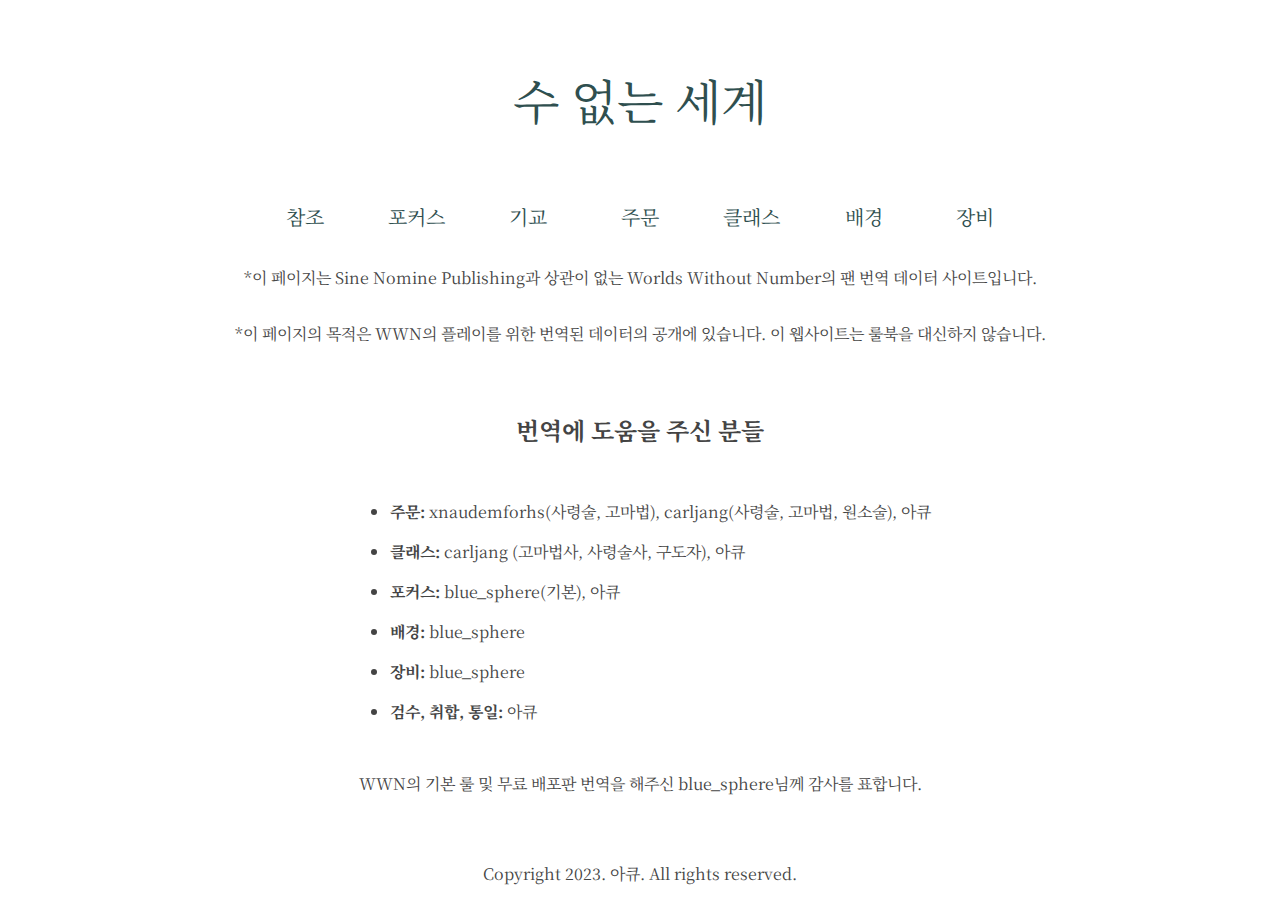
<file: index.html>
<!DOCTYPE html>
<html lang="en">
<head>
    <link rel="stylesheet" href="style.css">
    <meta charset="UTF-8">
    <meta http-equiv='cache-control' content='no-cache'> 
    <meta http-equiv='expires' content='0'> 
    <meta http-equiv='pragma' content='no-cache'>
    <title>Worlds Without Number</title>
    <script src="https://ajax.googleapis.com/ajax/libs/jquery/2.1.3/jquery.min.js"></script>
    <script>
        $(function(){
            $("#header").load("header.html");
            $("#footer").load("footer.html");
        });
    </script>
</head>
<body>
<div id="header"></div>
<p>*이 페이지는 Sine Nomine Publishing과 상관이 없는 Worlds Without Number의 팬 번역 데이터 사이트입니다.</p>
<p>*이 페이지의 목적은 WWN의 플레이를 위한 번역된 데이터의 공개에 있습니다. 이 웹사이트는 룰북을 대신하지 않습니다.</p>
<h2>번역에 도움을 주신 분들</h2>
<ul>
    <li><p><b>주문:</b> xnaudemforhs(사령술, 고마법), carljang(사령술, 고마법, 원소술), 아큐</p></li>
    <li><p><b>클래스:</b> carljang (고마법사, 사령술사, 구도자), 아큐</li></p>
    <li><p><b>포커스:</b> blue_sphere(기본), 아큐 </li></p>
    <li><p><b>배경:</b> blue_sphere</li></p>
    <li><p><b>장비:</b> blue_sphere</li></p>
    <li><p><b>검수, 취합, 통일:</b> 아큐</p></li>
</ul>
<p>WWN의 기본 룰 및 무료 배포판 번역을 해주신 blue_sphere님께 감사를 표합니다.</p>
<div id="footer"></div>
</body>
</html>
</file>
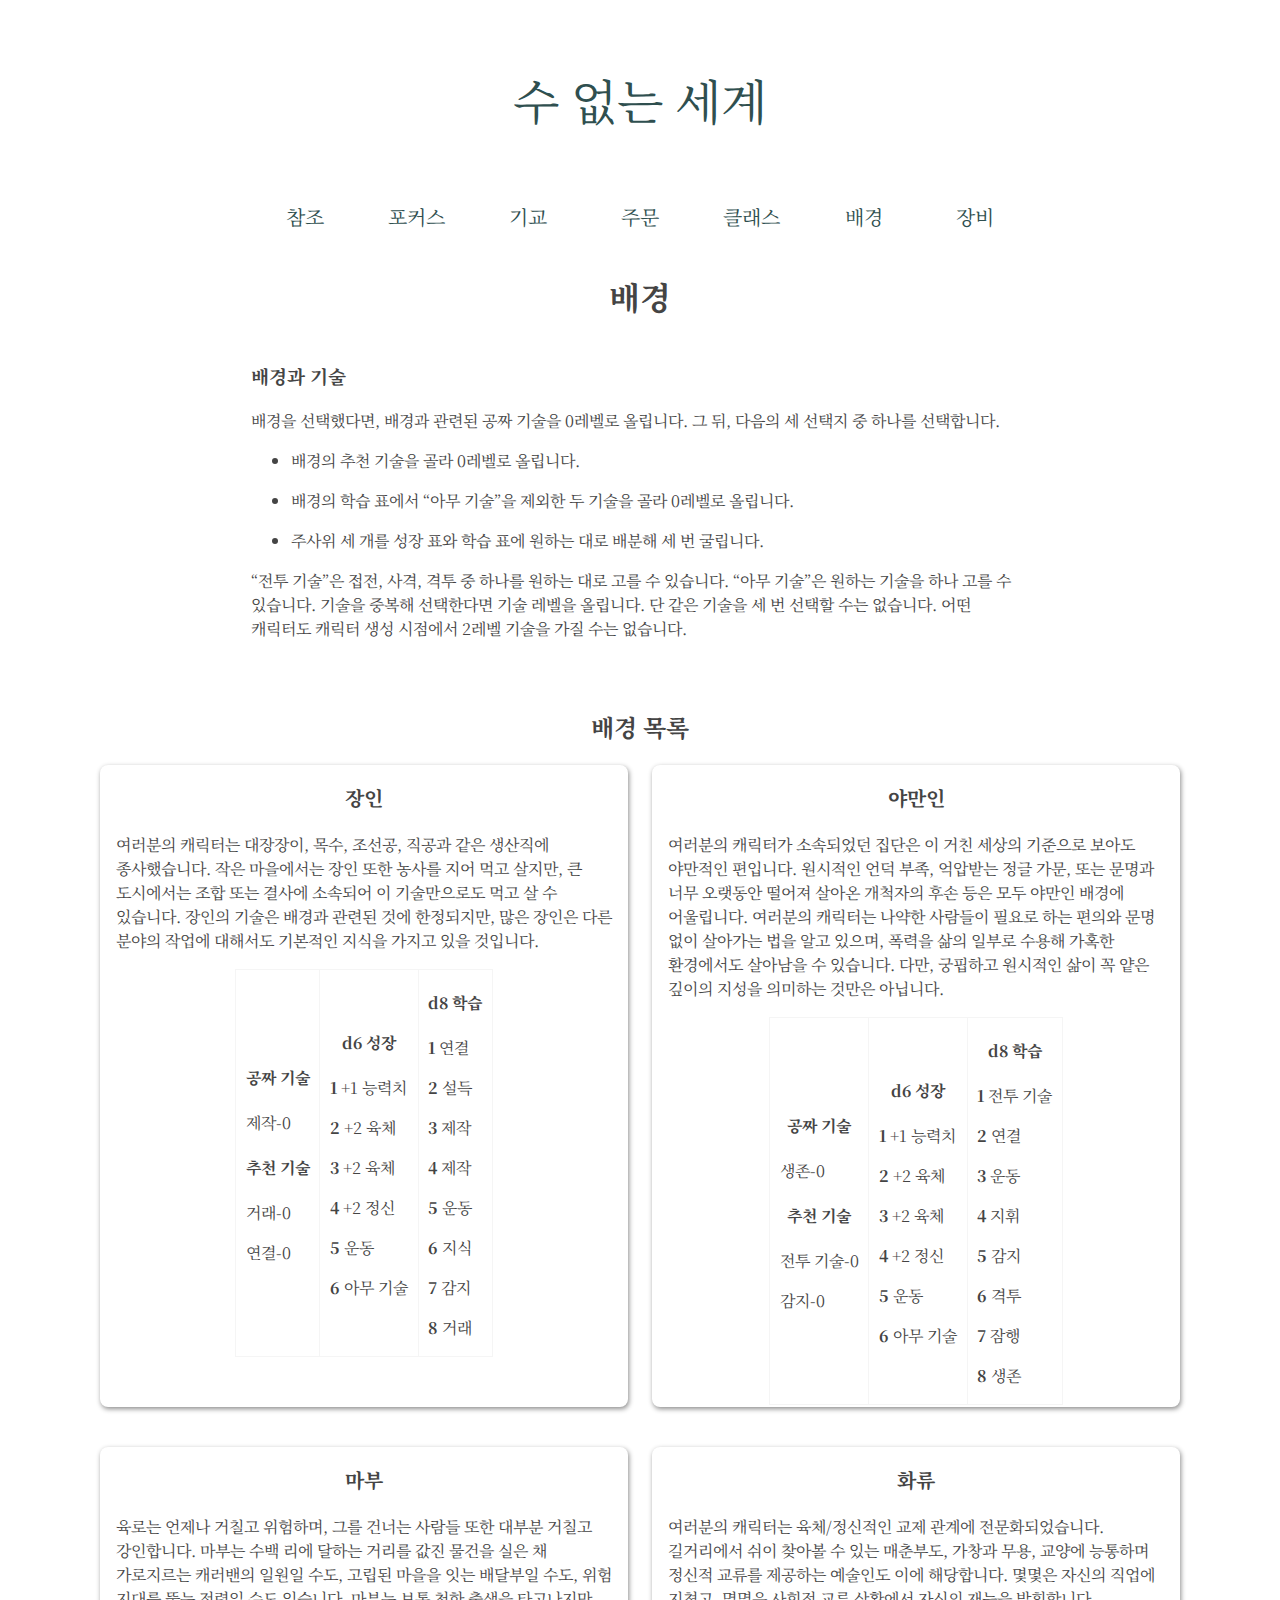
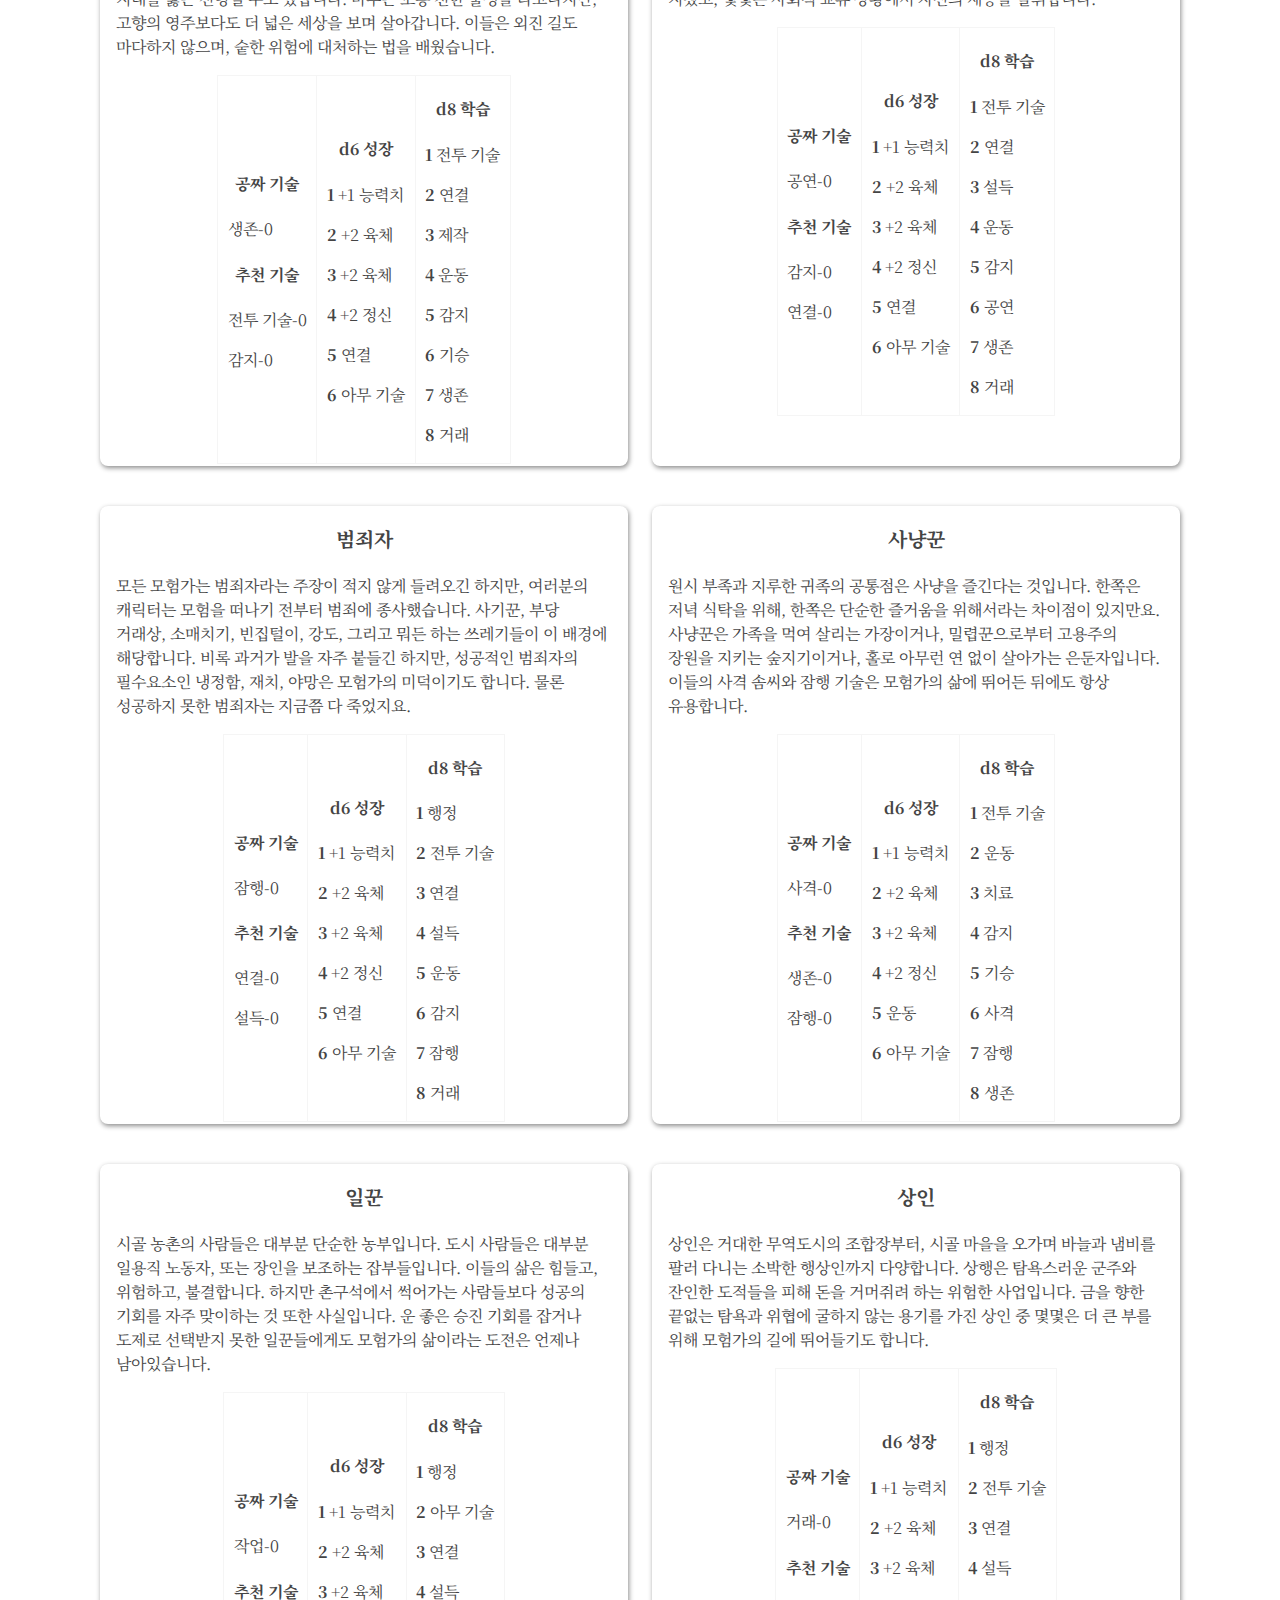
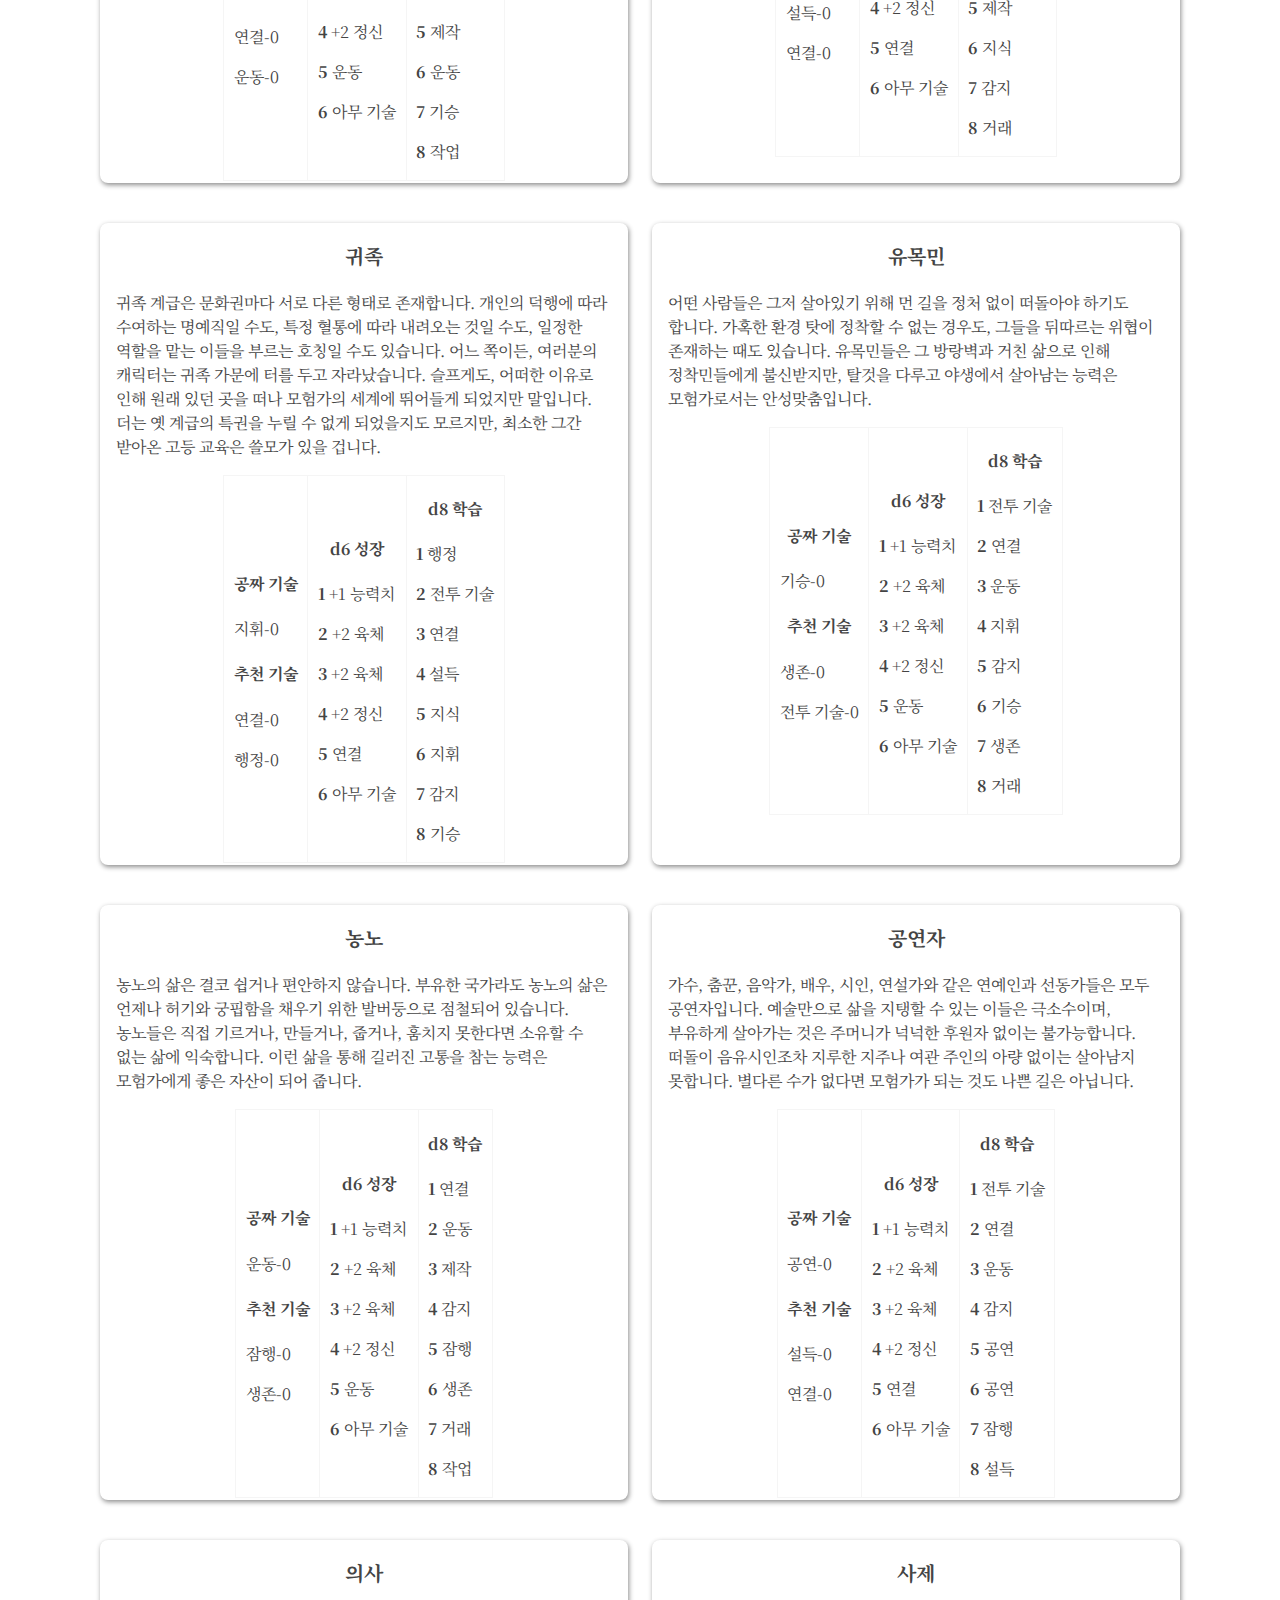
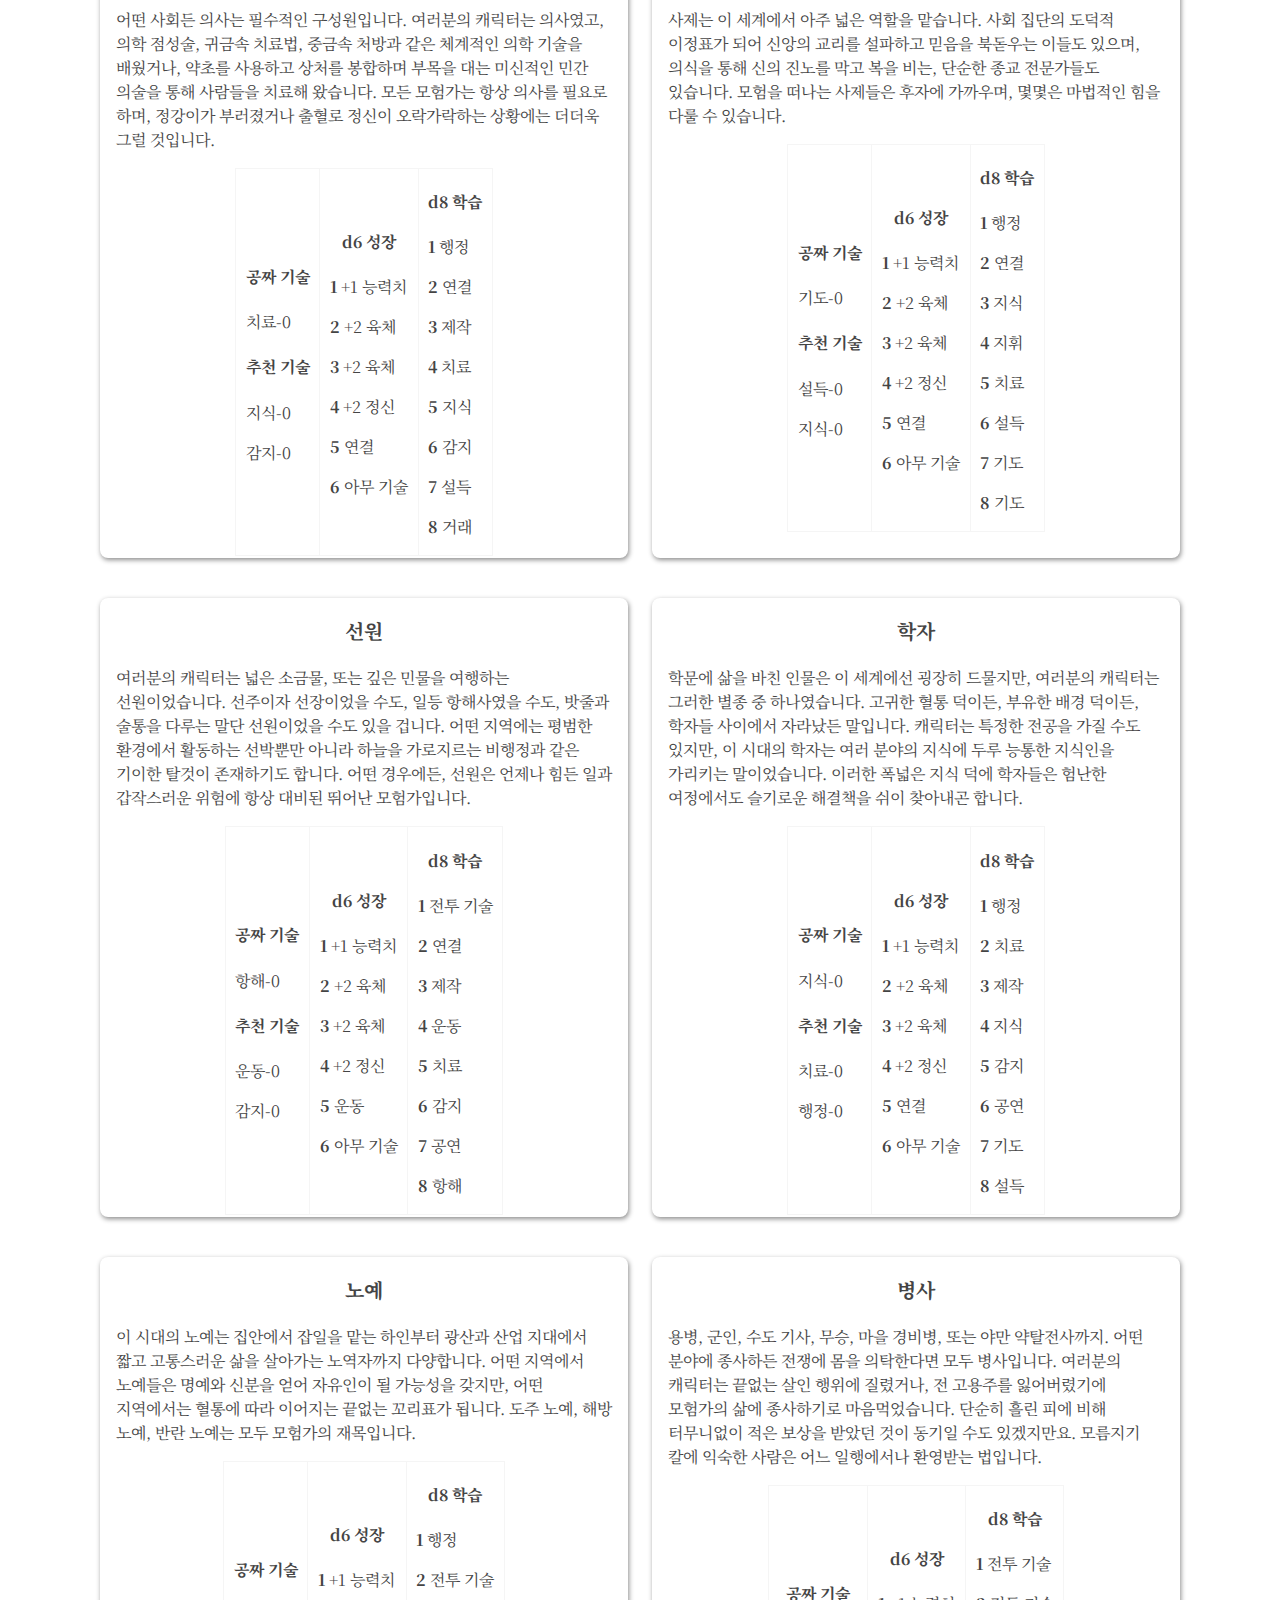
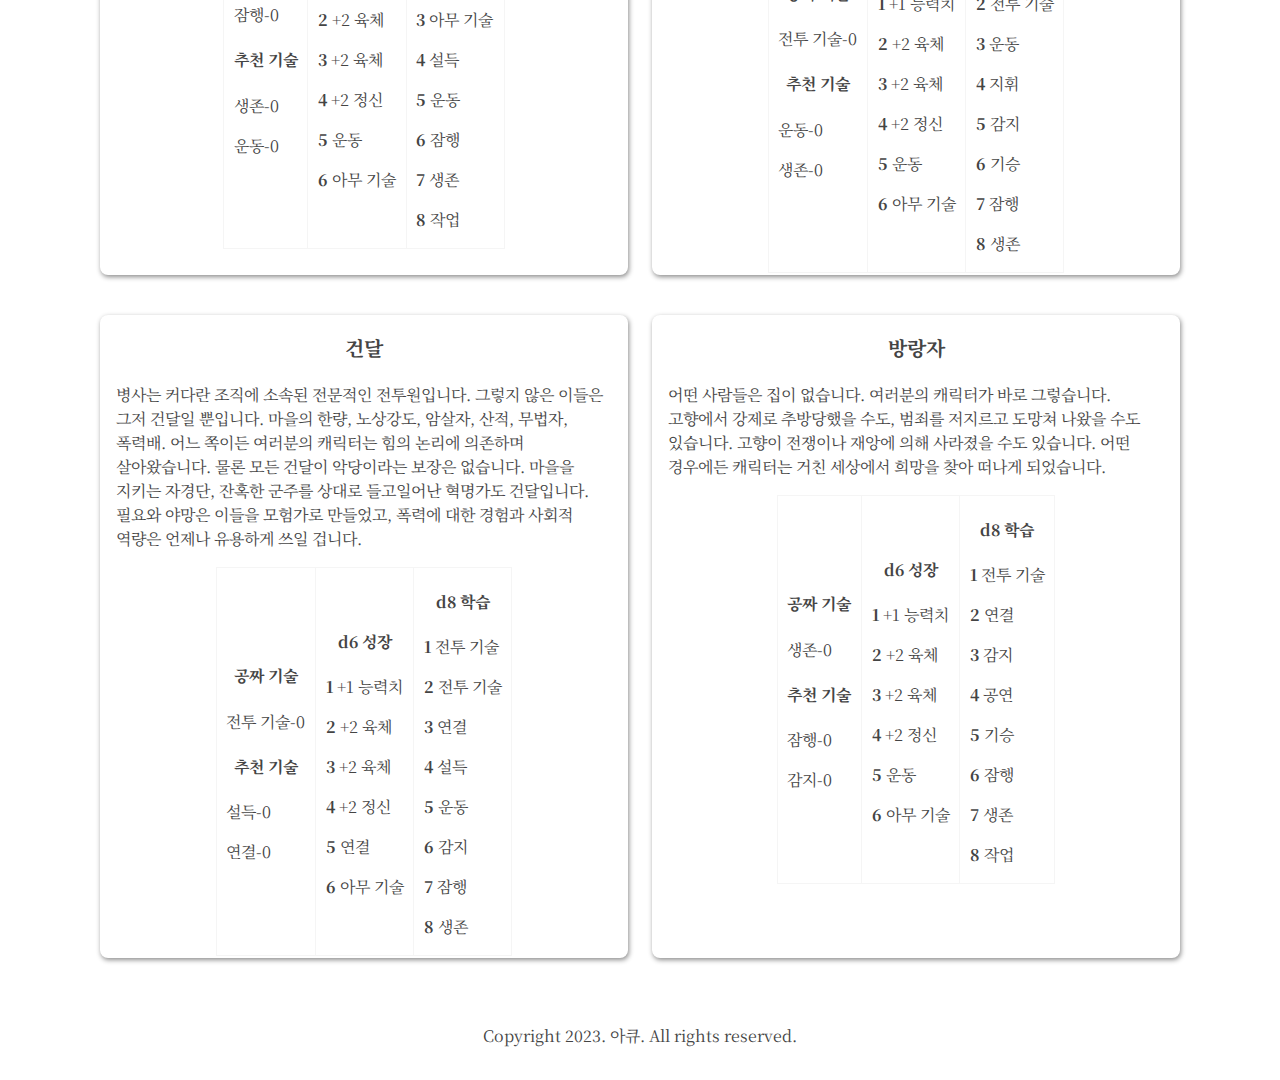
<file: backgrounds.html>
<!DOCTYPE html>
<html lang="en">
<head>
    <link rel="stylesheet" href="style.css">
    <meta charset="UTF-8">
    <title>WWN-Backgrounds</title>
    <script src="https://ajax.googleapis.com/ajax/libs/jquery/2.1.3/jquery.min.js"></script>
    <script>
        $(function(){
            $("#header").load("header.html");
            $("#footer").load("footer.html");
        });
    </script>
</head>
<body>
<div id="header"></div>
<h1>배경</h1>
<div class="listing">
    <h3>배경과 기술</h3>
    <p>배경을 선택했다면, 배경과 관련된 공짜 기술을 0레벨로 올립니다. 그 뒤, 다음의 세 선택지 중 하나를 선택합니다.</p>
    <ul>
        <li><p>배경의 추천 기술을 골라 0레벨로 올립니다.</p></li>
        <li><p>배경의 학습 표에서 “아무 기술”을 제외한 두 기술을 골라 0레벨로 올립니다.</p></li>
        <li><p>주사위 세 개를 성장 표와 학습 표에 원하는 대로 배분해 세 번 굴립니다.</p></li>
    </ul>
    <p>
        “전투 기술”은 접전, 사격, 격투 중 하나를 원하는 대로 고를 수 있습니다. 
        “아무 기술”은 원하는 기술을 하나 고를 수 있습니다. 기술을 중복해 선택한다면 기술 레벨을 올립니다. 
        단 같은 기술을 세 번 선택할 수는 없습니다. 어떤 캐릭터도 캐릭터 생성 시점에서 2레벨 기술을 가질 수는 없습니다. 
    </p>
</div>
<h2>배경 목록</h2>
<ul class="card-wrapper-2">
    <li class="card">
        <h3>장인</h3>
        <p>
            여러분의 캐릭터는 대장장이, 목수, 조선공, 직공과 같은 생산직에 종사했습니다. 
            작은 마을에서는 장인 또한 농사를 지어 먹고 살지만, 큰 도시에서는 조합 또는 결사에 소속되어 이 기술만으로도 먹고 살 수 있습니다. 
            장인의 기술은 배경과 관련된 것에 한정되지만, 많은 장인은 다른 분야의 작업에 대해서도 기본적인 지식을 가지고 있을 것입니다.
        </p>
        <table>
            <tr>
                <td rowspan="9" class="colcenter">
                    <h4>공짜 기술</h4>
                    <p>제작-0</p>
                    <h4>추천 기술</h4>
                    <p>거래-0</p>
                    <p>연결-0</p>
                </td>
                <td rowspan="9" class="colcenter">
                    <h4> d6 성장 </h4>
                    <p><b>1</b> +1 능력치</p>
                    <p><b>2</b> +2 육체</p>
                    <p><b>3</b> +2 육체</p>
                    <p><b>4</b> +2 정신</p>
                    <p><b>5</b> 운동</p>
                    <p><b>6</b> 아무 기술</p>
                </td>
                <td rowspan="9" class="colcenter">
                    <h4> d8 학습</h4>
                    <p><b>1</b> 연결</p>
                    <p><b>2</b> 설득</p>
                    <p><b>3</b> 제작</p>
                    <p><b>4</b> 제작</p>
                    <p><b>5</b> 운동</p>
                    <p><b>6</b> 지식</p>
                    <p><b>7</b> 감지</p>
                    <p><b>8</b> 거래</p>
                </td>
            </tr>
        </table>
    </li>

    <li class="card">
        <h3>야만인</h3>
        <p>
            여러분의 캐릭터가 소속되었던 집단은 이 거친 세상의 기준으로 보아도 야만적인 편입니다. 원시적인 언덕 부족, 억압받는 정글 가문, 또는 문명과 너무 오랫동안 떨어져 살아온 개척자의 후손 등은 모두 야만인 배경에 어울립니다. 여러분의 캐릭터는 나약한 사람들이 필요로 하는 편의와 문명 없이 살아가는 법을 알고 있으며, 폭력을 삶의 일부로 수용해 가혹한 환경에서도 살아남을 수 있습니다. 다만, 궁핍하고 원시적인 삶이 꼭 얕은 깊이의 지성을 의미하는 것만은 아닙니다.
        </p>
        <table>
            <tr>
                <td rowspan="9" class="colcenter">
                    <h4>공짜 기술</h4>
                    <p>생존-0</p>
                    <h4>추천 기술</h4>
                    <p>전투 기술-0</p>
                    <p>감지-0</p>
                </td>
                <td rowspan="9" class="colcenter">
                    <h4> d6 성장 </h4>
                    <p><b>1</b> +1 능력치</p>
                    <p><b>2</b> +2 육체</p>
                    <p><b>3</b> +2 육체</p>
                    <p><b>4</b> +2 정신</p>
                    <p><b>5</b> 운동</p>
                    <p><b>6</b> 아무 기술</p>
                </td>
                <td rowspan="9" class="colcenter">
                    <h4> d8 학습</h4>
                    <p><b>1</b> 전투 기술</p>
                    <p><b>2</b> 연결</p>
                    <p><b>3</b> 운동</p>
                    <p><b>4</b> 지휘</p>
                    <p><b>5</b> 감지</p>
                    <p><b>6</b> 격투</p>
                    <p><b>7</b> 잠행</p>
                    <p><b>8</b> 생존</p>
                </td>
            </tr>
        </table>
    </li>

    <li class="card">
        <h3>마부</h3>
        <p>
            육로는 언제나 거칠고 위험하며, 그를 건너는 사람들 또한 대부분 거칠고 강인합니다. 마부는 수백 리에 달하는 거리를 값진 물건을 실은 채 가로지르는 캐러밴의 일원일 수도, 고립된 마을을 잇는 배달부일 수도, 위험 지대를 뚫는 전령일 수도 있습니다. 마부는 보통 천한 출생을 타고나지만, 고향의 영주보다도 더 넓은 세상을 보며 살아갑니다. 이들은 외진 길도 마다하지 않으며, 숱한 위험에 대처하는 법을 배웠습니다.
        </p>

        <table>
            <tr>
                <td rowspan="9" class="colcenter">
                    <h4>공짜 기술</h4>
                    <p>생존-0</p>
                    <h4>추천 기술</h4>
                    <p>전투 기술-0</p>
                    <p>감지-0</p>
                </td>
                <td rowspan="9" class="colcenter">
                    <h4> d6 성장 </h4>
                    <p><b>1</b> +1 능력치</p>
                    <p><b>2</b> +2 육체</p>
                    <p><b>3</b> +2 육체</p>
                    <p><b>4</b> +2 정신</p>
                    <p><b>5</b> 연결</p>
                    <p><b>6</b> 아무 기술</p>
                </td>
                <td rowspan="9" class="colcenter">
                    <h4> d8 학습</h4>
                    <p><b>1</b> 전투 기술</p>
                    <p><b>2</b> 연결</p>
                    <p><b>3</b> 제작</p>
                    <p><b>4</b> 운동</p>
                    <p><b>5</b> 감지</p>
                    <p><b>6</b> 기승</p>
                    <p><b>7</b> 생존</p>
                    <p><b>8</b> 거래</p>
                </td>
            </tr>
        </table>
    </li>

    <li class="card">
        <h3>화류</h3>
        <p>
            여러분의 캐릭터는 육체/정신적인 교제 관계에 전문화되었습니다. 길거리에서 쉬이 찾아볼 수 있는 매춘부도, 가창과 무용, 교양에 능통하며 정신적 교류를 제공하는 예술인도 이에 해당합니다. 몇몇은 자신의 직업에 지쳤고, 몇몇은 사회적 교류 상황에서 자신의 재능을 발휘합니다.
        </p>
        <table>
            <tr>
                <td rowspan="9" class="colcenter">
                    <h4>공짜 기술</h4>
                    <p>공연-0</p>
                    <h4>추천 기술</h4>
                    <p>감지-0</p>
                    <p>연결-0</p>
                </td>
                <td rowspan="9" class="colcenter">
                    <h4> d6 성장 </h4>
                    <p><b>1</b> +1 능력치</p>
                    <p><b>2</b> +2 육체</p>
                    <p><b>3</b> +2 육체</p>
                    <p><b>4</b> +2 정신</p>
                    <p><b>5</b> 연결</p>
                    <p><b>6</b> 아무 기술</p>
                </td>
                <td rowspan="9" class="colcenter">
                    <h4> d8 학습</h4>
                    <p><b>1</b> 전투 기술</p>
                    <p><b>2</b> 연결</p>
                    <p><b>3</b> 설득</p>
                    <p><b>4</b> 운동</p>
                    <p><b>5</b> 감지</p>
                    <p><b>6</b> 공연</p>
                    <p><b>7</b> 생존</p>
                    <p><b>8</b> 거래</p>
                </td>
            </tr>
        </table>
    </li>

    <li class="card">
        <h3>범죄자</h3>
        <p>
            모든 모험가는 범죄자라는 주장이 적지 않게 들려오긴 하지만, 여러분의 캐릭터는 모험을 떠나기 전부터 범죄에 종사했습니다. 사기꾼, 부당 거래상, 소매치기, 빈집털이, 강도, 그리고 뭐든 하는 쓰레기들이 이 배경에 해당합니다. 비록 과거가 발을 자주 붙들긴 하지만, 성공적인 범죄자의 필수요소인 냉정함, 재치, 야망은 모험가의 미덕이기도 합니다. 물론 성공하지 못한 범죄자는 지금쯤 다 죽었지요.
        </p>
        <table>
            <tr>
                <td rowspan="9" class="colcenter">
                    <h4>공짜 기술</h4>
                    <p>잠행-0</p>
                    <h4>추천 기술</h4>
                    <p>연결-0</p>
                    <p>설득-0</p>
                </td>
                <td rowspan="9" class="colcenter">
                    <h4> d6 성장 </h4>
                    <p><b>1</b> +1 능력치</p>
                    <p><b>2</b> +2 육체</p>
                    <p><b>3</b> +2 육체</p>
                    <p><b>4</b> +2 정신</p>
                    <p><b>5</b> 연결</p>
                    <p><b>6</b> 아무 기술</p>
                </td>
                <td rowspan="9" class="colcenter">
                    <h4> d8 학습</h4>
                    <p><b>1</b> 행정</p>
                    <p><b>2</b> 전투 기술</p>
                    <p><b>3</b> 연결</p>
                    <p><b>4</b> 설득</p>
                    <p><b>5</b> 운동</p>
                    <p><b>6</b> 감지</p>
                    <p><b>7</b> 잠행</p>
                    <p><b>8</b> 거래</p>
                </td>
            </tr>
        </table>
    </li>

    <li class="card">
        <h3>사냥꾼</h3>
        <p>
            원시 부족과 지루한 귀족의 공통점은 사냥을 즐긴다는 것입니다. 한쪽은 저녁 식탁을 위해, 한쪽은 단순한 즐거움을 위해서라는 차이점이 있지만요. 사냥꾼은 가족을 먹여 살리는 가장이거나, 밀렵꾼으로부터 고용주의 장원을 지키는 숲지기이거나, 홀로 아무런 연 없이 살아가는 은둔자입니다. 이들의 사격 솜씨와 잠행 기술은 모험가의 삶에 뛰어든 뒤에도 항상 유용합니다.
        </p>
        <table>
            <tr>
                <td rowspan="9" class="colcenter">
                    <h4>공짜 기술</h4>
                    <p>사격-0</p>
                    <h4>추천 기술</h4>
                    <p>생존-0</p>
                    <p>잠행-0</p>
                </td>
                <td rowspan="9" class="colcenter">
                    <h4> d6 성장 </h4>
                    <p><b>1</b> +1 능력치</p>
                    <p><b>2</b> +2 육체</p>
                    <p><b>3</b> +2 육체</p>
                    <p><b>4</b> +2 정신</p>
                    <p><b>5</b> 운동</p>
                    <p><b>6</b> 아무 기술</p>
                </td>
                <td rowspan="9" class="colcenter">
                    <h4> d8 학습</h4>
                    <p><b>1</b> 전투 기술</p>
                    <p><b>2</b> 운동</p>
                    <p><b>3</b> 치료</p>
                    <p><b>4</b> 감지</p>
                    <p><b>5</b> 기승</p>
                    <p><b>6</b> 사격</p>
                    <p><b>7</b> 잠행</p>
                    <p><b>8</b> 생존</p>
                </td>
            </tr>
        </table>
    </li>

    <li class="card">
        <h3>일꾼</h3>
        <p>
            시골 농촌의 사람들은 대부분 단순한 농부입니다. 도시 사람들은 대부분 일용직 노동자, 또는 장인을 보조하는 잡부들입니다. 이들의 삶은 힘들고, 위험하고, 불결합니다. 하지만 촌구석에서 썩어가는 사람들보다 성공의 기회를 자주 맞이하는 것 또한 사실입니다. 운 좋은 승진 기회를 잡거나 도제로 선택받지 못한 일꾼들에게도 모험가의 삶이라는 도전은 언제나 남아있습니다.
        </p>
        <table>
            <tr>
                <td rowspan="9" class="colcenter">
                    <h4>공짜 기술</h4>
                    <p>작업-0</p>
                    <h4>추천 기술</h4>
                    <p>연결-0</p>
                    <p>운동-0</p>
                </td>
                <td rowspan="9" class="colcenter">
                    <h4> d6 성장 </h4>
                    <p><b>1</b> +1 능력치</p>
                    <p><b>2</b> +2 육체</p>
                    <p><b>3</b> +2 육체</p>
                    <p><b>4</b> +2 정신</p>
                    <p><b>5</b> 운동</p>
                    <p><b>6</b> 아무 기술</p>
                </td>
                <td rowspan="9" class="colcenter">
                    <h4> d8 학습</h4>
                    <p><b>1</b> 행정</p>
                    <p><b>2</b> 아무 기술</p>
                    <p><b>3</b> 연결</p>
                    <p><b>4</b> 설득</p>
                    <p><b>5</b> 제작</p>
                    <p><b>6</b> 운동</p>
                    <p><b>7</b> 기승</p>
                    <p><b>8</b> 작업</p>
                </td>
            </tr>
        </table>
    </li>

    <li class="card">
        <h3>상인</h3>
        <p>
            상인은 거대한 무역도시의 조합장부터, 시골 마을을 오가며 바늘과 냄비를 팔러 다니는 소박한 행상인까지 다양합니다. 상행은 탐욕스러운 군주와 잔인한 도적들을 피해 돈을 거머쥐려 하는 위험한 사업입니다. 금을 향한 끝없는 탐욕과 위협에 굴하지 않는 용기를 가진 상인 중 몇몇은 더 큰 부를 위해 모험가의 길에 뛰어들기도 합니다.
        </p>
        <table>
            <tr>
                <td rowspan="9" class="colcenter">
                    <h4>공짜 기술</h4>
                    <p>거래-0</p>
                    <h4>추천 기술</h4>
                    <p>설득-0</p>
                    <p>연결-0</p>
                </td>
                <td rowspan="9" class="colcenter">
                    <h4> d6 성장 </h4>
                    <p><b>1</b> +1 능력치</p>
                    <p><b>2</b> +2 육체</p>
                    <p><b>3</b> +2 육체</p>
                    <p><b>4</b> +2 정신</p>
                    <p><b>5</b> 연결</p>
                    <p><b>6</b> 아무 기술</p>
                </td>
                <td rowspan="9" class="colcenter">
                    <h4> d8 학습</h4>
                    <p><b>1</b> 행정</p>
                    <p><b>2</b> 전투 기술</p>
                    <p><b>3</b> 연결</p>
                    <p><b>4</b> 설득</p>
                    <p><b>5</b> 제작</p>
                    <p><b>6</b> 지식</p>
                    <p><b>7</b> 감지</p>
                    <p><b>8</b> 거래</p>
                </td>
            </tr>
        </table>
    </li>

    <li class="card">
        <h3>귀족</h3>
        <p>
            귀족 계급은 문화권마다 서로 다른 형태로 존재합니다. 개인의 덕행에 따라 수여하는 명예직일 수도, 특정 혈통에 따라 내려오는 것일 수도, 일정한 역할을 맡는 이들을 부르는 호칭일 수도 있습니다. 어느 쪽이든, 여러분의 캐릭터는 귀족 가문에 터를 두고 자라났습니다. 슬프게도, 어떠한 이유로 인해 원래 있던 곳을 떠나 모험가의 세계에 뛰어들게 되었지만 말입니다. 더는 옛 계급의 특권을 누릴 수 없게 되었을지도 모르지만, 최소한 그간 받아온 고등 교육은 쓸모가 있을 겁니다.
        </p>
        <table>
            <tr>
                <td rowspan="9" class="colcenter">
                    <h4>공짜 기술</h4>
                    <p>지휘-0</p>
                    <h4>추천 기술</h4>
                    <p>연결-0</p>
                    <p>행정-0</p>
                </td>
                <td rowspan="9" class="colcenter">
                    <h4> d6 성장 </h4>
                    <p><b>1</b> +1 능력치</p>
                    <p><b>2</b> +2 육체</p>
                    <p><b>3</b> +2 육체</p>
                    <p><b>4</b> +2 정신</p>
                    <p><b>5</b> 연결</p>
                    <p><b>6</b> 아무 기술</p>
                </td>
                <td rowspan="9" class="colcenter">
                    <h4> d8 학습</h4>
                    <p><b>1</b> 행정</p>
                    <p><b>2</b> 전투 기술</p>
                    <p><b>3</b> 연결</p>
                    <p><b>4</b> 설득</p>
                    <p><b>5</b> 지식</p>
                    <p><b>6</b> 지휘</p>
                    <p><b>7</b> 감지</p>
                    <p><b>8</b> 기승</p>
                </td>
            </tr>
        </table>
    </li>

    <li class="card">
        <h3>유목민</h3>
        <p>
            어떤 사람들은 그저 살아있기 위해 먼 길을 정처 없이 떠돌아야 하기도 합니다. 가혹한 환경 탓에 정착할 수 없는 경우도, 그들을 뒤따르는 위협이 존재하는 때도 있습니다. 유목민들은 그 방랑벽과 거친 삶으로 인해 정착민들에게 불신받지만, 탈것을 다루고 야생에서 살아남는 능력은 모험가로서는 안성맞춤입니다.
        </p>
        <table>
            <tr>
                <td rowspan="9" class="colcenter">
                    <h4>공짜 기술</h4>
                    <p>기승-0</p>
                    <h4>추천 기술</h4>
                    <p>생존-0</p>
                    <p>전투 기술-0</p>
                </td>
                <td rowspan="9" class="colcenter">
                    <h4> d6 성장 </h4>
                    <p><b>1</b> +1 능력치</p>
                    <p><b>2</b> +2 육체</p>
                    <p><b>3</b> +2 육체</p>
                    <p><b>4</b> +2 정신</p>
                    <p><b>5</b> 운동</p>
                    <p><b>6</b> 아무 기술</p>
                </td>
                <td rowspan="9" class="colcenter">
                    <h4> d8 학습</h4>
                    <p><b>1</b> 전투 기술</p>
                    <p><b>2</b> 연결</p>
                    <p><b>3</b> 운동</p>
                    <p><b>4</b> 지휘</p>
                    <p><b>5</b> 감지</p>
                    <p><b>6</b> 기승</p>
                    <p><b>7</b> 생존</p>
                    <p><b>8</b> 거래</p>
                </td>
            </tr>
        </table>
    </li>
    
    <li class="card">
        <h3>농노</h3>
        <p>
            농노의 삶은 결코 쉽거나 편안하지 않습니다. 부유한 국가라도 농노의 삶은 언제나 허기와 궁핍함을 채우기 위한 발버둥으로 점철되어 있습니다. 농노들은 직접 기르거나, 만들거나, 줍거나, 훔치지 못한다면 소유할 수 없는 삶에 익숙합니다. 이런 삶을 통해 길러진 고통을 참는 능력은 모험가에게 좋은 자산이 되어 줍니다.
        </p>
        <table>
            <tr>
                <td rowspan="9" class="colcenter">
                    <h4>공짜 기술</h4>
                    <p>운동-0</p>
                    <h4>추천 기술</h4>
                    <p>잠행-0</p>
                    <p>생존-0</p>
                </td>
                <td rowspan="9" class="colcenter">
                    <h4> d6 성장 </h4>
                    <p><b>1</b> +1 능력치</p>
                    <p><b>2</b> +2 육체</p>
                    <p><b>3</b> +2 육체</p>
                    <p><b>4</b> +2 정신</p>
                    <p><b>5</b> 운동</p>
                    <p><b>6</b> 아무 기술</p>
                </td>
                <td rowspan="9" class="colcenter">
                    <h4> d8 학습</h4>
                    <p><b>1</b> 연결</p>
                    <p><b>2</b> 운동</p>
                    <p><b>3</b> 제작</p>
                    <p><b>4</b> 감지</p>
                    <p><b>5</b> 잠행</p>
                    <p><b>6</b> 생존</p>
                    <p><b>7</b> 거래</p>
                    <p><b>8</b> 작업</p>
                </td>
            </tr>
        </table>
    </li>

    <li class="card">
        <h3>공연자</h3>
        <p>
            가수, 춤꾼, 음악가, 배우, 시인, 연설가와 같은 연예인과 선동가들은 모두 공연자입니다. 예술만으로 삶을 지탱할 수 있는 이들은 극소수이며, 부유하게 살아가는 것은 주머니가 넉넉한 후원자 없이는 불가능합니다. 떠돌이 음유시인조차 지루한 지주나 여관 주인의 아량 없이는 살아남지 못합니다. 별다른 수가 없다면 모험가가 되는 것도 나쁜 길은 아닙니다.
        </p>
        <table>
            <tr>
                <td rowspan="9" class="colcenter">
                    <h4>공짜 기술</h4>
                    <p>공연-0</p>
                    <h4>추천 기술</h4>
                    <p>설득-0</p>
                    <p>연결-0</p>
                </td>
                <td rowspan="9" class="colcenter">
                    <h4> d6 성장 </h4>
                    <p><b>1</b> +1 능력치</p>
                    <p><b>2</b> +2 육체</p>
                    <p><b>3</b> +2 육체</p>
                    <p><b>4</b> +2 정신</p>
                    <p><b>5</b> 연결</p>
                    <p><b>6</b> 아무 기술</p>
                </td>
                <td rowspan="9" class="colcenter">
                    <h4> d8 학습</h4>
                    <p><b>1</b> 전투 기술</p>
                    <p><b>2</b> 연결</p>
                    <p><b>3</b> 운동</p>
                    <p><b>4</b> 감지</p>
                    <p><b>5</b> 공연</p>
                    <p><b>6</b> 공연</p>
                    <p><b>7</b> 잠행</p>
                    <p><b>8</b> 설득</p>
                </td>
            </tr>
        </table>
    </li>

    <li class="card">
        <h3>의사</h3>
        <p>
            어떤 사회든 의사는 필수적인 구성원입니다. 여러분의 캐릭터는 의사였고, 의학 점성술, 귀금속 치료법, 중금속 처방과 같은 체계적인 의학 기술을 배웠거나, 약초를 사용하고 상처를 봉합하며 부목을 대는 미신적인 민간 의술을 통해 사람들을 치료해 왔습니다. 모든 모험가는 항상 의사를 필요로 하며, 정강이가 부러졌거나 출혈로 정신이 오락가락하는 상황에는 더더욱 그럴 것입니다.
        </p>
        <table>
            <tr>
                <td rowspan="9" class="colcenter">
                    <h4>공짜 기술</h4>
                    <p>치료-0</p>
                    <h4>추천 기술</h4>
                    <p>지식-0</p>
                    <p>감지-0</p>
                </td>
                <td rowspan="9" class="colcenter">
                    <h4> d6 성장 </h4>
                    <p><b>1</b> +1 능력치</p>
                    <p><b>2</b> +2 육체</p>
                    <p><b>3</b> +2 육체</p>
                    <p><b>4</b> +2 정신</p>
                    <p><b>5</b> 연결</p>
                    <p><b>6</b> 아무 기술</p>
                </td>
                <td rowspan="9" class="colcenter">
                    <h4> d8 학습</h4>
                    <p><b>1</b> 행정</p>
                    <p><b>2</b> 연결</p>
                    <p><b>3</b> 제작</p>
                    <p><b>4</b> 치료</p>
                    <p><b>5</b> 지식</p>
                    <p><b>6</b> 감지</p>
                    <p><b>7</b> 설득</p>
                    <p><b>8</b> 거래</p>
                </td>
            </tr>
        </table>
    </li>

    <li class="card">
        <h3>사제</h3>
        <p>
            사제는 이 세계에서 아주 넓은 역할을 맡습니다. 사회 집단의 도덕적 이정표가 되어 신앙의 교리를 설파하고 믿음을 북돋우는 이들도 있으며, 의식을 통해 신의 진노를 막고 복을 비는, 단순한 종교 전문가들도 있습니다. 모험을 떠나는 사제들은 후자에 가까우며, 몇몇은 마법적인 힘을 다룰 수 있습니다.
        </p>
        <table>
            <tr>
                <td rowspan="9" class="colcenter">
                    <h4>공짜 기술</h4>
                    <p>기도-0</p>
                    <h4>추천 기술</h4>
                    <p>설득-0</p>
                    <p>지식-0</p>
                </td>
                <td rowspan="9" class="colcenter">
                    <h4> d6 성장 </h4>
                    <p><b>1</b> +1 능력치</p>
                    <p><b>2</b> +2 육체</p>
                    <p><b>3</b> +2 육체</p>
                    <p><b>4</b> +2 정신</p>
                    <p><b>5</b> 연결</p>
                    <p><b>6</b> 아무 기술</p>
                </td>
                <td rowspan="9" class="colcenter">
                    <h4> d8 학습</h4>
                    <p><b>1</b> 행정</p>
                    <p><b>2</b> 연결</p>
                    <p><b>3</b> 지식</p>
                    <p><b>4</b> 지휘</p>
                    <p><b>5</b> 치료</p>
                    <p><b>6</b> 설득</p>
                    <p><b>7</b> 기도</p>
                    <p><b>8</b> 기도</p>
                </td>
            </tr>
        </table>
    </li>

    <li class="card">
        <h3>선원</h3>
        <p>
            여러분의 캐릭터는 넓은 소금물, 또는 깊은 민물을 여행하는 선원이었습니다. 선주이자 선장이었을 수도, 일등 항해사였을 수도, 밧줄과 술통을 다루는 말단 선원이었을 수도 있을 겁니다. 어떤 지역에는 평범한 환경에서 활동하는 선박뿐만 아니라 하늘을 가로지르는 비행정과 같은 기이한 탈것이 존재하기도 합니다. 어떤 경우에든, 선원은 언제나 힘든 일과 갑작스러운 위험에 항상 대비된 뛰어난 모험가입니다.
        </p>
        <table>
            <tr>
                <td rowspan="9" class="colcenter">
                    <h4>공짜 기술</h4>
                    <p>항해-0</p>
                    <h4>추천 기술</h4>
                    <p>운동-0</p>
                    <p>감지-0</p>
                </td>
                <td rowspan="9" class="colcenter">
                    <h4> d6 성장 </h4>
                    <p><b>1</b> +1 능력치</p>
                    <p><b>2</b> +2 육체</p>
                    <p><b>3</b> +2 육체</p>
                    <p><b>4</b> +2 정신</p>
                    <p><b>5</b> 운동</p>
                    <p><b>6</b> 아무 기술</p>
                </td>
                <td rowspan="9" class="colcenter">
                    <h4> d8 학습</h4>
                    <p><b>1</b> 전투 기술</p>
                    <p><b>2</b> 연결</p>
                    <p><b>3</b> 제작</p>
                    <p><b>4</b> 운동</p>
                    <p><b>5</b> 치료</p>
                    <p><b>6</b> 감지</p>
                    <p><b>7</b> 공연</p>
                    <p><b>8</b> 항해</p>
                </td>
            </tr>
        </table>
    </li>

    <li class="card">
        <h3>학자</h3>
        <p>
            학문에 삶을 바친 인물은 이 세계에선 굉장히 드물지만, 여러분의 캐릭터는 그러한 별종 중 하나였습니다. 고귀한 혈통 덕이든, 부유한 배경 덕이든, 학자들 사이에서 자라났든 말입니다. 캐릭터는 특정한 전공을 가질 수도 있지만, 이 시대의 학자는 여러 분야의 지식에 두루 능통한 지식인을 가리키는 말이었습니다. 이러한 폭넓은 지식 덕에 학자들은 험난한 여정에서도 슬기로운 해결책을 쉬이 찾아내곤 합니다.
        </p>
        <table>
            <tr>
                <td rowspan="9" class="colcenter">
                    <h4>공짜 기술</h4>
                    <p>지식-0</p>
                    <h4>추천 기술</h4>
                    <p>치료-0</p>
                    <p>행정-0</p>
                </td>
                <td rowspan="9" class="colcenter">
                    <h4> d6 성장 </h4>
                    <p><b>1</b> +1 능력치</p>
                    <p><b>2</b> +2 육체</p>
                    <p><b>3</b> +2 육체</p>
                    <p><b>4</b> +2 정신</p>
                    <p><b>5</b> 연결</p>
                    <p><b>6</b> 아무 기술</p>
                </td>
                <td rowspan="9" class="colcenter">
                    <h4> d8 학습</h4>
                    <p><b>1</b> 행정</p>
                    <p><b>2</b> 치료</p>
                    <p><b>3</b> 제작</p>
                    <p><b>4</b> 지식</p>
                    <p><b>5</b> 감지</p>
                    <p><b>6</b> 공연</p>
                    <p><b>7</b> 기도</p>
                    <p><b>8</b> 설득</p>
                </td>
            </tr>
        </table>
    </li>

    <li class="card">
        <h3>노예</h3>
        <p>
            이 시대의 노예는 집안에서 잡일을 맡는 하인부터 광산과 산업 지대에서 짧고 고통스러운 삶을 살아가는 노역자까지 다양합니다. 어떤 지역에서 노예들은 명예와 신분을 얻어 자유인이 될 가능성을 갖지만, 어떤 지역에서는 혈통에 따라 이어지는 끝없는 꼬리표가 됩니다. 도주 노예, 해방 노예, 반란 노예는 모두 모험가의 재목입니다.
        </p>
        <table>
            <tr>
                <td rowspan="9" class="colcenter">
                    <h4>공짜 기술</h4>
                    <p>잠행-0</p>
                    <h4>추천 기술</h4>
                    <p>생존-0</p>
                    <p>운동-0</p>
                </td>
                <td rowspan="9" class="colcenter">
                    <h4> d6 성장 </h4>
                    <p><b>1</b> +1 능력치</p>
                    <p><b>2</b> +2 육체</p>
                    <p><b>3</b> +2 육체</p>
                    <p><b>4</b> +2 정신</p>
                    <p><b>5</b> 운동</p>
                    <p><b>6</b> 아무 기술</p>
                </td>
                <td rowspan="9" class="colcenter">
                    <h4> d8 학습</h4>
                    <p><b>1</b> 행정</p>
                    <p><b>2</b> 전투 기술</p>
                    <p><b>3</b> 아무 기술</p>
                    <p><b>4</b> 설득</p>
                    <p><b>5</b> 운동</p>
                    <p><b>6</b> 잠행</p>
                    <p><b>7</b> 생존</p>
                    <p><b>8</b> 작업</p>
                </td>
            </tr>
        </table>
    </li>

    <li class="card">
        <h3>병사</h3>
        <p>
            용병, 군인, 수도 기사, 무승, 마을 경비병, 또는 야만 약탈전사까지. 어떤 분야에 종사하든 전쟁에 몸을 의탁한다면 모두 병사입니다. 여러분의 캐릭터는 끝없는 살인 행위에 질렸거나, 전 고용주를 잃어버렸기에 모험가의 삶에 종사하기로 마음먹었습니다. 단순히 흘린 피에 비해 터무니없이 적은 보상을 받았던 것이 동기일 수도 있겠지만요. 모름지기 칼에 익숙한 사람은 어느 일행에서나 환영받는 법입니다.
        </p>
        <table>
            <tr>
                <td rowspan="9" class="colcenter">
                    <h4>공짜 기술</h4>
                    <p>전투 기술-0</p>
                    <h4>추천 기술</h4>
                    <p>운동-0</p>
                    <p>생존-0</p>
                </td>
                <td rowspan="9" class="colcenter">
                    <h4> d6 성장 </h4>
                    <p><b>1</b> +1 능력치</p>
                    <p><b>2</b> +2 육체</p>
                    <p><b>3</b> +2 육체</p>
                    <p><b>4</b> +2 정신</p>
                    <p><b>5</b> 운동</p>
                    <p><b>6</b> 아무 기술</p>
                </td>
                <td rowspan="9" class="colcenter">
                    <h4> d8 학습</h4>
                    <p><b>1</b> 전투 기술</p>
                    <p><b>2</b> 전투 기술</p>
                    <p><b>3</b> 운동</p>
                    <p><b>4</b> 지휘</p>
                    <p><b>5</b> 감지</p>
                    <p><b>6</b> 기승</p>
                    <p><b>7</b> 잠행</p>
                    <p><b>8</b> 생존</p>
                </td>
            </tr>
        </table>
    </li>

    <li class="card">
        <h3>건달</h3>
        <p>
           병사는 커다란 조직에 소속된 전문적인 전투원입니다. 그렇지 않은 이들은 그저 건달일 뿐입니다. 마을의 한량, 노상강도, 암살자, 산적, 무법자, 폭력배. 어느 쪽이든 여러분의 캐릭터는 힘의 논리에 의존하며 살아왔습니다. 물론 모든 건달이 악당이라는 보장은 없습니다. 마을을 지키는 자경단, 잔혹한 군주를 상대로 들고일어난 혁명가도 건달입니다. 필요와 야망은 이들을 모험가로 만들었고, 폭력에 대한 경험과 사회적 역량은 언제나 유용하게 쓰일 겁니다.
        </p>
        <table>
            <tr>
                <td rowspan="9" class="colcenter">
                    <h4>공짜 기술</h4>
                    <p>전투 기술-0</p>
                    <h4>추천 기술</h4>
                    <p>설득-0</p>
                    <p>연결-0</p>
                </td>
                <td rowspan="9" class="colcenter">
                    <h4> d6 성장 </h4>
                    <p><b>1</b> +1 능력치</p>
                    <p><b>2</b> +2 육체</p>
                    <p><b>3</b> +2 육체</p>
                    <p><b>4</b> +2 정신</p>
                    <p><b>5</b> 연결</p>
                    <p><b>6</b> 아무 기술</p>
                </td>
                <td rowspan="9" class="colcenter">
                    <h4> d8 학습</h4>
                    <p><b>1</b> 전투 기술</p>
                    <p><b>2</b> 전투 기술</p>
                    <p><b>3</b> 연결</p>
                    <p><b>4</b> 설득</p>
                    <p><b>5</b> 운동</p>
                    <p><b>6</b> 감지</p>
                    <p><b>7</b> 잠행</p>
                    <p><b>8</b> 생존</p>
                </td>
            </tr>
        </table>
    </li>

    <li class="card">
        <h3>방랑자</h3>
        <p>
           어떤 사람들은 집이 없습니다. 여러분의 캐릭터가 바로 그렇습니다. 고향에서 강제로 추방당했을 수도, 범죄를 저지르고 도망쳐 나왔을 수도 있습니다. 고향이 전쟁이나 재앙에 의해 사라졌을 수도 있습니다. 어떤 경우에든 캐릭터는 거친 세상에서 희망을 찾아 떠나게 되었습니다.
        </p>
        <table>
            <tr>
                <td rowspan="9" class="colcenter">
                    <h4>공짜 기술</h4>
                    <p>생존-0</p>
                    <h4>추천 기술</h4>
                    <p>잠행-0</p>
                    <p>감지-0</p>
                </td>
                <td rowspan="9" class="colcenter">
                    <h4> d6 성장 </h4>
                    <p><b>1</b> +1 능력치</p>
                    <p><b>2</b> +2 육체</p>
                    <p><b>3</b> +2 육체</p>
                    <p><b>4</b> +2 정신</p>
                    <p><b>5</b> 운동</p>
                    <p><b>6</b> 아무 기술</p>
                </td>
                <td rowspan="9" class="colcenter">
                    <h4> d8 학습</h4>
                    <p><b>1</b> 전투 기술</p>
                    <p><b>2</b> 연결</p>
                    <p><b>3</b> 감지</p>
                    <p><b>4</b> 공연</p>
                    <p><b>5</b> 기승</p>
                    <p><b>6</b> 잠행</p>
                    <p><b>7</b> 생존</p>
                    <p><b>8</b> 작업</p>
                </td>
            </tr>
        </table>
    </li>
</ul>
<div id="footer"></div>
</body>
</html>
</file>
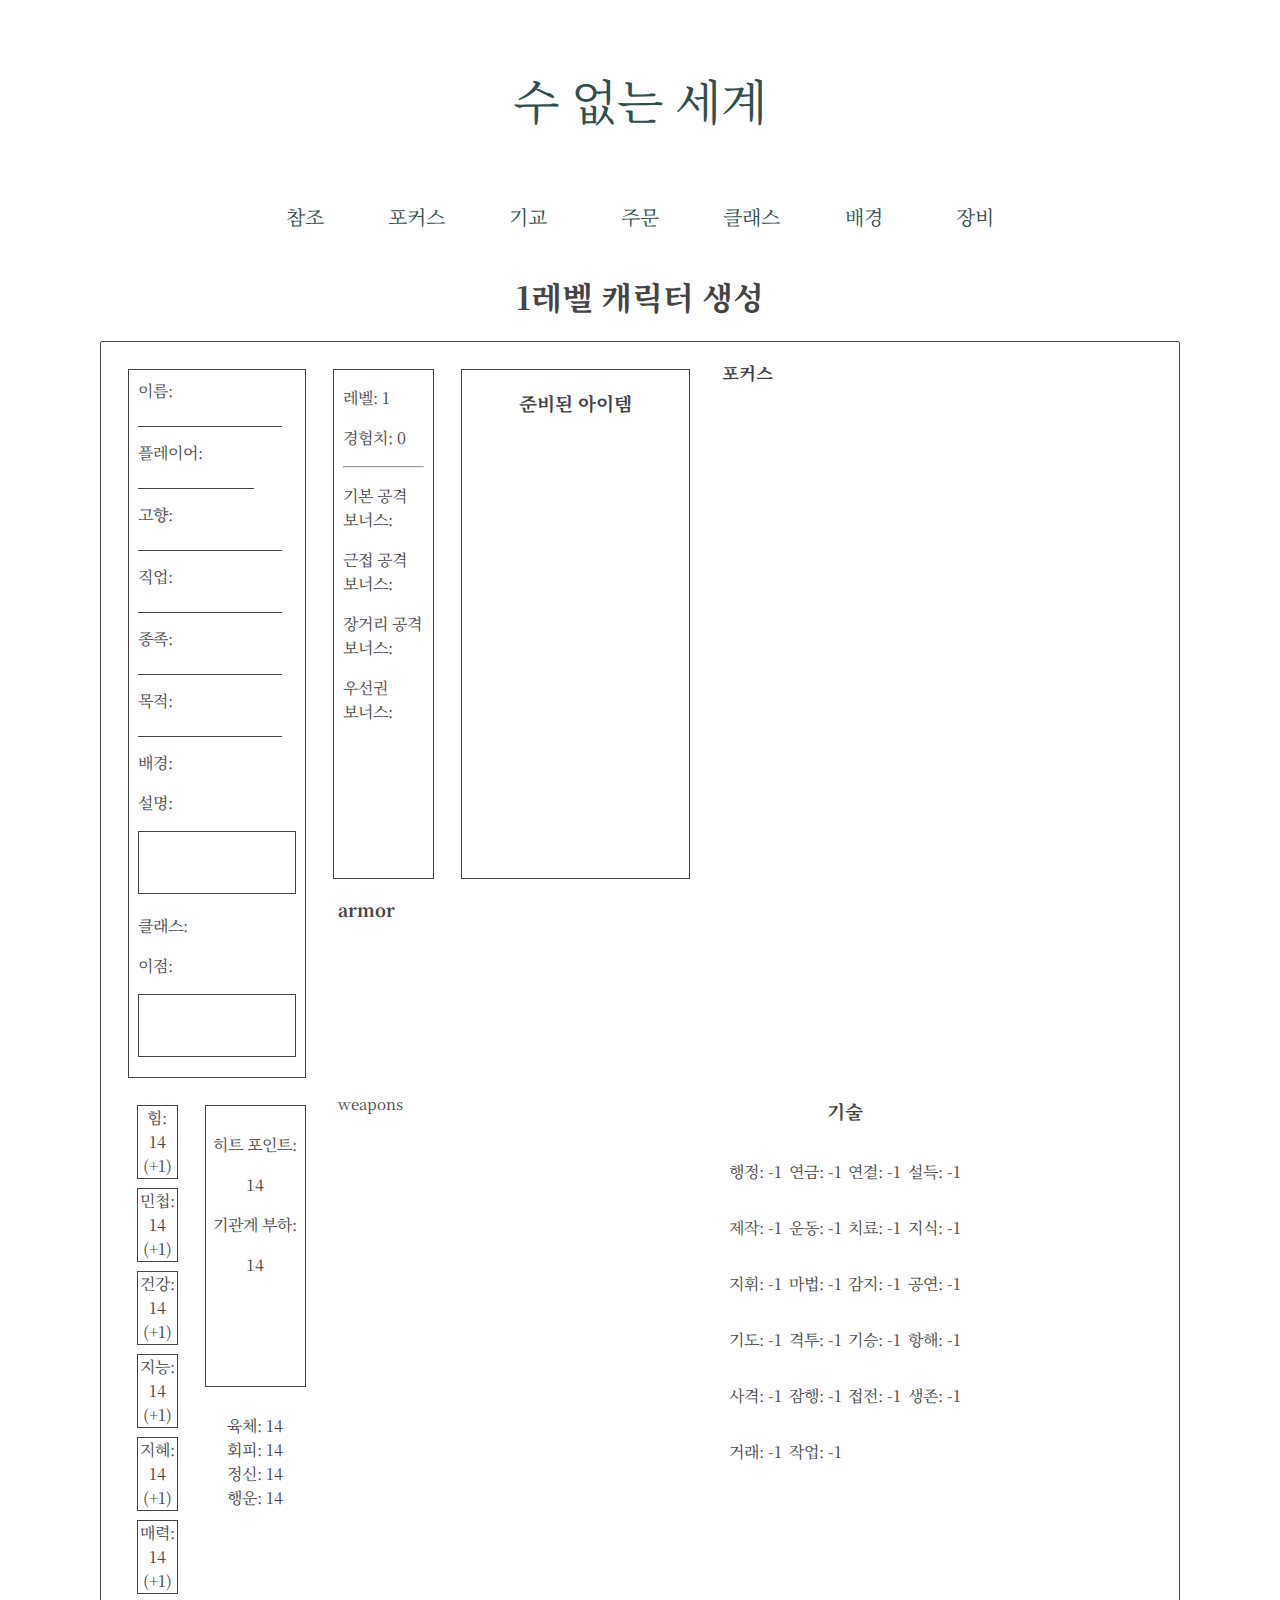
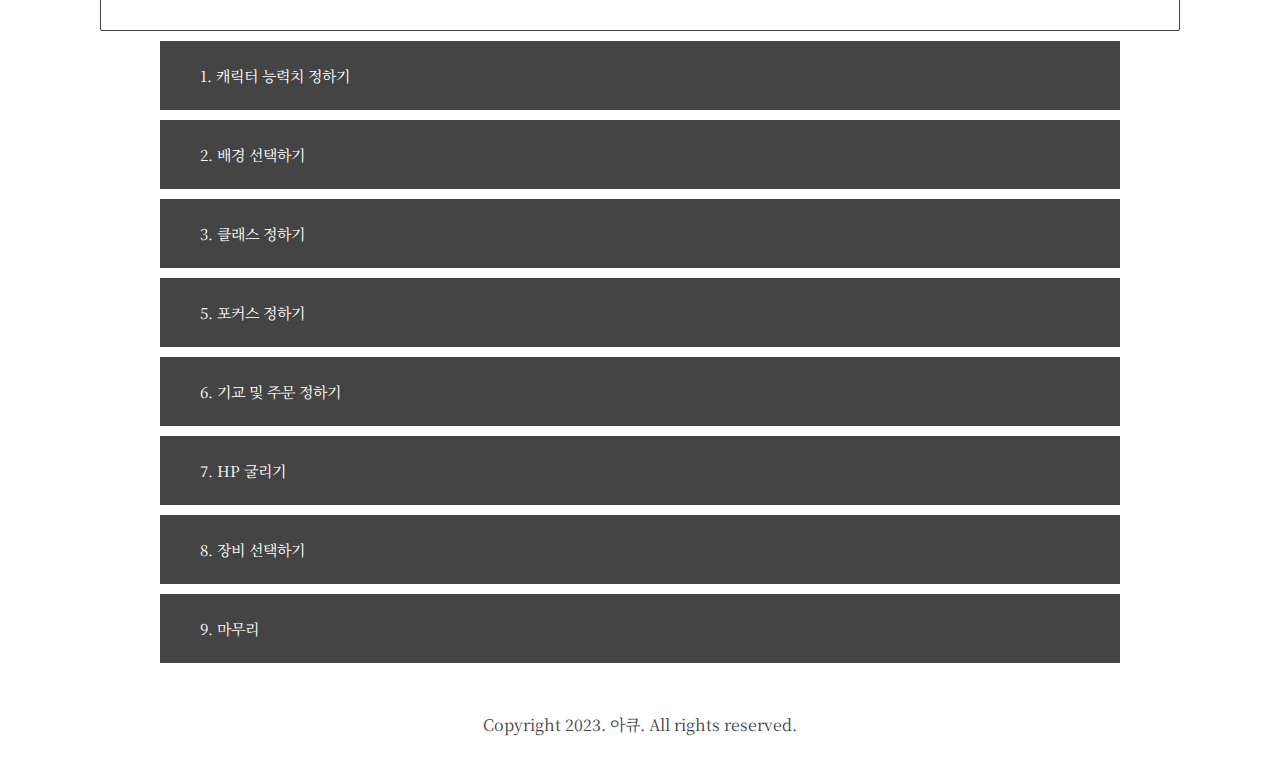
<file: charmaking.html>
<!DOCTYPE html>
<html lang="en">

<head>
    <link rel="stylesheet" href="style.css">
    <meta charset="UTF-8">
    <title>WWN-Character-Making</title>
    <script src="https://ajax.googleapis.com/ajax/libs/jquery/2.1.3/jquery.min.js"></script>
    <script src="charmaking.js"></script>
    <script>
        $(function(){
            $("#header").load("header.html");
            $("#footer").load("footer.html");
            setInputLength()
        });
    </script>
</head>
<body>
<div id="header"></div>
<h1>1레벨 캐릭터 생성</h1>
<div class="char-sheet">
    <div class="name-box">
        <label for="name" id="pc-label">이름: </label>
        <input type="text" id="pc-name" >
        <br>
        <label for="name" id="pl-label">플레이어: </label>
        <input type="text" id="pl-name" size="16">
        <br>
        <label for="name" id="hl-label">고향: </label>
        <input type="text" id="hl-name">
        <br>
        <label for="name" id="oc-label">직업: </label>
        <input type="text" id="oc-name">
        <br>
        <label for="name" id="rc-label">종족: </label>
        <input type="text" id="rc-name">
        <br>
        <label for="name" id="gl-label">목적: </label>
        <input type="text" id="gl-name">
        <br>
        <label>배경: </label> <p id="bg"></p>
        <p>설명: </p> <textarea type="text" id="bg-desc" rows="3" cols="28"></textarea>
        <br>
        <label>클래스: </label>
        <p>이점: </p> <textarea type="text" id="cl-desc" rows="3" cols="28"></textarea>
    </div>
    <div class="level-box">
        <p class="attribute" id="char-sheet-level">레벨: 1</p>
        <p class="attribute" id="char-sheet-exp">경험치: 0</p>
        <hr>
        <p>기본 공격 보너스:</p>
        <p>근접 공격 보너스:</p>
        <p>장거리 공격 보너스:</p>
        <p>우선권 보너스:</p>
    </div>
    <div class="readied-box">
        <h3>준비된 아이템</h3>
    </div>
    <div class="focus-box">
        <h3>포커스</h3>
    </div>
    <div class="armor-box">
        <h3>armor</h3>
    </div>
    <div class="attribute-box">
        <div class="attribute-single" id="strbox">
            <span class="attribute" id="char-sheet-str">힘: </span>
            <br>
            <span class="attribute-val" id="char-sheet-str-val">14</span>
            <span class="attribute-mod" id="char-sheet-str-mod">(+1)</span>
        </div>
        <div class="attribute-single" id="dexbox">
            <span class="attribute" id="char-sheet-dex">민첩: </span>
            <br>
            <span class="attribute-val" id="char-sheet-dex-val">14</span>
            <span class="attribute-mod" id="char-sheet-dex-mod">(+1)</span>
        </div>
        <div class="attribute-single" id="conbox">
            <span class="attribute" id="char-sheet-con">건강: </span>
            <br>
            <span class="attribute-val" id="char-sheet-con-val">14</span>
            <span class="attribute-mod" id="char-sheet-con-mod">(+1)</span>
        </div>
        <div class="attribute-single" id="intbox">
            <span class="attribute" id="char-sheet-int">지능: </span>
            <br>
            <span class="attribute-val" id="char-sheet-int-val">14</span>
            <span class="attribute-mod" id="char-sheet-int-mod">(+1)</span>
        </div>
        <div class="attribute-single" id="wisbox">
            <span class="attribute" id="char-sheet-wis">지혜: </span>
            <br>
            <span class="attribute-val" id="char-sheet-wis-val">14</span>
            <span class="attribute-mod" id="char-sheet-wis-mod">(+1)</span>
        </div>
        <div class="attribute-single" id="chabox">
            <span class="attribute" id="char-sheet-cha">매력: </span>
            <br>
            <span class="attribute-val" id="char-sheet-cha-val">14</span>
            <span class="attribute-mod" id="char-sheet-cha-mod">(+1)</span>
        </div>
    </div>
    <div class="hit-point-box">
        <span class="attribute" id="char-sheet-hp">히트 포인트: </span>
        <p class="attribute-val" id="char-sheet-hp-val">14</p>
        <span class="attribute" id="char-sheet-ss">기관계 부하: </span>
        <p class="attribute-val" id="char-sheet-ss-val">14</p>
    </div>
    <div class="weapon-box">
        <p>weapons</p>
    </div>
    <div class = "skill-box">
        <h3>기술</h3>
        <div class="skills">
            <p/>
            <span class="skill" id="char-sheet-admin">행정: </span>
            <span class="attribute-val" id="char-sheet-admin-val">-1</span>
            <p/>
            <span class="skill" id="char-sheet-alch">연금: </span>
            <span class="attribute-val" id="char-sheet-alch-val">-1</span>
            <p/>
            <span class="skill" id="char-sheet-conn">연결: </span>
            <span class="attribute-val" id="char-sheet-conn-val">-1</span>
            <p/>
            <span class="skill" id="char-sheet-conn">설득: </span>
            <span class="attribute-val" id="char-sheet-conn-val">-1</span>
            <p/>
            <span class="skill" id="char-sheet-conn">제작: </span>
            <span class="attribute-val" id="char-sheet-conn-val">-1</span>
            <p/>
            <span class="skill" id="char-sheet-conn">운동: </span>
            <span class="attribute-val" id="char-sheet-conn-val">-1</span>
            <p/>
            <span class="skill" id="char-sheet-conn">치료: </span>
            <span class="attribute-val" id="char-sheet-conn-val">-1</span>
            <p/>
            <span class="skill" id="char-sheet-conn">지식: </span>
            <span class="attribute-val" id="char-sheet-conn-val">-1</span>
            <p/>
            <span class="skill" id="char-sheet-conn">지휘: </span>
            <span class="attribute-val" id="char-sheet-conn-val">-1</span>
            <p/>
            <span class="skill" id="char-sheet-conn">마법: </span>
            <span class="attribute-val" id="char-sheet-conn-val">-1</span>
            <p/>
            <span class="skill" id="char-sheet-conn">감지: </span>
            <span class="attribute-val" id="char-sheet-conn-val">-1</span>
            <p/>
            <span class="skill" id="char-sheet-conn">공연: </span>
            <span class="attribute-val" id="char-sheet-conn-val">-1</span>
            <p/>
            <span class="skill" id="char-sheet-conn">기도: </span>
            <span class="attribute-val" id="char-sheet-conn-val">-1</span>
            <p/>
            <span class="skill" id="char-sheet-conn">격투: </span>
            <span class="attribute-val" id="char-sheet-conn-val">-1</span>
            <p/>
            <span class="skill" id="char-sheet-conn">기승: </span>
            <span class="attribute-val" id="char-sheet-conn-val">-1</span>
            <p/>
            <span class="skill" id="char-sheet-conn">항해: </span>
            <span class="attribute-val" id="char-sheet-conn-val">-1</span>
            <p/>
            <span class="skill" id="char-sheet-conn">사격: </span>
            <span class="attribute-val" id="char-sheet-conn-val">-1</span>
            <p/>
            <span class="skill" id="char-sheet-conn">잠행: </span>
            <span class="attribute-val" id="char-sheet-conn-val">-1</span>
            <p/>
            <span class="skill" id="char-sheet-conn">접전: </span>
            <span class="attribute-val" id="char-sheet-conn-val">-1</span>
            <p/>
            <span class="skill" id="char-sheet-conn">생존: </span>
            <span class="attribute-val" id="char-sheet-conn-val">-1</span>
            <p/>
            <span class="skill" id="char-sheet-conn">거래: </span>
            <span class="attribute-val" id="char-sheet-conn-val">-1</span>
            <p/>
            <span class="skill" id="char-sheet-conn">작업: </span>
            <span class="attribute-val" id="char-sheet-conn-val">-1</span>
        </div>
    </div>
    <div class="saves-box">
        <span class="attribute" id="char-sheet-ps">육체: </span>
        <span class="attribute-val" id="char-sheet-ps-val">14</span>
        <br>
        <span class="attribute" id="char-sheet-es">회피: </span>
        <span class="attribute-val" id="char-sheet-es-val">14</span>
        <br>
        <span class="attribute" id="char-sheet-ms">정신: </span>
        <span class="attribute-val" id="char-sheet-ms-val">14</span>
        <br>
        <span class="attribute" id="char-sheet-ls">행운: </span>
        <span class="attribute-val" id="char-sheet-ls-val">14</span>
    </div>
</div>




<button type="button" class="collapsible">1. 캐릭터 능력치 정하기 </button>
<div class="content">
    <p>캐릭터에게는 6개의 능력치 - <i>힘</i>, <i>민첩</i>, <i>건강</i>, <i>지능</i>, <i>지혜</i>, <i>매력</i>이 있습니다.
        이들은 캐릭터의 능력을 어느정도 대변하지만 전부는 아니며, 캐릭터의 모험에 따라 바뀔 수 있습니다.
        순수한 능력치에 따른 기본 수정치는 -2부터 2까지 가능하며, 주로 -1과 1 사이입니다.</p>
    <div class="centerize-buttons">
        <div class="statName">힘</div>
        <div class="statName">민첩</div>
        <div class="statName">건강</div>
        <div class="statName">지능</div>
        <div class="statName">지혜</div>
        <div class="statName">매력</div>
        <div class="attval" id="strVal">-</div>
        <div class="attval" id="dexVal">-</div>
        <div class="attval" id="conVal">-</div>
        <div class="attval" id="intVal">-</div>
        <div class="attval" id="wisVal">-</div>
        <div class="attval" id="chaVal">-</div>
    </div>
    <div class="centerize-less-pad">
        <button type="button" class="rollStat" onclick="genStats()">굴리기</button>
    </div>
    <h2></h2>
    <p>능력치를 다 정했으면 능력치 중 하나를 14로 바꿀 수 있습니다.</p>
    <div class="centerize-less-pad">
        <select class="changeStats" onchange="changeTo14()">
            <option value="0" selected>능력치를 선택하세요.</option>
            <option value="1">힘</option>
            <option value="2">민첩</option>
            <option value="3">건강</option>
            <option value="4">지능</option>
            <option value="5">지혜</option>
            <option value="6">매력</option>
        </select>
    </div>
</div>

<button type="button" class="collapsible">2. 배경 선택하기 </button>
<div class="content">
  <p>캐릭터의 과거 경험을 가장 잘 대변할 수 있는 배경을 선택하세요.</p>
  <div class="centerize-less-pad"> 
    <select class="bgs">
      <option value="0" selected>배경을 선택하세요.</option>
      <option value="1">장인</option>
      <option value="2">야만인</option>
      <option value="3">마부</option>
      <option value="4">화류</option>
      <option value="5">범죄자</option>
      <option value="6">사냥꾼</option>
      <option value="7">일꾼</option>
      <option value="8">상인</option>
      <option value="9">귀족</option>
      <option value="10">유목민</option>
      <option value="11">농노</option>
      <option value="12">공연자</option>
      <option value="13">의사</option>
      <option value="14">사제</option>
      <option value="15">선원</option>
      <option value="16">학자</option>
      <option value="17">노예</option>
      <option value="18">병사</option>
      <option value="19">건달</option>
      <option value="20">방랑자</option>
    </select>
  </div>
</div>

<button type="button" class="collapsible">3. 클래스 정하기 </button>
<div class="content">
    <select id="class1">
        <option value="0" disabled selected>클래스를 선택하세요.</option>
        <option value="10">전사</option>
        <option value="11">항마사</option>
        <option value="20">전문가</option>
        <option value="21">음유시인</option>
        <option value="22">현인</option>
        <option value="300">고마법사</option>
        <option value="301">원소술사</option>
        <option value="302">사령술사</option>
        <option value="303">치유사</option>
        <option value="304">구도자</option>
        <option value="305">소언사</option>
        <option value="306">변신술사</option>
        <option value="307">결투가</option>
        <option value="308">야수조련사</option>
        <option value="309">사제</option>
        <option value="310">생각 귀족</option>
        <option value="311">저주받은 자</option>
    </select>
    <select id="class2">
        <option value="0" disabled selected>클래스를 선택하세요.</option>
        <option value="10">전사</option>
        <option value="11">항마사</option>
        <option value="20">전문가</option>
        <option value="21">음유시인</option>
        <option value="22">현인</option>
        <option value="300">고마법사</option>
        <option value="301">원소술사</option>
        <option value="302">사령술사</option>
        <option value="303">치유사</option>
        <option value="304">구도자</option>
        <option value="305">소언사</option>
        <option value="306">변신술사</option>
        <option value="307">결투가</option>
        <option value="308">야수조련사</option>
        <option value="309">사제</option>
        <option value="310">생각 귀족</option>
        <option value="311">저주받은 자</option>
    </select>
</div>
<button type="button" class="collapsible">5. 포커스 정하기 </button>
<div class="content">
  <p>Lorem ipsum dolor sit amet, consectetur adipisicing elit, sed do eiusmod tempor incididunt ut labore et dolore magna aliqua. Ut enim ad minim veniam, quis nostrud exercitation ullamco laboris nisi ut aliquip ex ea commodo consequat.</p>
</div>
<button type="button" class="collapsible">6. 기교 및 주문 정하기 </button>
<div class="content">
  <p>Lorem ipsum dolor sit amet, consectetur adipisicing elit, sed do eiusmod tempor incididunt ut labore et dolore magna aliqua. Ut enim ad minim veniam, quis nostrud exercitation ullamco laboris nisi ut aliquip ex ea commodo consequat.</p>
</div>
<button type="button" class="collapsible">7. HP 굴리기 </button>
<div class="content">
  <p>클래스에 따라 HP를 굴립니다. 이후 레벨이 오를 때마다 굴립니다.</p>
  <div class="centerize-less-pad"> 
    <button type="button" class="rollStat">굴리기</button>
  </div>
</div>
<button type="button" class="collapsible">8. 장비 선택하기 </button>
<div class="content">
  <p>Lorem ipsum dolor sit amet, consectetur adipisicing elit, sed do eiusmod tempor incididunt ut labore et dolore magna aliqua. Ut enim ad minim veniam, quis nostrud exercitation ullamco laboris nisi ut aliquip ex ea commodo consequat.</p>
</div>
<button type="button" class="collapsible">9. 마무리 </button>
<div class="content">
  <p>캐릭터 이름, 종족, 목표, 혹은 기타 특이사항을 정하십시오.</p>
</div>
<script>
    var coll = $(".collapsible");
    var i;

    for (i = 0; i < coll.length; i++) {
      coll[i].addEventListener("click", function() {
        this.classList.toggle("active");
        var content = this.nextElementSibling;
        if (content.style.display === "block") {
          content.style.display = "none";
        } else {
          content.style.display = "block";
        }
      });
    }
</script>
<div id="footer"></div>
</body>
</file>
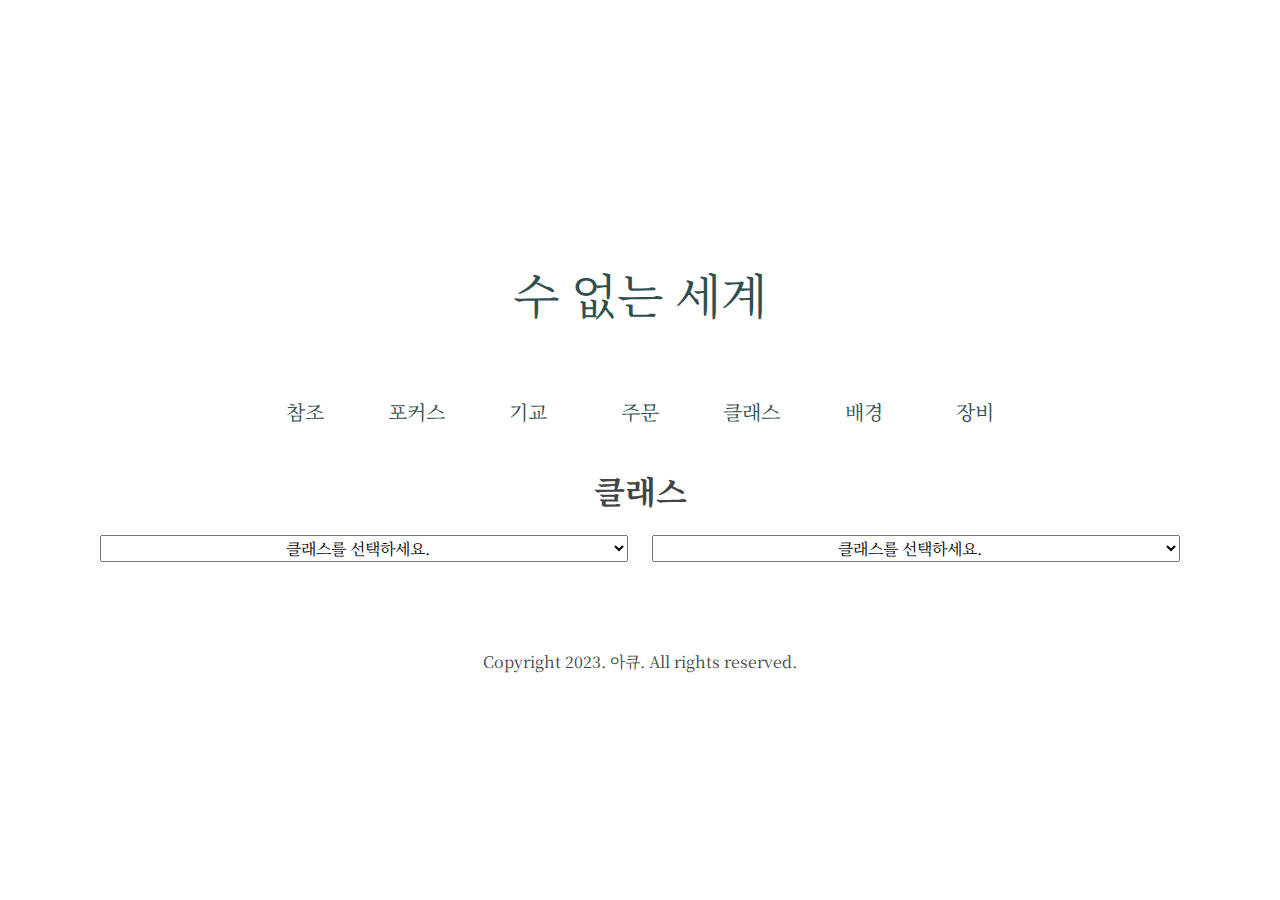
<file: classes.html>
<!DOCTYPE html>
<html lang="en">
<head>
    <link rel="stylesheet" href="style.css">
    <meta charset="UTF-8">
    <title>WWN-Classes</title>
    <script src="https://ajax.googleapis.com/ajax/libs/jquery/2.1.3/jquery.min.js"></script>
    <script src="src.js"></script>
    <script src="classes.js"></script>
    <script>
        $(function(){
            $("#header").load("header.html");
            $("#footer").load("footer.html");
        });

        $(document).on('change', 'select', function() {

            if($("#class1").val()){
                blockClassChoice($("#class1").val(), "#class2")
            }

            if($("#class2").val()){
                blockClassChoice($("#class2").val(), "#class1")
            }

            if($("#class1").val() && $("#class2").val()){
                setupClassTable()
            }
        });
    </script>
</head>
<body>
<div id="header"></div>
<h1>클래스</h1>
<ul class="card-wrapper">
    <select id="class1">
        <option value="0" disabled selected>클래스를 선택하세요.</option>
        <option value="10">전사</option>
        <option value="11">항마사</option>
        <option value="20">전문가</option>
        <option value="21">음유시인</option>
        <option value="22">현인</option>
        <option value="300">고마법사</option>
        <option value="301">원소술사</option>
        <option value="302">사령술사</option>
        <option value="303">치유사</option>
        <option value="304">구도자</option>
        <option value="305">소언사</option>
        <option value="306">변신술사</option>
        <option value="307">결투가</option>
        <option value="308">야수조련사</option>
        <option value="309">사제</option>
        <option value="310">생각 귀족</option>
        <option value="311">저주받은 자</option>
    </select>
    <select id="class2">
        <option value="0" disabled selected>클래스를 선택하세요.</option>
        <option value="10">전사</option>
        <option value="11">항마사</option>
        <option value="20">전문가</option>
        <option value="21">음유시인</option>
        <option value="22">현인</option>
        <option value="300">고마법사</option>
        <option value="301">원소술사</option>
        <option value="302">사령술사</option>
        <option value="303">치유사</option>
        <option value="304">구도자</option>
        <option value="305">소언사</option>
        <option value="306">변신술사</option>
        <option value="307">결투가</option>
        <option value="308">야수조련사</option>
        <option value="309">사제</option>
        <option value="310">생각 귀족</option>
        <option value="311">저주받은 자</option>
    </select>
</ul>
<div id="ct" class="card-wrapper">
</div>
<h3></h3>
<div id="class_card" class="card-wrapper">
</div>
<div id="footer"></div>
</body>
</html>
</file>
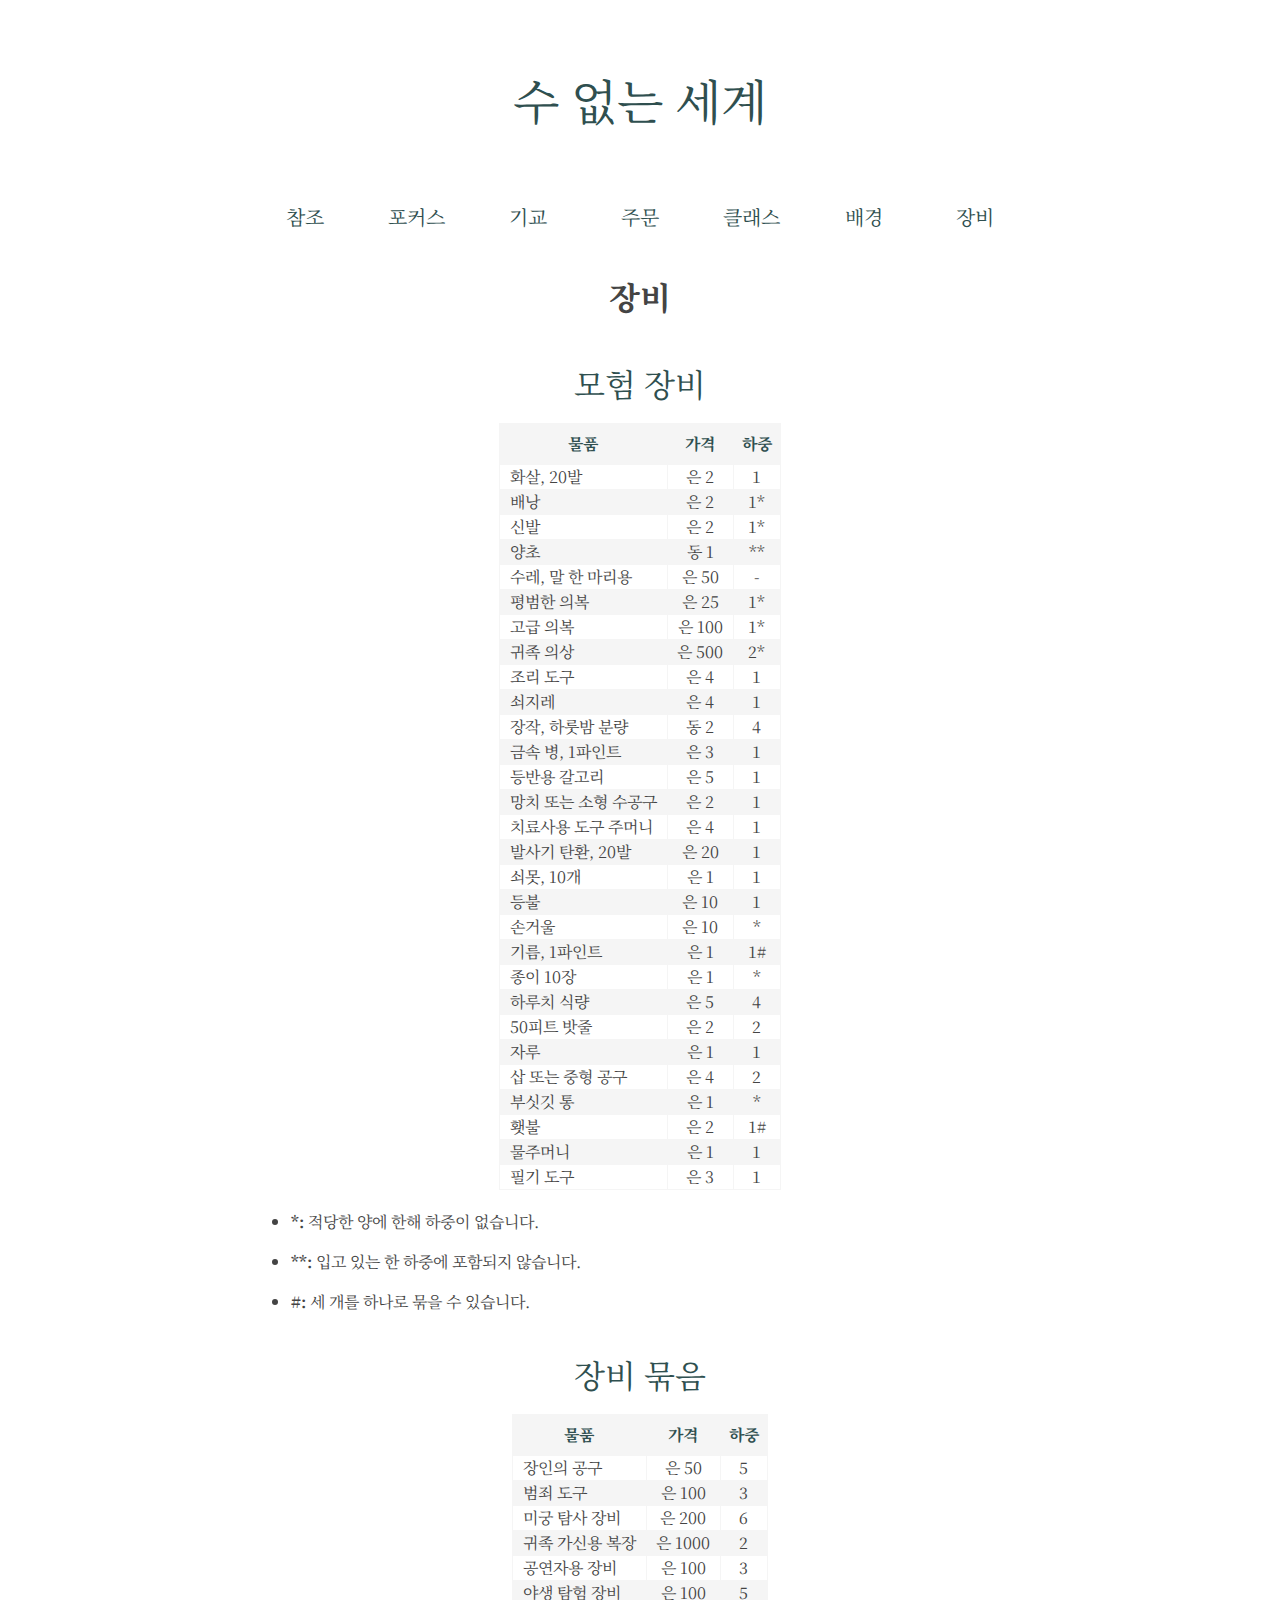
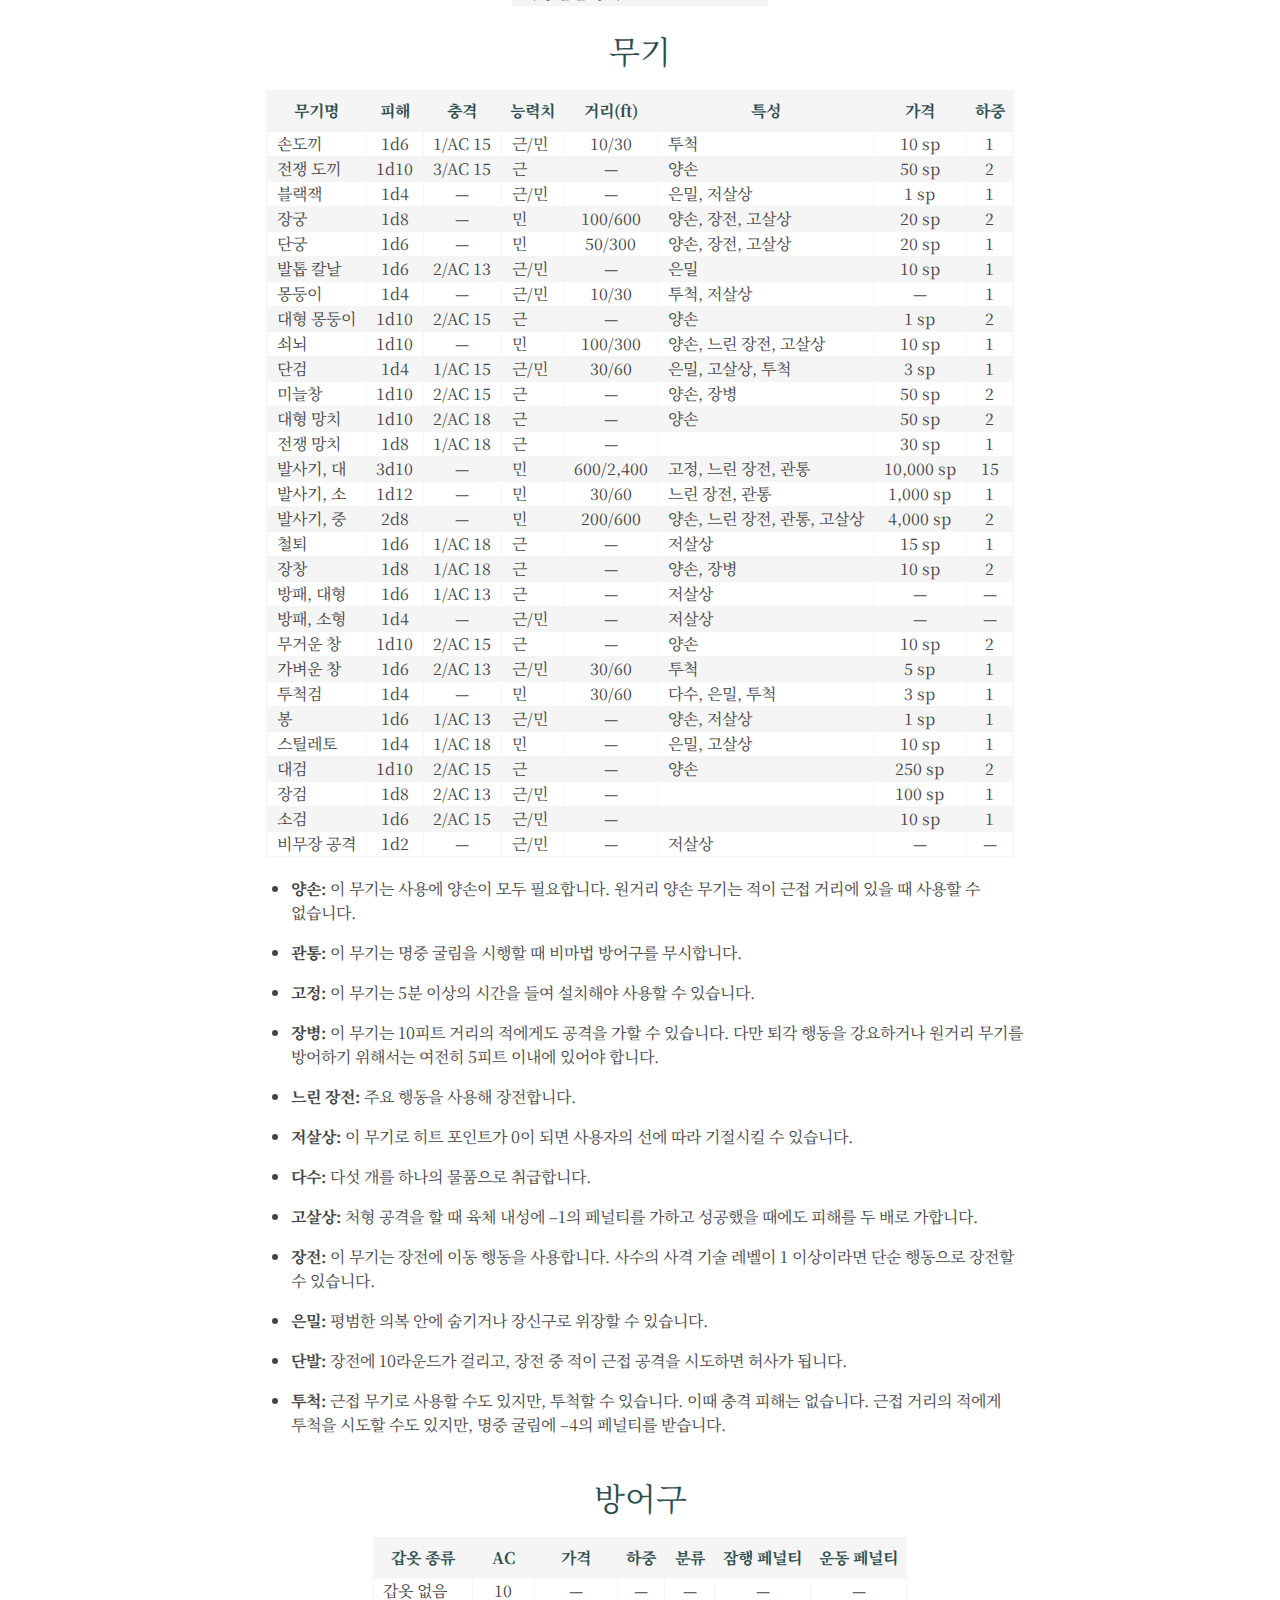
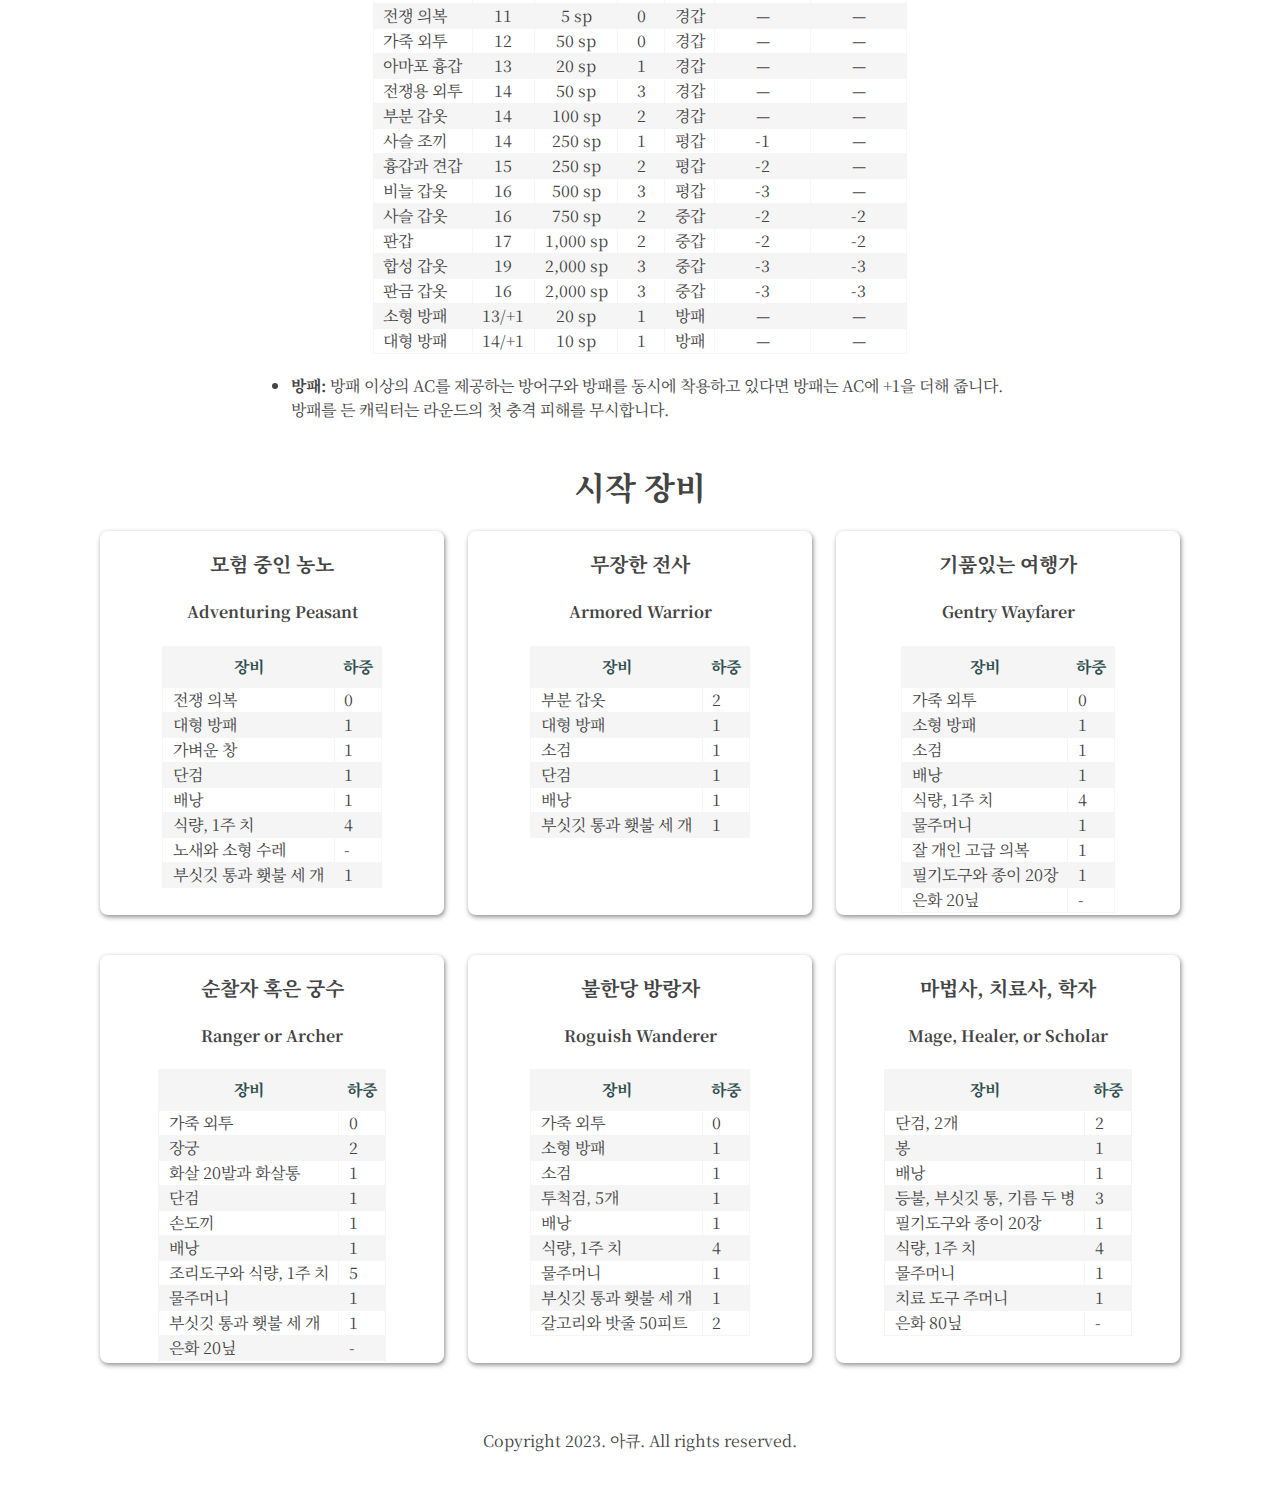
<file: equipment.html>
<!DOCTYPE html>
<html lang="en">
<script src="https://ajax.googleapis.com/ajax/libs/jquery/2.1.3/jquery.min.js"></script>
<script src="src.js"></script>
<script>
    $(function(){
        $("#header").load("header.html");
        $("#footer").load("footer.html");
    });
</script>
<head>
    <link rel="stylesheet" href="style.css">
    <meta charset="UTF-8">
    <title>WWN-Equipment</title>
</head>
<body>
<div id="header"></div>
<h1>장비</h1>
<ul class="header-card">
<table id="gear_tbl">
    <caption>모험 장비</caption>
    <thead>
    <tr>
        <th>물품</th>
        <th class="stat">가격</th>
        <th class="stat">하중</th>
    </tr>
    </thead>
    <tbody>
    <tr>
        <td>화살, 20발</td>
        <td class="stat">은 2</td>
        <td class="stat">1</td>
    </tr>
    <tr>
        <td>배낭</td>
        <td class="stat">은 2</td>
        <td class="stat">1*</td>
    </tr>
    <tr>
        <td>신발</td>
        <td class="stat">은 2</td>
        <td class="stat">1*</td>
    </tr>
    <tr>
        <td>양초</td>
        <td class="stat">동 1</td>
        <td class="stat">**</td>
    </tr>
    <tr>
        <td>수레, 말 한 마리용</td>
        <td class="stat">은 50</td>
        <td class="stat">-</td>
    </tr>
    <tr>
        <td>평범한 의복</td>
        <td class="stat">은 25</td>
        <td class="stat">1*</td>    </tr>
    <tr>
        <td>고급 의복</td>
        <td class="stat">은 100</td>
        <td class="stat">1*</td>
    </tr>
    <tr>
        <td>귀족 의상</td>
        <td class="stat">은 500</td>
        <td class="stat">2*</td>
    </tr>
    <tr>
        <td>조리 도구</td>
        <td class="stat">은 4</td>
        <td class="stat">1</td>
    </tr>
    <tr>
        <td>쇠지레</td>
        <td class="stat">은 4</td>
        <td class="stat">1</td>
    </tr>
    <tr>
        <td>장작, 하룻밤 분량</td>
        <td class="stat">동 2</td>
        <td class="stat">4</td>    
    </tr>
    <tr>
        <td>금속 병, 1파인트</td>
        <td class="stat">은 3</td>
        <td class="stat">1</td>
    </tr>
    <tr>
        <td>등반용 갈고리</td>
        <td class="stat">은 5</td>
        <td class="stat">1</td>
    </tr>
    <tr>
        <td>망치 또는 소형 수공구</td>
        <td class="stat">은 2</td>
        <td class="stat">1</td>        
    </tr>
    <tr>
        <td>치료사용 도구 주머니</td>
        <td class="stat">은 4</td>
        <td class="stat">1</td>
    </tr>
    <tr>
        <td>발사기 탄환, 20발</td>
        <td class="stat">은 20</td>
        <td class="stat">1</td>
    </tr>
    <tr>
        <td>쇠못, 10개</td>
        <td class="stat">은 1</td>
        <td class="stat">1</td>
    </tr>
    <tr>
        <td>등불</td>
        <td class="stat">은 10</td>
        <td class="stat">1</td>
    </tr>
    <tr>
        <td>손거울</td>
        <td class="stat">은 10</td>
        <td class="stat">*</td>
    </tr>
    <tr>
        <td>기름, 1파인트</td>
        <td class="stat">은 1</td>
        <td class="stat">1#</td>
    </tr>
    <tr>
        <td>종이 10장</td>
        <td class="stat">은 1</td>
        <td class="stat">*</td>
    </tr>
    <tr>
        <td>하루치 식량</td>
        <td class="stat">은 5</td>
        <td class="stat">4</td>
    </tr>
    <tr>
        <td>50피트 밧줄</td>
        <td class="stat">은 2</td>
        <td class="stat">2</td>
    </tr>
    <tr>
        <td>자루</td>
        <td class="stat">은 1</td>
        <td class="stat">1</td>
    </tr>
    <tr>
        <td>삽 또는 중형 공구</td>
        <td class="stat">은 4</td>
        <td class="stat">2</td>
    </tr>
    <tr>
        <td>부싯깃 통</td>
        <td class="stat">은 1</td>
        <td class="stat">*</td>
    </tr>
    <tr>
        <td>횃불</td>
        <td class="stat">은 2</td>
        <td class="stat">1#</td>
    <tr>
        <td>물주머니</td>
        <td class="stat">은 1</td>
        <td class="stat">1</td>
    </tr>
    <tr>
        <td>필기 도구</td>
        <td class="stat">은 3</td>
        <td class="stat">1</td>
    </tr>
    </tbody>
</table>
</ul>
<div class="listing">
    <ul>
        <li><p><b>*:</b> 적당한 양에 한해 하중이 없습니다.</p></li>
        <li><p><b>**:</b> 입고 있는 한 하중에 포함되지 않습니다.</p></li>
        <li><p><b>#:</b> 세 개를 하나로 묶을 수 있습니다.</p></li>
    </ul>
</div>
<ul class="header-card">
<table id="gearbundle_tbl">
    <caption>장비 묶음</caption>
    <thead>
    <tr>
        <th>물품</th>
        <th class="stat">가격</th>
        <th class="stat">하중</th>
    </tr>
    </thead>
    <tbody>
    <tr>
        <td>장인의 공구</td>
        <td class="stat">은 50</td>
        <td class="stat">5</td>
    </tr>
    <tr>
        <td>범죄 도구</td>
        <td class="stat">은 100</td>
        <td class="stat">3</td>
    </tr>
    <tr>
        <td>미궁 탐사 장비</td>
        <td class="stat">은 200</td>
        <td class="stat">6</td>
    </tr>
    <tr>
        <td>귀족 가신용 복장</td>
        <td class="stat">은 1000</td>
        <td class="stat">2</td>
    </tr>
    <tr>
        <td>공연자용 장비</td>
        <td class="stat">은 100</td>
        <td class="stat">3</td>
    </tr>
    <tr>
        <td>야생 탐험 장비</td>
        <td class="stat">은 100</td>
        <td class="stat">5</td>
    </tr>
    </tbody>
</table>
</ul>
<ul class="header-card">
<table id="weapon_tbl">
    <caption>무기</caption>
    <thead>
    <tr>
        <th>무기명</th>
        <th class="stat">피해</th>
        <th class="stat">충격</th>
        <th>능력치</th>
        <th class="stat">거리(ft)</th>
        <th>특성</th>
        <th class="stat">가격</th>
        <th>하중</th>
    </tr>
    </thead>
    <tbody>
    <tr>
        <td>손도끼</td>
        <td class="stat">1d6</td>
        <td class="stat">1/AC 15</td>
        <td>근/민</td>
        <td class="stat">10/30</td>
        <td>투척</td>
        <td class="stat">10 sp</td>
        <td class="stat">1</td>
    </tr>
    <tr>
        <td>전쟁 도끼</td>
        <td class="stat">1d10</td>
        <td class="stat">3/AC 15</td>
        <td>근</td>
        <td class="stat">&mdash;</td>
        <td>양손</td>
        <td class="stat">50 sp</td>
        <td class="stat">2</td>
    </tr>
    <tr>
        <td>블랙잭</td>
        <td class="stat">1d4</td>
        <td class="stat">&mdash;</td>
        <td>근/민</td>
        <td class="stat">&mdash;</td>
        <td>은밀, 저살상</td>
        <td class="stat">1 sp</td>
        <td class="stat">1</td>
    </tr>
    <tr>
        <td>장궁</td>
        <td class="stat">1d8</td>
        <td class="stat">&mdash;</td>
        <td>민</td>
        <td class="stat">100/600</td>
        <td>양손, 장전, 고살상</td>
        <td class="stat">20 sp</td>
        <td class="stat">2</td>
    </tr>
    <tr>
        <td>단궁</td>
        <td class="stat">1d6</td>
        <td class="stat">&mdash;</td>
        <td>민</td>
        <td class="stat">50/300</td>
        <td>양손, 장전, 고살상</td>
        <td class="stat">20 sp</td>
        <td class="stat">1</td>
    </tr>
    <tr>
        <td>발톱 칼날</td>
        <td class="stat">1d6</td>
        <td class="stat">2/AC 13</td>
        <td>근/민</td>
        <td class="stat">&mdash;</td>
        <td>은밀</td>
        <td class="stat">10 sp</td>
        <td class="stat">1</td>
    </tr>
    <tr>
        <td>몽둥이</td>
        <td class="stat">1d4</td>
        <td class="stat">&mdash;</td>
        <td>근/민</td>
        <td class="stat">10/30</td>
        <td>투척, 저살상</td>
        <td class="stat">&mdash;</td>
        <td class="stat">1</td>
    </tr>
    <tr>
        <td>대형 몽둥이</td>
        <td class="stat">1d10</td>
        <td class="stat">2/AC 15</td>
        <td>근</td>
        <td class="stat">&mdash;</td>
        <td>양손</td>
        <td class="stat">1 sp</td>
        <td class="stat">2</td>
    </tr>
    <tr>
        <td>쇠뇌</td>
        <td class="stat">1d10</td>
        <td class="stat">&mdash;</td>
        <td>민</td>
        <td class="stat">100/300</td>
        <td>양손, 느린 장전, 고살상</td>
        <td class="stat">10 sp</td>
        <td class="stat">1</td>
    </tr>
    <tr>
        <td>단검</td>
        <td class="stat">1d4</td>
        <td class="stat">1/AC 15</td>
        <td>근/민</td>
        <td class="stat">30/60</td>
        <td>은밀, 고살상, 투척</td>
        <td class="stat">3 sp</td>
        <td class="stat">1</td>
    </tr>
    <tr>
        <td>미늘창</td>
        <td class="stat">1d10</td>
        <td class="stat">2/AC 15</td>
        <td>근</td>
        <td class="stat">&mdash;</td>
        <td>양손, 장병</td>
        <td class="stat">50 sp</td>
        <td class="stat">2</td>
    </tr>
    <tr>
        <td>대형 망치</td>
        <td class="stat">1d10</td>
        <td class="stat">2/AC 18</td>
        <td>근</td>
        <td class="stat">&mdash;</td>
        <td>양손</td>
        <td class="stat">50 sp</td>
        <td class="stat">2</td>
    </tr>
    <tr>
        <td>전쟁 망치</td>
        <td class="stat">1d8</td>
        <td class="stat">1/AC 18</td>
        <td>근</td>
        <td class="stat">&mdash;</td>
        <td></td>
        <td class="stat">30 sp</td>
        <td class="stat">1</td>
    </tr>
    <tr>
        <td>발사기, 대</td>
        <td class="stat">3d10</td>
        <td class="stat">&mdash;</td>
        <td>민</td>
        <td class="stat">600/2,400</td>
        <td>고정, 느린 장전, 관통</td>
        <td class="stat">10,000 sp</td>
        <td class="stat">15</td>
    </tr>
    <tr>
        <td>발사기, 소</td>
        <td class="stat">1d12</td>
        <td class="stat">&mdash;</td>
        <td>민</td>
        <td class="stat">30/60</td>
        <td>느린 장전, 관통</td>
        <td class="stat">1,000 sp</td>
        <td class="stat">1</td>
    </tr>
    <tr>
        <td>발사기, 중</td>
        <td class="stat">2d8</td>
        <td class="stat">&mdash;</td>
        <td>민</td>
        <td class="stat">200/600</td>
        <td>양손, 느린 장전, 관통, 고살상</td>
        <td class="stat">4,000 sp</td>
        <td class="stat">2</td>
    </tr>
    <tr>
        <td>철퇴</td>
        <td class="stat">1d6</td>
        <td class="stat">1/AC 18</td>
        <td>근</td>
        <td class="stat">&mdash;</td>
        <td>저살상</td>
        <td class="stat">15 sp</td>
        <td class="stat">1</td>
    </tr>
    <tr>
        <td>장창</td>
        <td class="stat">1d8</td>
        <td class="stat">1/AC 18</td>
        <td>근</td>
        <td class="stat">&mdash;</td>
        <td>양손, 장병</td>
        <td class="stat">10 sp</td>
        <td class="stat">2</td>
    </tr>
    <tr>
        <td>방패, 대형</td>
        <td class="stat">1d6</td>
        <td class="stat">1/AC 13</td>
        <td>근</td>
        <td class="stat">&mdash;</td>
        <td>저살상</td>
        <td class="stat">&mdash;</td>
        <td class="stat">&mdash;</td>
    </tr>
    <tr>
        <td>방패, 소형</td>
        <td class="stat">1d4</td>
        <td class="stat">&mdash;</td>
        <td>근/민</td>
        <td class="stat">&mdash;</td>
        <td>저살상</td>
        <td class="stat">&mdash;</td>
        <td class="stat">&mdash;</td>
    </tr>
    <tr>
        <td>무거운 창</td>
        <td class="stat">1d10</td>
        <td class="stat">2/AC 15</td>
        <td>근</td>
        <td class="stat">&mdash;</td>
        <td>양손</td>
        <td class="stat">10 sp</td>
        <td class="stat">2</td>
    </tr>
    <tr>
        <td>가벼운 창</td>
        <td class="stat">1d6</td>
        <td class="stat">2/AC 13</td>
        <td>근/민</td>
        <td class="stat">30/60</td>
        <td>투척</td>
        <td class="stat">5 sp</td>
        <td class="stat">1</td>
    </tr>
    <tr>
        <td>투척검</td>
        <td class="stat">1d4</td>
        <td class="stat">&mdash;</td>
        <td>민</td>
        <td class="stat">30/60</td>
        <td>다수, 은밀, 투척</td>
        <td class="stat">3 sp</td>
        <td class="stat">1</td>
    </tr>
    <tr>
        <td>봉</td>
        <td class="stat">1d6</td>
        <td class="stat">1/AC 13</td>
        <td>근/민</td>
        <td class="stat">&mdash;</td>
        <td>양손, 저살상</td>
        <td class="stat">1 sp</td>
        <td class="stat">1</td>
    </tr>
    <tr>
        <td>스틸레토</td>
        <td class="stat">1d4</td>
        <td class="stat">1/AC 18</td>
        <td>민</td>
        <td class="stat">&mdash;</td>
        <td>은밀, 고살상</td>
        <td class="stat">10 sp</td>
        <td class="stat">1</td>
    </tr>
    <tr>
        <td>대검</td>
        <td class="stat">1d10</td>
        <td class="stat">2/AC 15</td>
        <td>근</td>
        <td class="stat">&mdash;</td>
        <td>양손</td>
        <td class="stat">250 sp</td>
        <td class="stat">2</td>
    </tr>
    <tr>
        <td>장검</td>
        <td class="stat">1d8</td>
        <td class="stat">2/AC 13</td>
        <td>근/민</td>
        <td class="stat">&mdash;</td>
        <td></td>
        <td class="stat">100 sp</td>
        <td class="stat">1</td>
    </tr>
    <tr>
        <td>소검</td>
        <td class="stat">1d6</td>
        <td class="stat">2/AC 15</td>
        <td>근/민</td>
        <td class="stat">&mdash;</td>
        <td></td>
        <td class="stat">10 sp</td>
        <td class="stat">1</td>
    </tr>
    <tr>
        <td>비무장 공격</td>
        <td class="stat">1d2</td>
        <td class="stat">&mdash;</td>
        <td>근/민</td>
        <td class="stat">&mdash;</td>
        <td>저살상</td>
        <td class="stat">&mdash;</td>
        <td class="stat">&mdash;</td>
    </tr>
    </tbody>
</table>
</ul>
<div class="listing">
    <ul>
        <li><p><b>양손:</b> 이 무기는 사용에 양손이 모두 필요합니다. 원거리 양손 무기는 적이 근접 거리에 있을 때 사용할 수 없습니다.</p></li>
        <li><p><b>관통:</b> 이 무기는 명중 굴림을 시행할 때 비마법 방어구를 무시합니다.</p></li>
        <li><p><b>고정:</b> 이 무기는 5분 이상의 시간을 들여 설치해야 사용할 수 있습니다.</p></li>
        <li><p><b>장병:</b> 이 무기는 10피트 거리의 적에게도 공격을 가할 수 있습니다.
            다만 퇴각 행동을 강요하거나 원거리 무기를 방어하기 위해서는 여전히 5피트 이내에 있어야 합니다.</p></li>
        <li><p><b>느린 장전:</b> 주요 행동을 사용해 장전합니다.</p></li>
        <li><p><b>저살상:</b> 이 무기로 히트 포인트가 0이 되면 사용자의 선에 따라 기절시킬 수 있습니다.</p></li>
        <li><p><b>다수:</b> 다섯 개를 하나의 물품으로 취급합니다.</p></li>
        <li><p><b>고살상:</b> 처형 공격을 할 때 육체 내성에 –1의 페널티를 가하고 성공했을 때에도 피해를 두 배로 가합니다.</p></li>
        <li><p><b>장전:</b> 이 무기는 장전에 이동 행동을 사용합니다.
            사수의 사격 기술 레벨이 1 이상이라면 단순 행동으로 장전할 수 있습니다.</p></li>
        <li><p><b>은밀:</b> 평범한 의복 안에 숨기거나 장신구로 위장할 수 있습니다.</p></li>
        <li><p><b>단발:</b> 장전에 10라운드가 걸리고, 장전 중 적이 근접 공격을 시도하면 허사가 됩니다.</p></li>
        <li><p><b>투척:</b> 근접 무기로 사용할 수도 있지만, 투척할 수 있습니다. 이때 충격 피해는 없습니다.
            근접 거리의 적에게 투척을 시도할 수도 있지만, 명중 굴림에 –4의 페널티를 받습니다.</p></li>
    </ul>
</div>
<ul class="header-card">
<table id="armorTable">
    <caption>방어구</caption>
    <thead>
    <tr>
        <th>갑옷 종류</th>
        <th>AC</th>
        <th>가격</th>
        <th>하중</th>
        <th>분류</th>
        <th>잠행 페널티</th>
        <th>운동 페널티</th>
    </tr>
    </thead>
    <tbody>
    <tr>
        <td>갑옷 없음</td>
        <td class="stat">10</td>
        <td class="stat">&mdash;</td>
        <td class="stat">&mdash;</td>
        <td class="stat">&mdash;</td>
        <td class="stat">&mdash;</td>
        <td class="stat">&mdash;</td>
    </tr>
    <tr>
        <td>전쟁 의복</td>
        <td class="stat">11</td>
        <td class="stat">5 sp</td>
        <td class="stat">0</td>
        <td>경갑</td>
        <td class="stat">&mdash;</td>
        <td class="stat">&mdash;</td>
    </tr>
    <tr>
        <td>가죽 외투</td>
        <td class="stat">12</td>
        <td class="stat">50 sp</td>
        <td class="stat">0</td>
        <td>경갑</td>
        <td class="stat">&mdash;</td>
        <td class="stat">&mdash;</td>
    </tr>
    <tr>
        <td>아마포 흉갑</td>
        <td class="stat">13</td>
        <td class="stat">20 sp</td>
        <td class="stat">1</td>
        <td>경갑</td>
        <td class="stat">&mdash;</td>
        <td class="stat">&mdash;</td>
    </tr>
    <tr>
        <td>전쟁용 외투</td>
        <td class="stat">14</td>
        <td class="stat">50 sp</td>
        <td class="stat">3</td>
        <td>경갑</td>
        <td class="stat">&mdash;</td>
        <td class="stat">&mdash;</td>
    </tr>
    <tr>
        <td>부분 갑옷</td>
        <td class="stat">14</td>
        <td class="stat">100 sp</td>
        <td class="stat">2</td>
        <td>경갑</td>
        <td class="stat">&mdash;</td>
        <td class="stat">&mdash;</td>
    </tr>
    <tr>
        <td>사슬 조끼</td>
        <td class="stat">14</td>
        <td class="stat">250 sp</td>
        <td class="stat">1</td>
        <td>평갑</td>
        <td class="stat">-1</td>
        <td class="stat">&mdash;</td>
    </tr>
    <tr>
        <td>흉갑과 견갑</td>
        <td class="stat">15</td>
        <td class="stat">250 sp</td>
        <td class="stat">2</td>
        <td>평갑</td>
        <td class="stat">-2</td>
        <td class="stat">&mdash;</td>
    </tr>
    <tr>
        <td>비늘 갑옷</td>
        <td class="stat">16</td>
        <td class="stat">500 sp</td>
        <td class="stat">3</td>
        <td>평갑</td>
        <td class="stat">-3</td>
        <td class="stat">&mdash;</td>
    </tr>
    <tr>
        <td>사슬 갑옷</td>
        <td class="stat">16</td>
        <td class="stat">750 sp</td>
        <td class="stat">2</td>
        <td>중갑</td>
        <td class="stat">-2</td>
        <td class="stat">-2</td>
    </tr>
    <tr>
        <td>판갑</td>
        <td class="stat">17</td>
        <td class="stat">1,000 sp</td>
        <td class="stat">2</td>
        <td>중갑</td>
        <td class="stat">-2</td>
        <td class="stat">-2</td>
    </tr>
    <tr>
        <td>합성 갑옷</td>
        <td class="stat">19</td>
        <td class="stat">2,000 sp</td>
        <td class="stat">3</td>
        <td>중갑</td>
        <td class="stat">-3</td>
        <td class="stat">-3</td>
    </tr>
    <tr>
        <td>판금 갑옷</td>
        <td class="stat">16</td>
        <td class="stat">2,000 sp</td>
        <td class="stat">3</td>
        <td>중갑</td>
        <td class="stat">-3</td>
        <td class="stat">-3</td>
    </tr>
    <tr>
        <td>소형 방패</td>
        <td class="stat">13/+1</td>
        <td class="stat">20 sp</td>
        <td class="stat">1</td>
        <td>방패</td>
        <td class="stat">&mdash;</td>
        <td class="stat">&mdash;</td>
    </tr>
    <tr>
        <td>대형 방패</td>
        <td class="stat">14/+1</td>
        <td class="stat">10 sp</td>
        <td class="stat">1</td>
        <td>방패</td>
        <td class="stat">&mdash;</td>
        <td class="stat">&mdash;</td>
    </tr>
    </tbody>
</table>
</ul>
<div class="listing">
    <ul>
        <li><p><b>방패:</b> 방패 이상의 AC를 제공하는 방어구와 방패를 동시에 착용하고 있다면 방패는 AC에 +1을 더해 줍니다.
            방패를 든 캐릭터는 라운드의 첫 충격 피해를 무시합니다.</p></li>
    </ul>
</div>
<h1>시작 장비</h1>
<ul class="card-wrapper">
    <li class="card">
        <h3>모험 중인 농노</h3>
        <h4>Adventuring Peasant</h4>
        <table>
            <thead>
            <tr>
                <th>장비</th>
                <th>하중</th>
            </tr>
            </thead>
            <tbody>
            <tr>
                <td>전쟁 의복</td>
                <td>0</td>
            </tr>
            <tr>
                <td>대형 방패</td>
                <td>1</td>
            </tr>            
             <tr>
                <td>가벼운 창</td>
                <td>1</td>
            </tr> 
            <tr>
                <td>단검</td>
                <td>1</td>
            </tr>
            <tr>
                <td>배낭</td>
                <td>1</td>
            </tr> 
            <tr>
                <td>식량, 1주 치</td>
                <td>4</td>
            </tr>
            <tr>
                <td>노새와 소형 수레</td>
                <td>-</td>
            </tr>
            <tr>
                <td>부싯깃 통과 횃불 세 개</td>
                <td>1</td>
            </tr>
            </tbody>
        </table>
    </li>
    <li class="card">
        <h3>무장한 전사</h3>
        <h4>Armored Warrior</h4>
        <table>
            <thead>
            <tr>
                <th>장비</th>
                <th>하중</th>
            </tr>
            </thead>
            <tbody>
            <tr>
                <td>부분 갑옷</td>
                <td>2</td>
            </tr>
            <tr>
                <td>대형 방패</td>
                <td>1</td>
            </tr>            
             <tr>
                <td>소검</td>
                <td>1</td>
            </tr> 
            <tr>
                <td>단검</td>
                <td>1</td>
            </tr>
            <tr>
                <td>배낭</td>
                <td>1</td>
            </tr> 
            <tr>
                <td>부싯깃 통과 횃불 세 개</td>
                <td>1</td>
            </tr>
            </tbody>
        </table>
    </li>
    <li class="card">
        <h3>기품있는 여행가</h3>
        <h4>Gentry Wayfarer</h4>
        <table>
            <thead>
            <tr>
                <th>장비</th>
                <th>하중</th>
            </tr>
            </thead>
            <tbody>
            <tr>
                <td>가죽 외투</td>
                <td>0</td>
            </tr>
            <tr>
                <td>소형 방패</td>
                <td>1</td>
            </tr>            
             <tr>
                <td>소검</td>
                <td>1</td>
            </tr> 
            <tr>
                <td>배낭</td>
                <td>1</td>
            </tr> 
            <tr>
                <td>식량, 1주 치</td>
                <td>4</td>
            </tr>
            <tr>
                <td>물주머니</td>
                <td>1</td>
            </tr>
            <tr>
                <td>잘 개인 고급 의복</td>
                <td>1</td>
            </tr>
            <tr>
                <td>필기도구와 종이 20장</td>
                <td>1</td>
            </tr>
            <tr>
                <td>은화 20닢</td>
                <td>-</td>
            </tr>
            </tbody>
        </table>
    </li>
    <li class="card">
        <h3>순찰자 혹은 궁수</h3>
        <h4>Ranger or Archer</h4>
        <table>
            <thead>
            <tr>
                <th>장비</th>
                <th>하중</th>
            </tr>
            </thead>
            <tbody>
            <tr>
                <td>가죽 외투</td>
                <td>0</td>
            </tr>
            <tr>
                <td>장궁</td>
                <td>2</td>
            </tr>            
             <tr>
                <td>화살 20발과 화살통</td>
                <td>1</td>
            </tr>
            <tr>
                <td>단검</td>
                <td>1</td>
            </tr>
            <tr>
                <td>손도끼</td>
                <td>1</td>
            </tr> 
            <tr>
                <td>배낭</td>
                <td>1</td>
            </tr> 
            <tr>
                <td>조리도구와 식량, 1주 치</td>
                <td>5</td>
            </tr>
            <tr>
                <td>물주머니</td>
                <td>1</td>
            </tr>
            <tr>
                <td>부싯깃 통과 횃불 세 개</td>
                <td>1</td>
            </tr>
            <tr>
                <td>은화 20닢</td>
                <td>-</td>
            </tr>
            </tbody>
        </table>
    </li>
    <li class="card">
        <h3>불한당 방랑자</h3>
        <h4>Roguish Wanderer</h4>
        <table>
            <thead>
            <tr>
                <th>장비</th>
                <th>하중</th>
            </tr>
            </thead>
            <tbody>
            <tr>
                <td>가죽 외투</td>
                <td>0</td>
            </tr>
            <tr>
                <td>소형 방패</td>
                <td>1</td>
            </tr>            
             <tr>
                <td>소검</td>
                <td>1</td>
            </tr>
            <tr>
                <td>투척검, 5개</td>
                <td>1</td>
            </tr>
            <tr>
                <td>배낭</td>
                <td>1</td>
            </tr> 
            <tr>
                <td>식량, 1주 치</td>
                <td>4</td>
            </tr>
            <tr>
                <td>물주머니</td>
                <td>1</td>
            </tr>
            <tr>
                <td>부싯깃 통과 횃불 세 개</td>
                <td>1</td>
            </tr>
            <tr>
                <td>갈고리와 밧줄 50피트</td>
                <td>2</td>
            </tr>
            </tbody>
        </table>
    </li>
    <li class="card">
        <h3>마법사, 치료사, 학자</h3>
        <h4>Mage, Healer, or Scholar</h4>
        <table>
            <thead>
            <tr>
                <th>장비</th>
                <th>하중</th>
            </tr>
            </thead>
            <tbody>
            <tr>
                <td>단검, 2개</td>
                <td>2</td>
            </tr>
            <tr>
                <td>봉</td>
                <td>1</td>
            </tr>            
             <tr>
                <td>배낭</td>
                <td>1</td>
            </tr>
            <tr>
                <td>등불, 부싯깃 통, 기름 두 병</td>
                <td>3</td>
            </tr>
            <tr>
                <td>필기도구와 종이 20장</td>
                <td>1</td>
            </tr> 
            <tr>
                <td>식량, 1주 치</td>
                <td>4</td>
            </tr>
            <tr>
                <td>물주머니</td>
                <td>1</td>
            </tr>
            <tr>
                <td>치료 도구 주머니</td>
                <td>1</td>
            </tr>
            <tr>
                <td>은화 80닢</td>
                <td>-</td>
            </tr>
            </tbody>
        </table>
    </li>
</ul>
<div id="footer"></div>
</body>
</html>
</file>
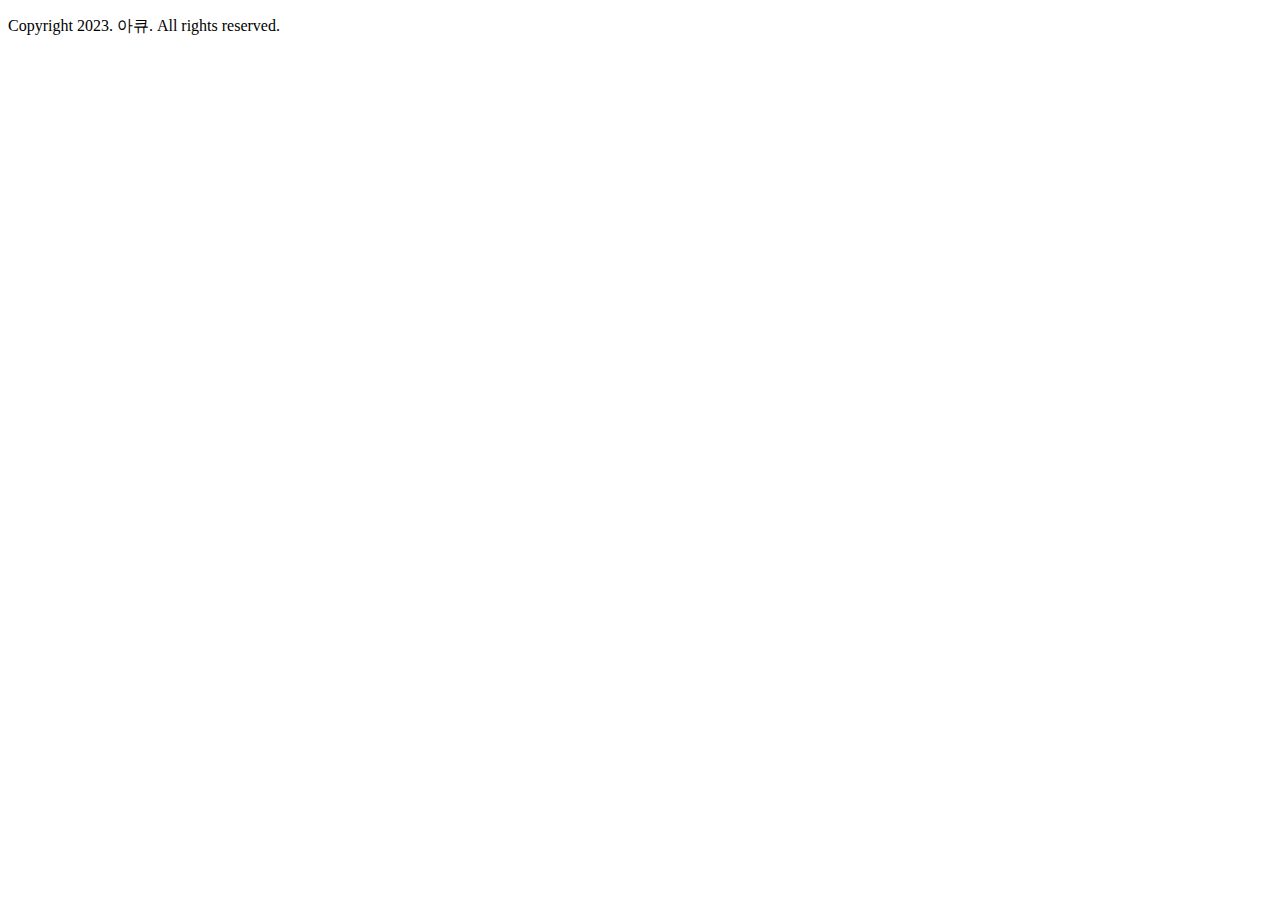
<file: footer.html>
<!DOCTYPE html>
<html lang="en">
<head>
    <meta charset="UTF-8">
    <title>Worlds Without Number</title>
</head>
<body>
<footer>
  <p>Copyright 2023. 아큐. All rights reserved.</p>
</footer>
</body>
</html>
</file>
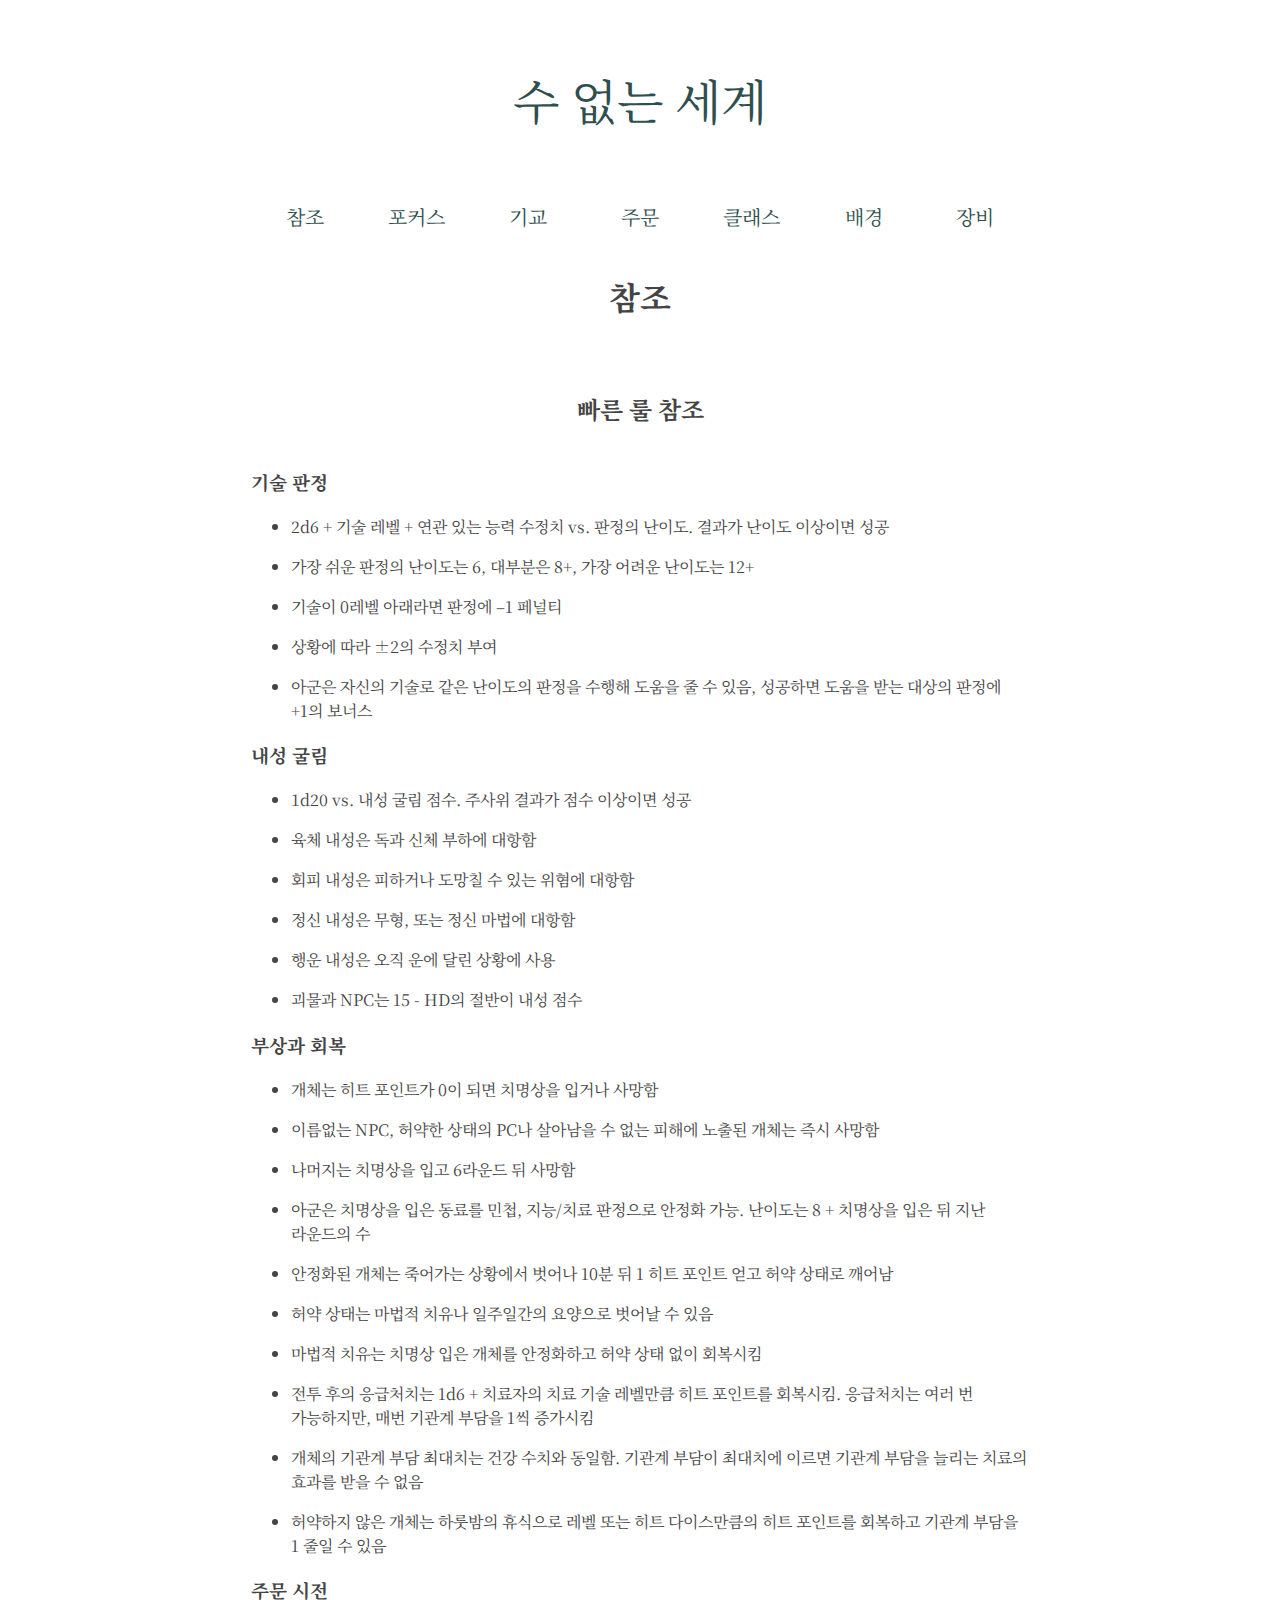
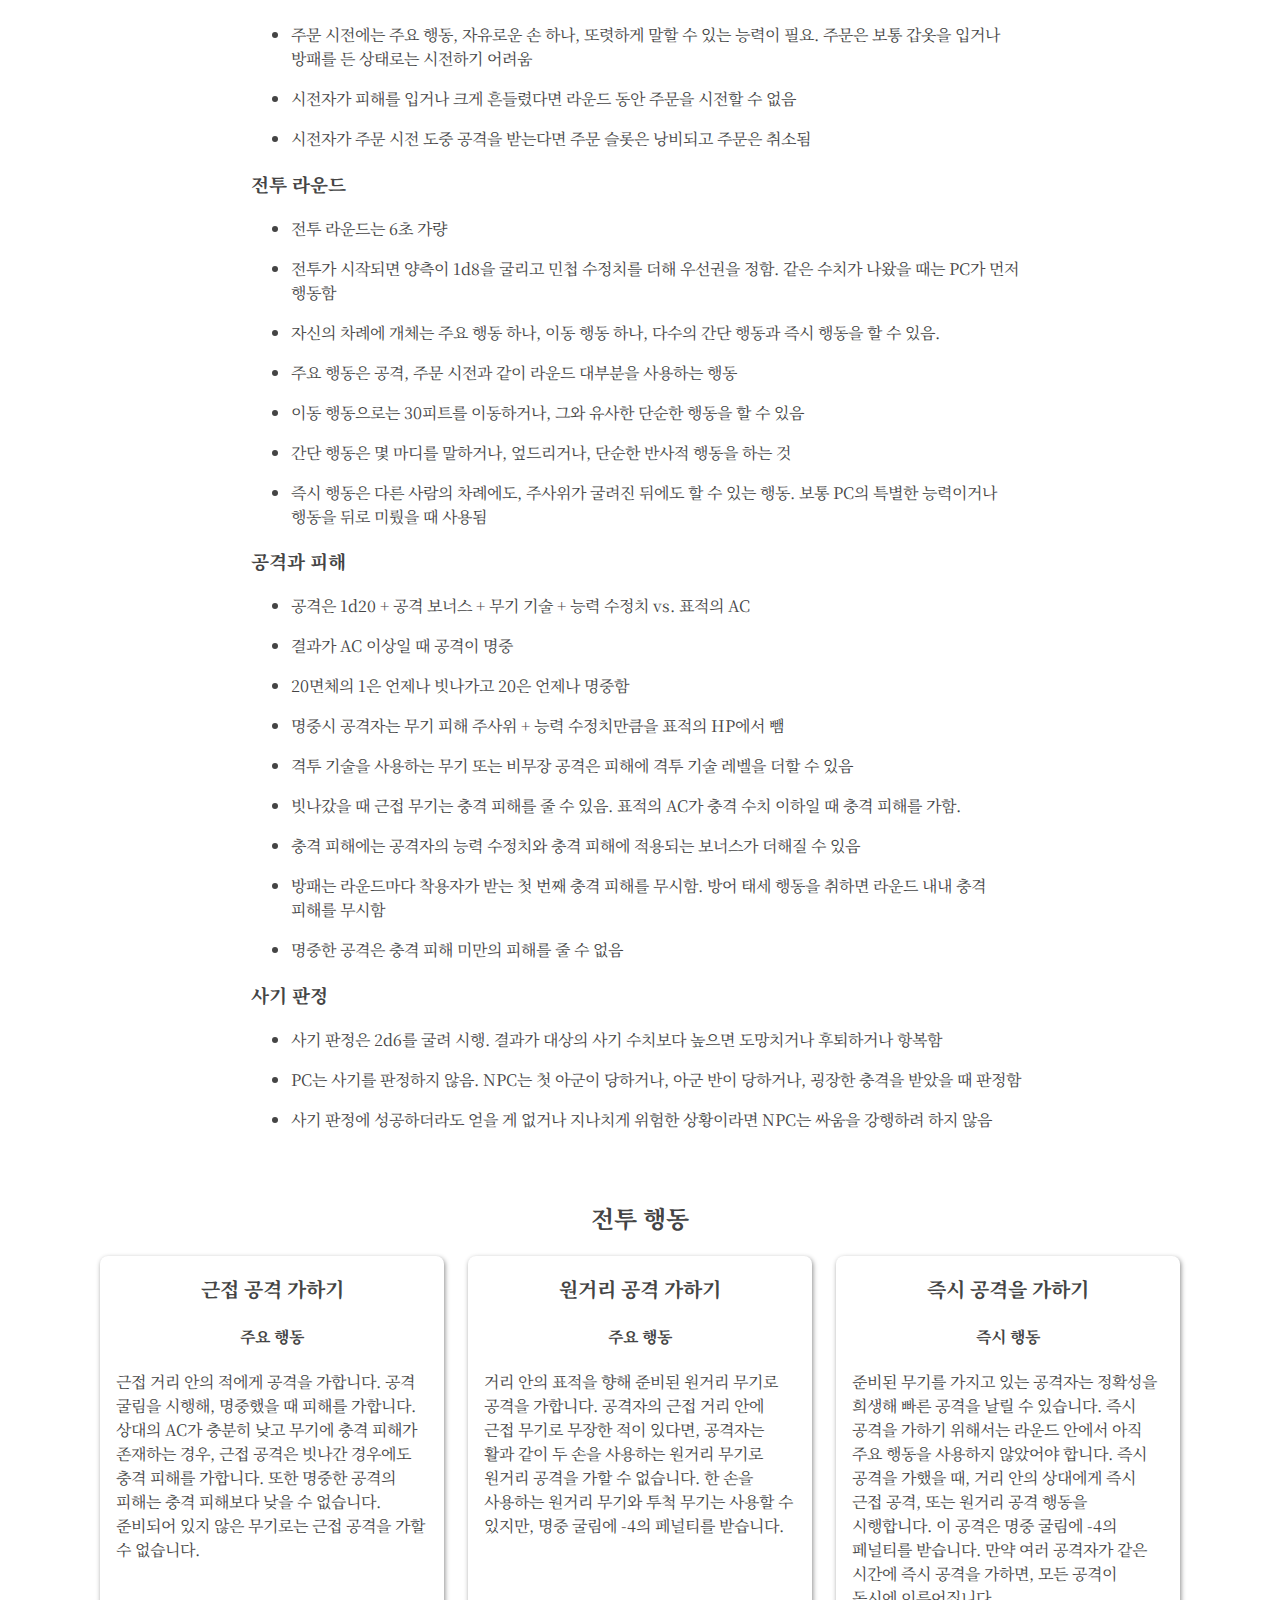
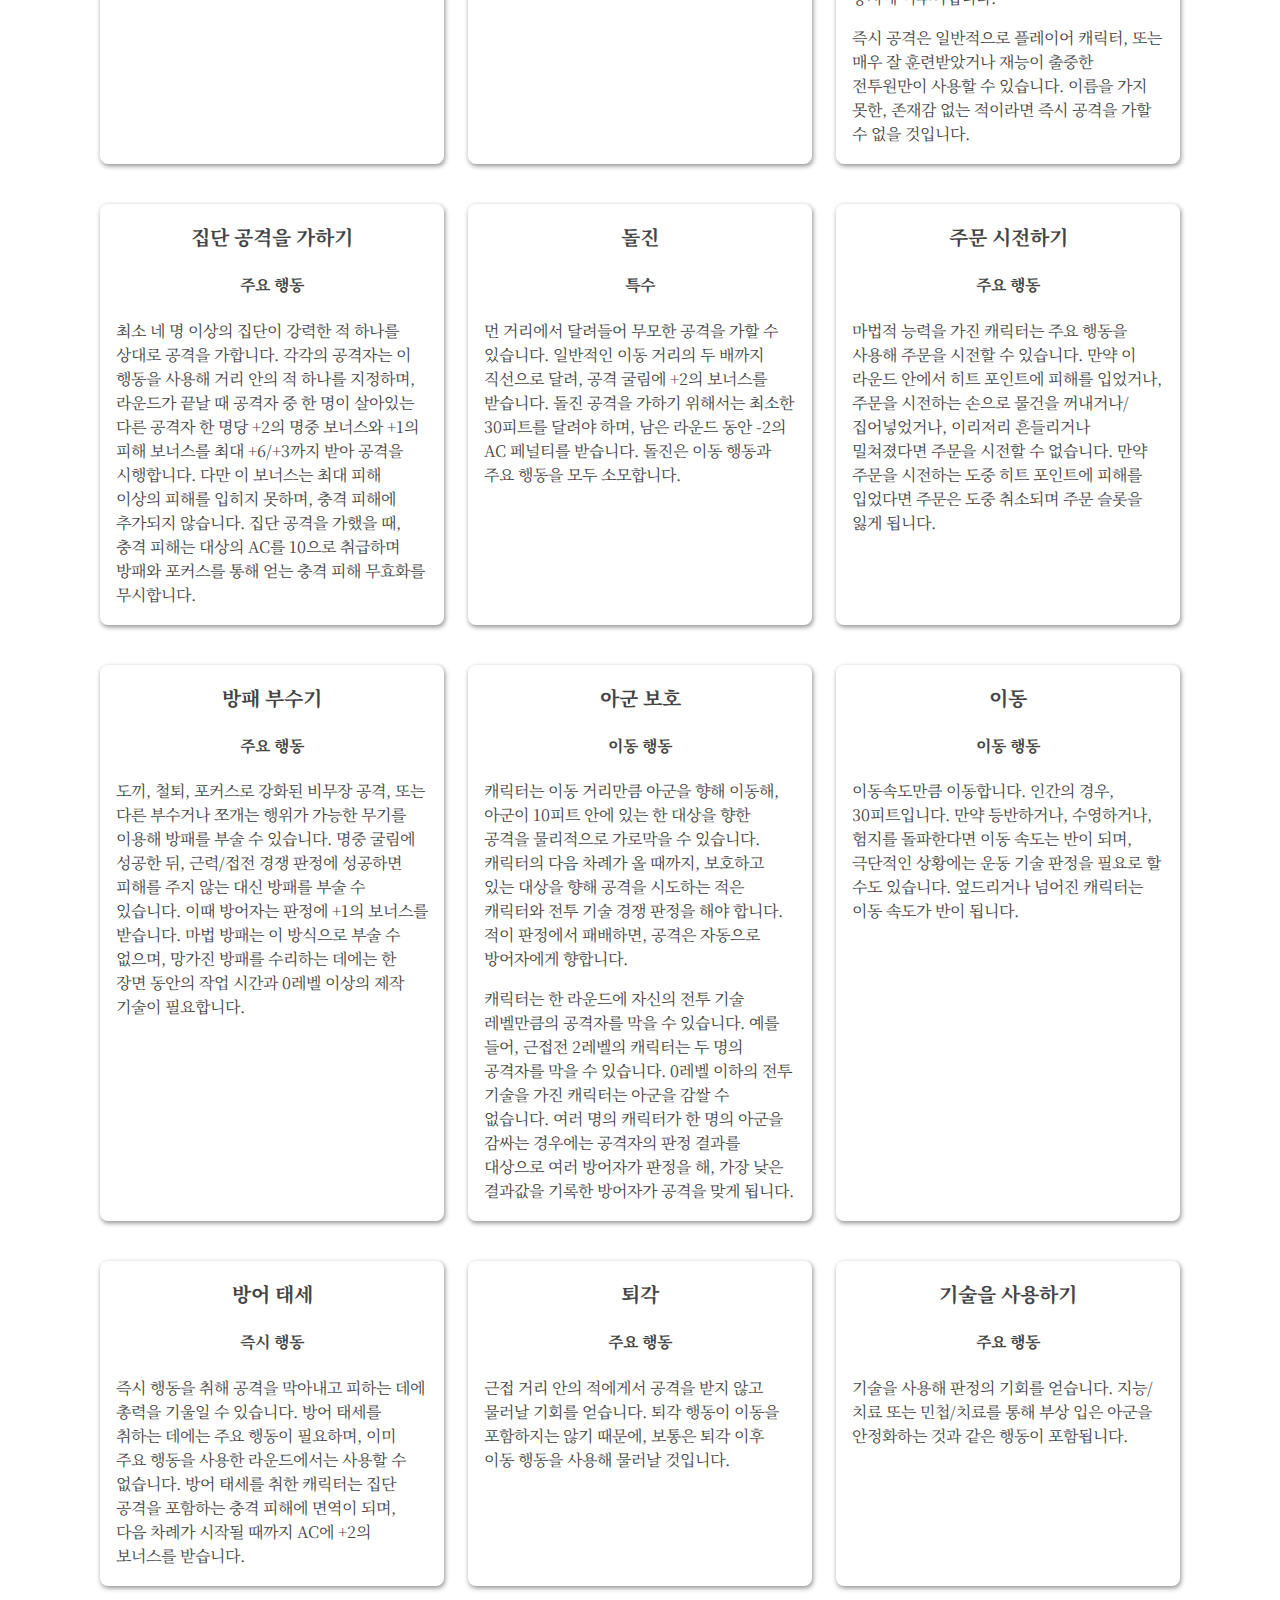
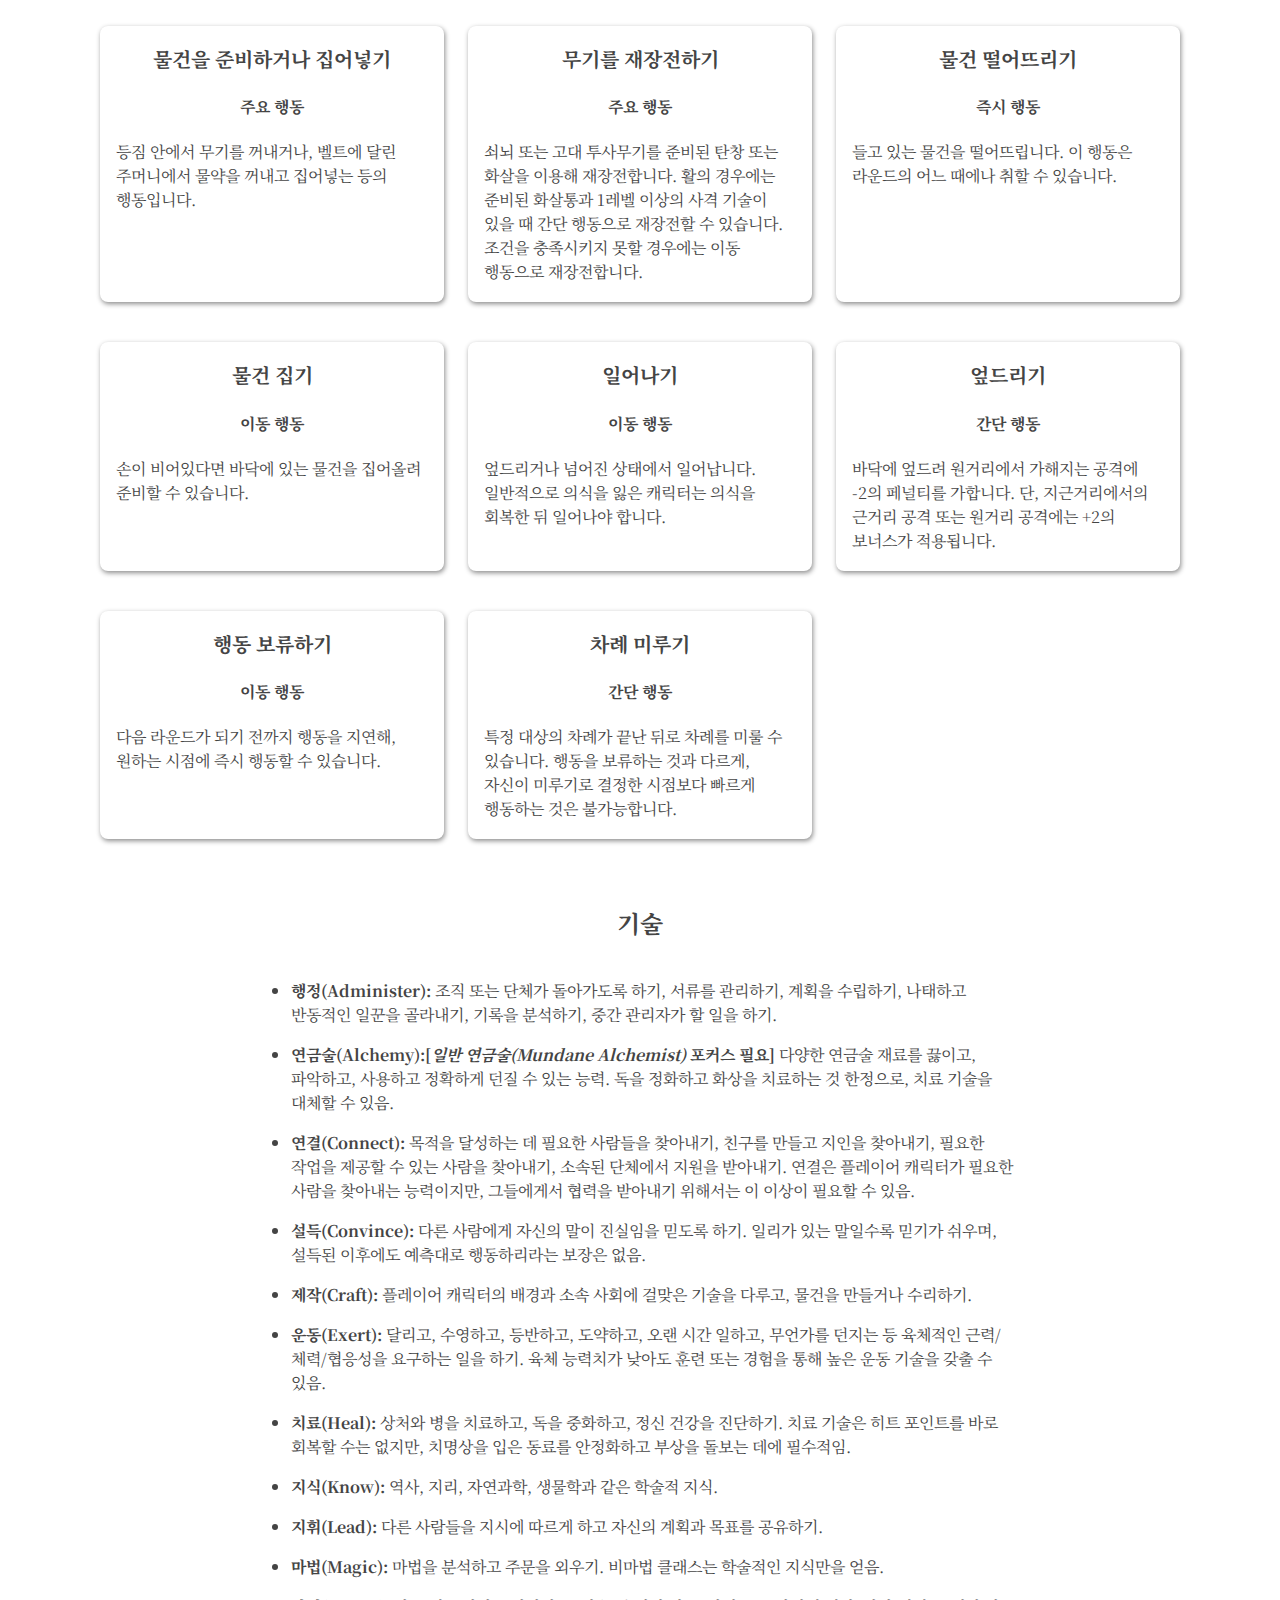
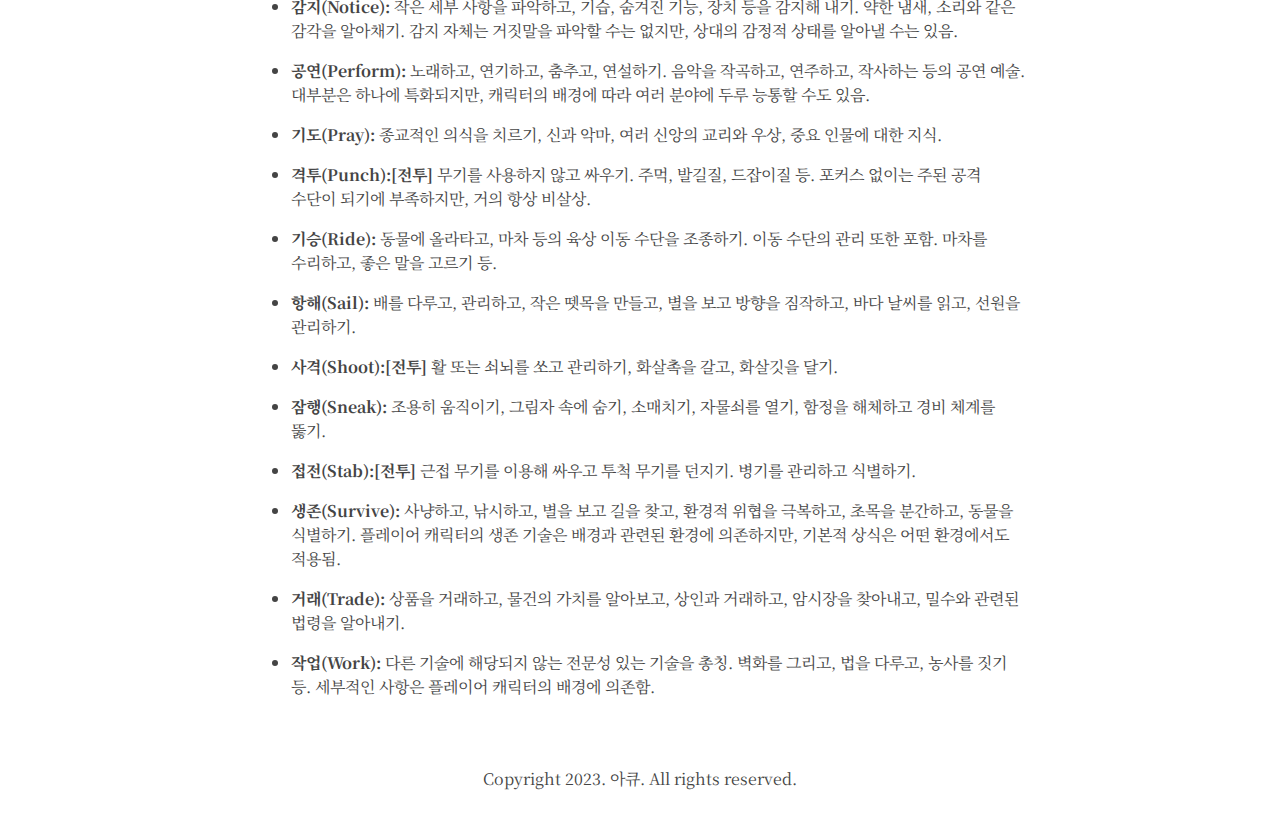
<file: reference.html>
<!DOCTYPE html>
<html lang="en">
<script src="https://ajax.googleapis.com/ajax/libs/jquery/2.1.3/jquery.min.js"></script>
<script>
    $(function(){
        $("#header").load("header.html");
        $("#footer").load("footer.html");
    });
</script>
<head>
    <link rel="stylesheet" href="style.css">
    <meta charset="UTF-8">
    <title>WWN-Reference</title>
</head>
<body>
<div id="header"></div>
<h1>참조</h1>
<h2>빠른 룰 참조</h2>
<div class="listing">
    <h3>기술 판정</h3>
    <ul>
        <li><p>2d6 + 기술 레벨 + 연관 있는 능력 수정치 vs. 판정의 난이도. 결과가 난이도 이상이면 성공</p></li>
        <li><p>가장 쉬운 판정의 난이도는 6, 대부분은 8+, 가장 어려운 난이도는 12+</p></li>
        <li><p>기술이 0레벨 아래라면 판정에 –1 페널티</p></li>
        <li><p>상황에 따라 ±2의 수정치 부여</p></li>
        <li><p>아군은 자신의 기술로 같은 난이도의 판정을 수행해 도움을 줄 수 있음, 성공하면 도움을 받는 대상의 판정에 +1의 보너스</p></li>
    </ul>
    <h3>내성 굴림</h3>
    <ul>
        <li><p>1d20 vs. 내성 굴림 점수. 주사위 결과가 점수 이상이면 성공</p></li>
        <li><p>육체 내성은 독과 신체 부하에 대항함</p></li>
        <li><p>회피 내성은 피하거나 도망칠 수 있는 위혐에 대항함</p></li>
        <li><p>정신 내성은 무형, 또는 정신 마법에 대항함</p></li>
        <li><p>행운 내성은 오직 운에 달린 상황에 사용</p></li>
        <li><p>괴물과 NPC는 15 - HD의 절반이 내성 점수</p></li>
    </ul>
    <h3>부상과 회복</h3>
    <ul>
        <li><p>개체는 히트 포인트가 0이 되면 치명상을 입거나 사망함</p></li>
        <li><p>이름없는 NPC, 허약한 상태의 PC나 살아남을 수 없는 피해에 노출된 개체는 즉시 사망함</p></li>
        <li><p>나머지는 치명상을 입고 6라운드 뒤 사망함</p></li>
        <li><p>아군은 치명상을 입은 동료를 민첩, 지능/치료 판정으로 안정화 가능. 난이도는 8 + 치명상을 입은 뒤 지난 라운드의 수</p></li>
        <li><p>안정화된 개체는 죽어가는 상황에서 벗어나 10분 뒤 1 히트 포인트 얻고 허약 상태로 깨어남</p></li>
        <li><p>허약 상태는 마법적 치유나 일주일간의 요양으로 벗어날 수 있음</p></li>
        <li><p>마법적 치유는 치명상 입은 개체를 안정화하고 허약 상태 없이 회복시킴</p></li>
        <li><p>전투 후의 응급처치는 1d6 + 치료자의 치료 기술 레벨만큼 히트 포인트를 회복시킴. 응급처치는 여러 번 가능하지만, 매번 기관계 부담을 1씩 증가시킴</p></li>
        <li><p>개체의 기관계 부담 최대치는 건강 수치와 동일함. 기관계 부담이 최대치에 이르면 기관계 부담을 늘리는 치료의 효과를 받을 수 없음</p></li>
        <li><p>허약하지 않은 개체는 하룻밤의 휴식으로 레벨 또는 히트 다이스만큼의 히트 포인트를 회복하고 기관계 부담을 1 줄일 수 있음</p></li>
    </ul>
    <h3>주문 시전</h3>
    <ul>
        <li><p>주문 시전에는 주요 행동, 자유로운 손 하나, 또렷하게 말할 수 있는 능력이 필요. 주문은 보통 갑옷을 입거나 방패를 든 상태로는 시전하기 어려움</p></li>
        <li><p>시전자가 피해를 입거나 크게 흔들렸다면 라운드 동안 주문을 시전할 수 없음</p></li>
        <li><p>시전자가 주문 시전 도중 공격을 받는다면 주문 슬롯은 낭비되고 주문은 취소됨</p></li>
    </ul>
    <h3>전투 라운드</h3>
    <ul>
        <li><p>전투 라운드는 6초 가량</p></li>
        <li><p>전투가 시작되면 양측이 1d8을 굴리고 민첩 수정치를 더해 우선권을 정함. 같은 수치가 나왔을 때는 PC가 먼저 행동함</p></li>
        <li><p>자신의 차례에 개체는 주요 행동 하나, 이동 행동 하나, 다수의 간단 행동과 즉시 행동을 할 수 있음.</p></li>
        <li><p>주요 행동은 공격, 주문 시전과 같이 라운드 대부분을 사용하는 행동</p></li>
        <li><p>이동 행동으로는 30피트를 이동하거나, 그와 유사한 단순한 행동을 할 수 있음</p></li>
        <li><p>간단 행동은 몇 마디를 말하거나, 엎드리거나, 단순한 반사적 행동을 하는 것</p></li>
        <li><p>즉시 행동은 다른 사람의 차례에도, 주사위가 굴려진 뒤에도 할 수 있는 행동. 보통 PC의 특별한 능력이거나 행동을 뒤로 미뤘을 때 사용됨</p></li>
    </ul>
    <h3>공격과 피해</h3>
    <ul>
        <li><p>공격은 1d20 + 공격 보너스 + 무기 기술 + 능력 수정치 vs. 표적의 AC</p></li>
        <li><p>결과가 AC 이상일 때 공격이 명중</p></li>
        <li><p>20면체의 1은 언제나 빗나가고 20은 언제나 명중함</p></li>
        <li><p>명중시 공격자는 무기 피해 주사위 + 능력 수정치만큼을 표적의 HP에서 뺌</p></li>
        <li><p>격투 기술을 사용하는 무기 또는 비무장 공격은 피해에 격투 기술 레벨을 더할 수 있음</p></li>
        <li><p>빗나갔을 때 근접 무기는 충격 피해를 줄 수 있음. 표적의 AC가 충격 수치 이하일 때 충격 피해를 가함.</p></li>
        <li><p>충격 피해에는 공격자의 능력 수정치와 충격 피해에 적용되는 보너스가 더해질 수 있음</p></li>
        <li><p>방패는 라운드마다 착용자가 받는 첫 번째 충격 피해를 무시함. 방어 태세 행동을 취하면 라운드 내내 충격 피해를 무시함</p></li>
        <li><p>명중한 공격은 충격 피해 미만의 피해를 줄 수 없음</p></li>
    </ul>
    <h3>사기 판정</h3>
    <ul>
        <li><p>사기 판정은 2d6를 굴려 시행. 결과가 대상의 사기 수치보다 높으면 도망치거나 후퇴하거나 항복함</p></li>
        <li><p>PC는 사기를 판정하지 않음. NPC는 첫 아군이 당하거나, 아군 반이 당하거나, 굉장한 충격을 받았을 때 판정함</p></li>
        <li><p>사기 판정에 성공하더라도 얻을 게 없거나 지나치게 위험한 상황이라면 NPC는 싸움을 강행하려 하지 않음</p></li>
    </ul>
</div>
<h2>전투 행동</h2>
<ul class="card-wrapper">
    <li class="card">
        <h3>근접 공격 가하기</h3>
        <h4>주요 행동</h4>
        <p>
            근접 거리 안의 적에게 공격을 가합니다. 공격 굴림을 시행해, 명중했을 때 피해를 가합니다.
            상대의 AC가 충분히 낮고 무기에 충격 피해가 존재하는 경우, 근접 공격은 빗나간 경우에도 충격 피해를 가합니다.
            또한 명중한 공격의 피해는 충격 피해보다 낮을 수 없습니다. 준비되어 있지 않은 무기로는 근접 공격을 가할 수 없습니다.
        </p>
    </li>
    <li class="card">
        <h3>원거리 공격 가하기</h3>
        <h4>주요 행동</h4>
        <p>
            거리 안의 표적을 향해 준비된 원거리 무기로 공격을 가합니다. 공격자의 근접 거리 안에 근접 무기로 무장한 적이 있다면,
            공격자는 활과 같이 두 손을 사용하는 원거리 무기로 원거리 공격을 가할 수 없습니다.
            한 손을 사용하는 원거리 무기와 투척 무기는 사용할 수 있지만, 명중 굴림에 -4의 페널티를 받습니다.
        </p>
    </li>
    <li class="card">
        <h3>즉시 공격을 가하기</h3>
        <h4>즉시 행동</h4>
        <p>
            준비된 무기를 가지고 있는 공격자는 정확성을 희생해 빠른 공격을 날릴 수 있습니다.
            즉시 공격을 가하기 위해서는 라운드 안에서 아직 주요 행동을 사용하지 않았어야 합니다.
            즉시 공격을 가했을 때, 거리 안의 상대에게 즉시 근접 공격, 또는 원거리 공격 행동을 시행합니다.
            이 공격은 명중 굴림에 -4의 페널티를 받습니다. 만약 여러 공격자가 같은 시간에 즉시 공격을 가하면,
            모든 공격이 동시에 이루어집니다.
        </p>
        <p>
            즉시 공격은 일반적으로 플레이어 캐릭터, 또는 매우 잘 훈련받았거나 재능이 출중한 전투원만이 사용할 수 있습니다.
            이름을 가지 못한, 존재감 없는 적이라면 즉시 공격을 가할 수 없을 것입니다.
        </p>
    </li>
    <li class="card">
        <h3>집단 공격을 가하기</h3>
        <h4>주요 행동</h4>
        <p>
            최소 네 명 이상의 집단이 강력한 적 하나를 상대로 공격을 가합니다.
            각각의 공격자는 이 행동을 사용해 거리 안의 적 하나를 지정하며,
            라운드가 끝날 때 공격자 중 한 명이 살아있는 다른 공격자 한 명당 +2의 명중 보너스와 +1의 피해 보너스를
            최대 +6/+3까지 받아 공격을 시행합니다. 다만 이 보너스는 최대 피해 이상의 피해를 입히지 못하며,
            충격 피해에 추가되지 않습니다. 집단 공격을 가했을 때, 충격 피해는 대상의 AC를 10으로 취급하며 방패와 포커스를 통해
            얻는 충격 피해 무효화를 무시합니다.
        </p>
    </li>
    <li class="card">
        <h3>돌진</h3>
        <h4>특수</h4>
        <p>
            먼 거리에서 달려들어 무모한 공격을 가할 수 있습니다. 일반적인 이동 거리의 두 배까지 직선으로 달려,
            공격 굴림에 +2의 보너스를 받습니다. 돌진 공격을 가하기 위해서는 최소한 30피트를 달려야 하며,
            남은 라운드 동안 -2의 AC 페널티를 받습니다. 돌진은 이동 행동과 주요 행동을 모두 소모합니다.
        </p>
    </li>
    <li class="card">
        <h3>주문 시전하기</h3>
        <h4>주요 행동</h4>
        <p>
            마법적 능력을 가진 캐릭터는 주요 행동을 사용해 주문을 시전할 수 있습니다.
            만약 이 라운드 안에서 히트 포인트에 피해를 입었거나, 주문을 시전하는 손으로 물건을 꺼내거나/집어넣었거나,
            이리저리 흔들리거나 밀쳐졌다면 주문을 시전할 수 없습니다.
            만약 주문을 시전하는 도중 히트 포인트에 피해를 입었다면 주문은 도중 취소되며 주문 슬롯을 잃게 됩니다.
        </p>
    </li>
    <li class="card">
        <h3>방패 부수기</h3>
        <h4>주요 행동</h4>
        <p>
            도끼, 철퇴, 포커스로 강화된 비무장 공격, 또는 다른 부수거나 쪼개는 행위가 가능한 무기를 이용해 방패를 부술 수 있습니다.
            명중 굴림에 성공한 뒤, 근력/접전 경쟁 판정에 성공하면 피해를 주지 않는 대신 방패를 부술 수 있습니다.
            이때 방어자는 판정에 +1의 보너스를 받습니다. 마법 방패는 이 방식으로 부술 수 없으며,
            망가진 방패를 수리하는 데에는 한 장면 동안의 작업 시간과 0레벨 이상의 제작 기술이 필요합니다.
        </p>
    </li>
    <li class="card">
        <h3>아군 보호</h3>
        <h4>이동 행동</h4>
        <p>
            캐릭터는 이동 거리만큼 아군을 향해 이동해, 아군이 10피트 안에 있는 한 대상을 향한 공격을 물리적으로 가로막을 수 있습니다.
            캐릭터의 다음 차례가 올 때까지, 보호하고 있는 대상을 향해 공격을 시도하는 적은 캐릭터와 전투 기술 경쟁 판정을 해야 합니다.
            적이 판정에서 패배하면, 공격은 자동으로 방어자에게 향합니다.
        </p>
        <p>
            캐릭터는 한 라운드에 자신의 전투 기술 레벨만큼의 공격자를 막을 수 있습니다.
            예를 들어, 근접전 2레벨의 캐릭터는 두 명의 공격자를 막을 수 있습니다.
            0레벨 이하의 전투 기술을 가진 캐릭터는 아군을 감쌀 수 없습니다.
            여러 명의 캐릭터가 한 명의 아군을 감싸는 경우에는 공격자의 판정 결과를 대상으로 여러 방어자가 판정을 해,
            가장 낮은 결과값을 기록한 방어자가 공격을 맞게 됩니다.
        </p>
    </li>
    <li class="card">
        <h3>이동</h3>
        <h4>이동 행동</h4>
        <p>
            이동속도만큼 이동합니다. 인간의 경우, 30피트입니다. 만약 등반하거나, 수영하거나, 험지를 돌파한다면 이동 속도는 반이 되며,
            극단적인 상황에는 운동 기술 판정을 필요로 할 수도 있습니다. 엎드리거나 넘어진 캐릭터는 이동 속도가 반이 됩니다.
        </p>
    </li>
    <li class="card">
        <h3>방어 태세</h3>
        <h4>즉시 행동</h4>
        <p>
            즉시 행동을 취해 공격을 막아내고 피하는 데에 총력을 기울일 수 있습니다.
            방어 태세를 취하는 데에는 주요 행동이 필요하며, 이미 주요 행동을 사용한 라운드에서는 사용할 수 없습니다.
            방어 태세를 취한 캐릭터는 집단 공격을 포함하는 충격 피해에 면역이 되며, 다음 차례가 시작될 때까지 AC에 +2의 보너스를 받습니다.
        </p>
    </li>
    <li class="card">
        <h3>퇴각</h3>
        <h4>주요 행동</h4>
        <p>
            근접 거리 안의 적에게서 공격을 받지 않고 물러날 기회를 얻습니다. 퇴각 행동이 이동을 포함하지는 않기 때문에,
            보통은 퇴각 이후 이동 행동을 사용해 물러날 것입니다.
        </p>
    </li>
    <li class="card">
        <h3>기술을 사용하기</h3>
        <h4>주요 행동</h4>
        <p>
            기술을 사용해 판정의 기회를 얻습니다.
            지능/치료 또는 민첩/치료를 통해 부상 입은 아군을 안정화하는 것과 같은 행동이 포함됩니다.
        </p>
    </li>
    <li class="card">
        <h3>물건을 준비하거나 집어넣기</h3>
        <h4>주요 행동</h4>
        <p>
            등짐 안에서 무기를 꺼내거나, 벨트에 달린 주머니에서 물약을 꺼내고 집어넣는 등의 행동입니다.
        </p>
    </li>
    <li class="card">
        <h3>무기를 재장전하기</h3>
        <h4>주요 행동</h4>
        <p>
            쇠뇌 또는 고대 투사무기를 준비된 탄창 또는 화살을 이용해 재장전합니다.
            활의 경우에는 준비된 화살통과 1레벨 이상의 사격 기술이 있을 때 간단 행동으로 재장전할 수 있습니다.
            조건을 충족시키지 못할 경우에는 이동 행동으로 재장전합니다.
        </p>
    </li>
    <li class="card">
        <h3>물건 떨어뜨리기</h3>
        <h4>즉시 행동</h4>
        <p>
            들고 있는 물건을 떨어뜨립니다. 이 행동은 라운드의 어느 때에나 취할 수 있습니다.
        </p>
    </li>
    <li class="card">
        <h3>물건 집기</h3>
        <h4>이동 행동</h4>
        <p>
            손이 비어있다면 바닥에 있는 물건을 집어올려 준비할 수 있습니다.
        </p>
    </li>
    <li class="card">
        <h3>일어나기</h3>
        <h4>이동 행동</h4>
        <p>
            엎드리거나 넘어진 상태에서 일어납니다. 일반적으로 의식을 잃은 캐릭터는 의식을 회복한 뒤 일어나야 합니다.
        </p>
    </li>
    <li class="card">
        <h3>엎드리기</h3>
        <h4>간단 행동</h4>
        <p>
            바닥에 엎드려 원거리에서 가해지는 공격에 -2의 페널티를 가합니다.
            단, 지근거리에서의 근거리 공격 또는 원거리 공격에는 +2의 보너스가 적용됩니다.
        </p>
    </li>
    <li class="card">
        <h3>행동 보류하기</h3>
        <h4>이동 행동</h4>
        <p>
            다음 라운드가 되기 전까지 행동을 지연해, 원하는 시점에 즉시 행동할 수 있습니다.
        </p>
    </li>
    <li class="card">
        <h3>차례 미루기</h3>
        <h4>간단 행동</h4>
        <p>
            특정 대상의 차례가 끝난 뒤로 차례를 미룰 수 있습니다. 행동을 보류하는 것과 다르게,
            자신이 미루기로 결정한 시점보다 빠르게 행동하는 것은 불가능합니다.
        </p>
    </li>
</ul>
<h2>기술</h2>
<div class="listing">
    <ul>
        <li><p><b>행정(Administer):</b> 조직 또는 단체가 돌아가도록 하기, 서류를 관리하기, 계획을 수립하기, 나태하고 반동적인 일꾼을 골라내기,
            기록을 분석하기, 중간 관리자가 할 일을 하기.</p></li>
        <li><p><b>연금술(Alchemy):[<i>일반 연금술(Mundane Alchemist)</i> 포커스 필요]</b> 다양한 연금술 재료를 끓이고, 파악하고,
            사용하고 정확하게 던질 수 있는 능력. 독을 정화하고 화상을 치료하는 것 한정으로, 치료 기술을 대체할 수 있음. </p></li>
        <li><p><b>연결(Connect):</b> 목적을 달성하는 데 필요한 사람들을 찾아내기, 친구를 만들고 지인을 찾아내기,
            필요한 작업을 제공할 수 있는 사람을 찾아내기, 소속된 단체에서 지원을 받아내기.
            연결은 플레이어 캐릭터가 필요한 사람을 찾아내는 능력이지만, 그들에게서 협력을 받아내기 위해서는 이 이상이 필요할 수 있음.</p></li>
        <li><p><b>설득(Convince):</b> 다른 사람에게 자신의 말이 진실임을 믿도록 하기. 일리가 있는 말일수록 믿기가 쉬우며,
            설득된 이후에도 예측대로 행동하리라는 보장은 없음.</p></li>
        <li><p><b>제작(Craft):</b> 플레이어 캐릭터의 배경과 소속 사회에 걸맞은 기술을 다루고, 물건을 만들거나 수리하기.</p></li>
        <li><p><b>운동(Exert):</b> 달리고, 수영하고, 등반하고, 도약하고, 오랜 시간 일하고, 무언가를 던지는 등 육체적인
            근력/체력/협응성을 요구하는 일을 하기. 육체 능력치가 낮아도 훈련 또는 경험을 통해 높은 운동 기술을 갖출 수 있음.</p></li>
        <li><p><b>치료(Heal):</b> 상처와 병을 치료하고, 독을 중화하고, 정신 건강을 진단하기. 치료 기술은 히트 포인트를 바로 회복할 수는 없지만,
            치명상을 입은 동료를 안정화하고 부상을 돌보는 데에 필수적임.</p></li>
        <li><p><b>지식(Know):</b> 역사, 지리, 자연과학, 생물학과 같은 학술적 지식.</p></li>
        <li><p><b>지휘(Lead):</b> 다른 사람들을 지시에 따르게 하고 자신의 계획과 목표를 공유하기.</p></li>
        <li><p><b>마법(Magic):</b> 마법을 분석하고 주문을 외우기. 비마법 클래스는 학술적인 지식만을 얻음.</p></li>
        <li><p><b>감지(Notice):</b> 작은 세부 사항을 파악하고, 기습, 숨겨진 기능, 장치 등을 감지해 내기. 약한 냄새, 소리와 같은 감각을 알아채기.
            감지 자체는 거짓말을 파악할 수는 없지만, 상대의 감정적 상태를 알아낼 수는 있음.</p></li>
        <li><p><b>공연(Perform):</b> 노래하고, 연기하고, 춤추고, 연설하기. 음악을 작곡하고, 연주하고, 작사하는 등의 공연 예술.
            대부분은 하나에 특화되지만, 캐릭터의 배경에 따라 여러 분야에 두루 능통할 수도 있음.</p></li>
        <li><p><b>기도(Pray):</b> 종교적인 의식을 치르기, 신과 악마, 여러 신앙의 교리와 우상, 중요 인물에 대한 지식.</p></li>
        <li><p><b>격투(Punch):[전투]</b> 무기를 사용하지 않고 싸우기. 주먹, 발길질, 드잡이질 등. 포커스 없이는 주된 공격 수단이 되기에 부족하지만,
            거의 항상 비살상.</p></li>
        <li><p><b>기승(Ride):</b> 동물에 올라타고, 마차 등의 육상 이동 수단을 조종하기.
            이동 수단의 관리 또한 포함. 마차를 수리하고, 좋은 말을 고르기 등.</p></li>
        <li><p><b>항해(Sail):</b> 배를 다루고, 관리하고, 작은 뗏목을 만들고, 별을 보고 방향을 짐작하고, 바다 날씨를 읽고, 선원을 관리하기.</p></li>
        <li><p><b>사격(Shoot):[전투]</b> 활 또는 쇠뇌를 쏘고 관리하기, 화살촉을 갈고, 화살깃을 달기.</p></li>
        <li><p><b>잠행(Sneak):</b> 조용히 움직이기, 그림자 속에 숨기, 소매치기, 자물쇠를 열기, 함정을 해체하고 경비 체계를 뚫기.</p></li>
        <li><p><b>접전(Stab):[전투]</b> 근접 무기를 이용해 싸우고 투척 무기를 던지기. 병기를 관리하고 식별하기.</p></li>
        <li><p><b>생존(Survive):</b> 사냥하고, 낚시하고, 별을 보고 길을 찾고, 환경적 위협을 극복하고, 초목을 분간하고,
            동물을 식별하기. 플레이어 캐릭터의 생존 기술은 배경과 관련된 환경에 의존하지만, 기본적 상식은 어떤 환경에서도 적용됨.</p></li>
        <li><p><b>거래(Trade):</b> 상품을 거래하고, 물건의 가치를 알아보고, 상인과 거래하고, 암시장을 찾아내고,
            밀수와 관련된 법령을 알아내기.</p></li>
        <li><p><b>작업(Work):</b> 다른 기술에 해당되지 않는 전문성 있는 기술을 총칭. 벽화를 그리고, 법을 다루고, 농사를 짓기 등.
            세부적인 사항은 플레이어 캐릭터의 배경에 의존함.</p></li>
    </ul>
</div>
<div id="footer"></div>
</body>
</html>
</file>
<file: style.css>
@import url('https://fonts.googleapis.com/css2?family=Noto+Serif+KR&display=swap');

* {
    box-sizing: border-box;
    font-family: 'Noto Serif KR', serif;
    word-break: keep-all;
}

body {
    display: grid;
    place-content: center;
    justify-items: center;
    min-height: 100vh;
    margin: 0;
    padding: 1rem;
    line-height: 1.5;
    color: #444;
}

h2 {
    margin-top: 50px
}

.title {
    display: block;
    font-size: 3em;
    margin-block-start: 0.67em;
    margin-block-end: 0.67em;
    margin-inline-start: 0px;
    margin-inline-end: 0px;
}

.nav-bar{
    margin: 0;
    display: grid;
    grid-template-columns: repeat(auto-fit, minmax(7ch, 3fr));
    grid-gap: 0.3rem;
    max-width: 100vw;
    width: 90ch;
    padding: 2px 16px;

}

.listing{
    margin: 0;
    grid-gap: 0.3rem;
    max-width: 100vw;
    width: 90ch;
    padding: 2px 16px;

}

.header-card{
    list-style: none;
    margin: 0;
    display: grid;
    grid-template-columns: repeat(auto-fit, minmax(30ch, 3fr));
    grid-gap: 1.5rem;
    max-width: 100vw;
    width: 120ch;
    padding: 2px 16px;
    text-indent: 30px;
}

.card-wrapper {
    list-style: none;
    padding: 0;
    margin: 0;
    display: grid;
    grid-template-columns: repeat(auto-fit, minmax(30ch, 1fr));
    grid-gap: 1.5rem;
    max-width: 100vw;
    width: 120ch;
}


.card-wrapper-2 {
    list-style: none;
    padding: 0;
    margin: 0;
    display: grid;
    grid-template-columns: repeat(auto-fit, minmax(50ch, 1fr));
    grid-gap: 1.5rem;
    max-width: 100vw;
    width: 120ch;
}


.card {
    background-color: #fff;
    border-radius: 0.5rem;
    box-shadow: 0.05rem 0.1rem 0.3rem -0.03rem rgba(0, 0, 0, 0.45);
    overflow: hidden;
    padding: 2px 16px;
    margin-bottom: 1rem;

}

.card h3 {
    margin-top: 1rem;
    font-size: 1.25rem;
    text-align: center;
}

.card h4{
    text-align: center;
}

.card h5{
    font-size: 0.9rem;
    text-align: center;
}

.card #select-div{
    text-align: center;
    margin-top: 10px;
}

.card select{
    text-align: center;
}

.centerize {
    text-align: center;
    vertical-align: middle;
    padding-top: 5em;
}

.centerize-less-pad{
    text-align: center;
    vertical-align: middle;
    padding-top: 2em;
}

.collapsible {
    background-color: #444;
    color: white;
    cursor: pointer;
    padding: 3ch 5ch ;
    width: 120ch;
    border: none;
    text-align: left;
    outline: none;
    font-size: 15px;
    margin-top: 10px;
}

.active, .collapsible:hover {
    background-color: #555;
}

.content {
    padding: 3ch 2ch;
    width: 112.5ch;
    display: none;
    background-color: #f1f1f1;
}

.centerize-buttons {
    align-items: center;
    list-style: none;
    margin: 0;
    display: grid;
    grid-template-columns: repeat(6,minmax(100px, 1fr));
    margin: 2ch 3ch 1ch;
    width: 110ch;
}

.rollStat{
    background-color: #FFF;
    border: 1px solid;
    width: 20ch;
}

.statName {
    padding: 2ch 2ch;
    width: 10ch;
    display: grid;
    text-align: center;
}

.attval {
    width: 10ch;
    display: grid;
    text-align: center;
}

.bgs {
    width: 60%;
    font-size: 15px;
}

.changeStats {
    width: 60%;
    font-size: 15px;
}

.char-sheet {
    padding: 0;
    margin: 0;
    max-width: 90vw;
    width: 120ch;
    border: 1px solid #444444;
    border-radius: 2px;
    display: grid;
    grid-template-columns: 6vw 10vw 10vw 20vw auto;
}

.name-box {
    grid-column-start: span 2;
    grid-row-start: span 2;

    padding-top: 1ch;
    padding-left: 1ch;
    padding-right: 1ch;

    margin-top: 3ch;
    margin-left: 3ch;

    border: 1px solid #444444;
}

input {
    max-width: inherit;
    outline: none;
    border: none;
    border-bottom: 1px solid #444444;
    margin-bottom: 2ch;
}

textarea {
    max-width: 100%;
    outline: none;
    border: 1px solid #444444;
    margin-bottom: 2ch;
    resize: none;
}

.focus-box {
    grid-row-start: span 2;
    max-width: 20vw;
    margin-left: 3ch;
    padding-left: 1ch;
    font-size: 15px;
    padding-right: 0;
    margin-right: 0;
}

.armor-box {
    grid-column-start: span 2;
    max-width: 20vw;
    margin-left: 3ch;
    padding-left: 1ch;
    font-size: 15px;
}

.attribute-box {
    grid-row-start: span 2;
    margin-top: 3ch;
    margin-left: 3ch;
    margin-bottom: 3ch;

    padding-left: 1ch;
    display:grid;
    grid-template-columns: auto;
}

.attribute-single {
    margin-top: 0;
    margin-bottom: 1ch;
    text-align: center;
    border: 1px solid #444444;

}

.hit-point-box{
    margin-top: 3ch;
    margin-left: 3ch;

    padding-top: 3ch;

    border: 1px solid #444444;
    vertical-align: middle;
    text-align: center;

}

.saves-box {
    margin-top: 3ch;
    margin-left: 3ch;
    margin-bottom: 3ch;
    text-align: center;

}


.level-box {
    margin-top: 3ch;
    margin-left: 3ch;
    padding-left: 1ch;
    padding-right: 1ch;

    border: 1px solid #444444;

}

.weapon-box {
    grid-row-start: span 2;
    grid-column-start: span 2;
    max-width: 20vw;
    margin-left: 3ch;
    padding-left: 1ch;
    font-size: 15px;
}


.skill-box{
    grid-row-start: span 2;
    text-align: center;
    max-width: 20vw;
    margin-left: 3ch;
    margin-right: 3ch;
    padding-left: 1ch;
    padding-right: 1ch;

}

.skills {
    display: grid;
    grid-template-columns: auto auto auto auto;
}

.readied-box {
    text-align: center;
    margin-top: 3ch;
    margin-left: 3ch;
    border: 1px solid #444444;
}

a {
    text-decoration: none;
    padding: 1rem;
    color: DarkSlateGray;
    font-size: 1.25rem;
    text-align: center;

}

table {
    margin-left: auto;
    margin-right: auto;
    border-collapse: collapse;
    max-width: 80em;
}

table caption {
    font-size: xx-large;
    padding: 0.5em;
    color: DarkSlateGray;
}

th {
    background-color: WhiteSmoke;
    border: 1px solid WhiteSmoke;
    color: DarkSlateGray;
    vertical-align: middle;
    text-align: center;
    padding: 0.5em 0.5em 0.5em 0.5em ;
}

strong {
    color: DarkSlateGray;
}

table tbody tr:nth-child(even) {
    background: WhiteSmoke;
}

td {
    padding: 0.0em 0.6em;
    border: 1px solid WhiteSmoke;
    text-align: left;
}

td.stat, th.stat {
    text-align: center;
}

tfoot ul {
    list-style-type: none;
}

select {
    text-align: center;
    font-size: 1rem;

}

option {
    text-align: center;
    font-size: 1rem;
}

footer{
    margin-top: 50px;

}
</file>
